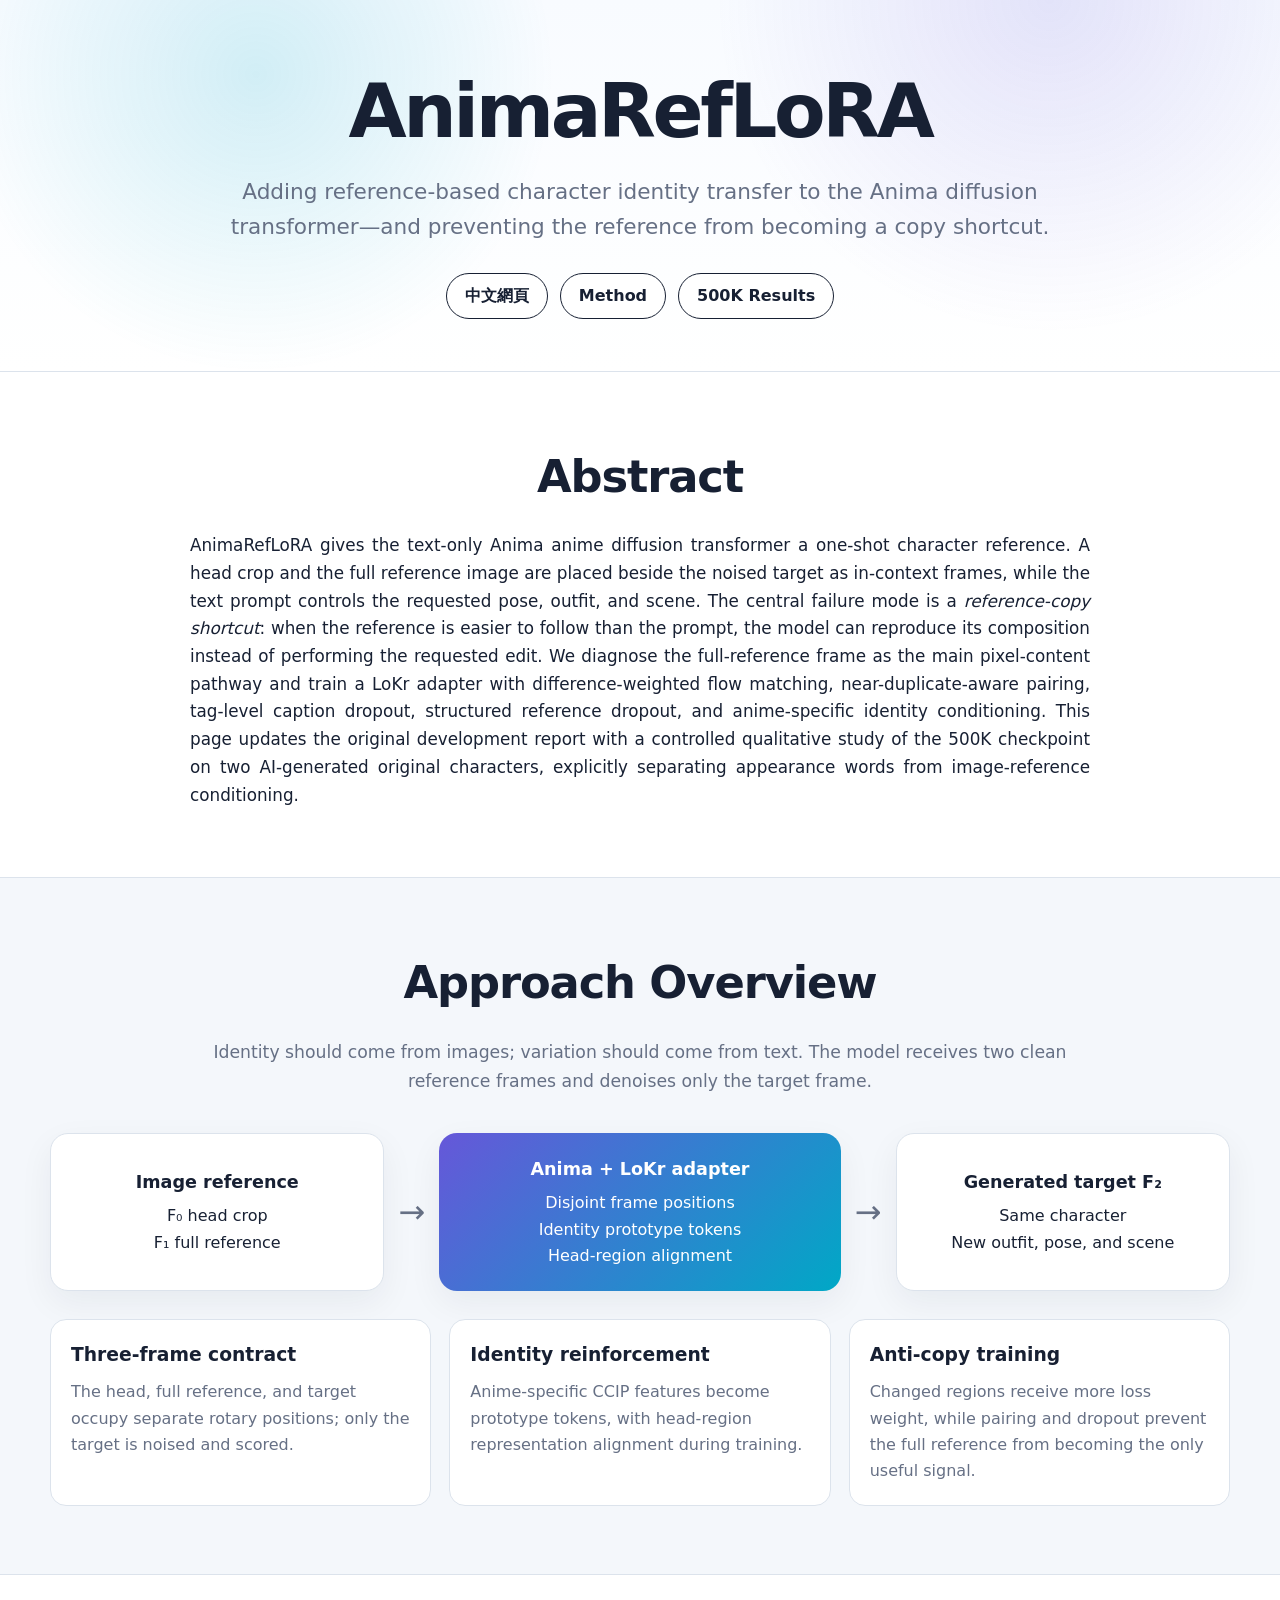
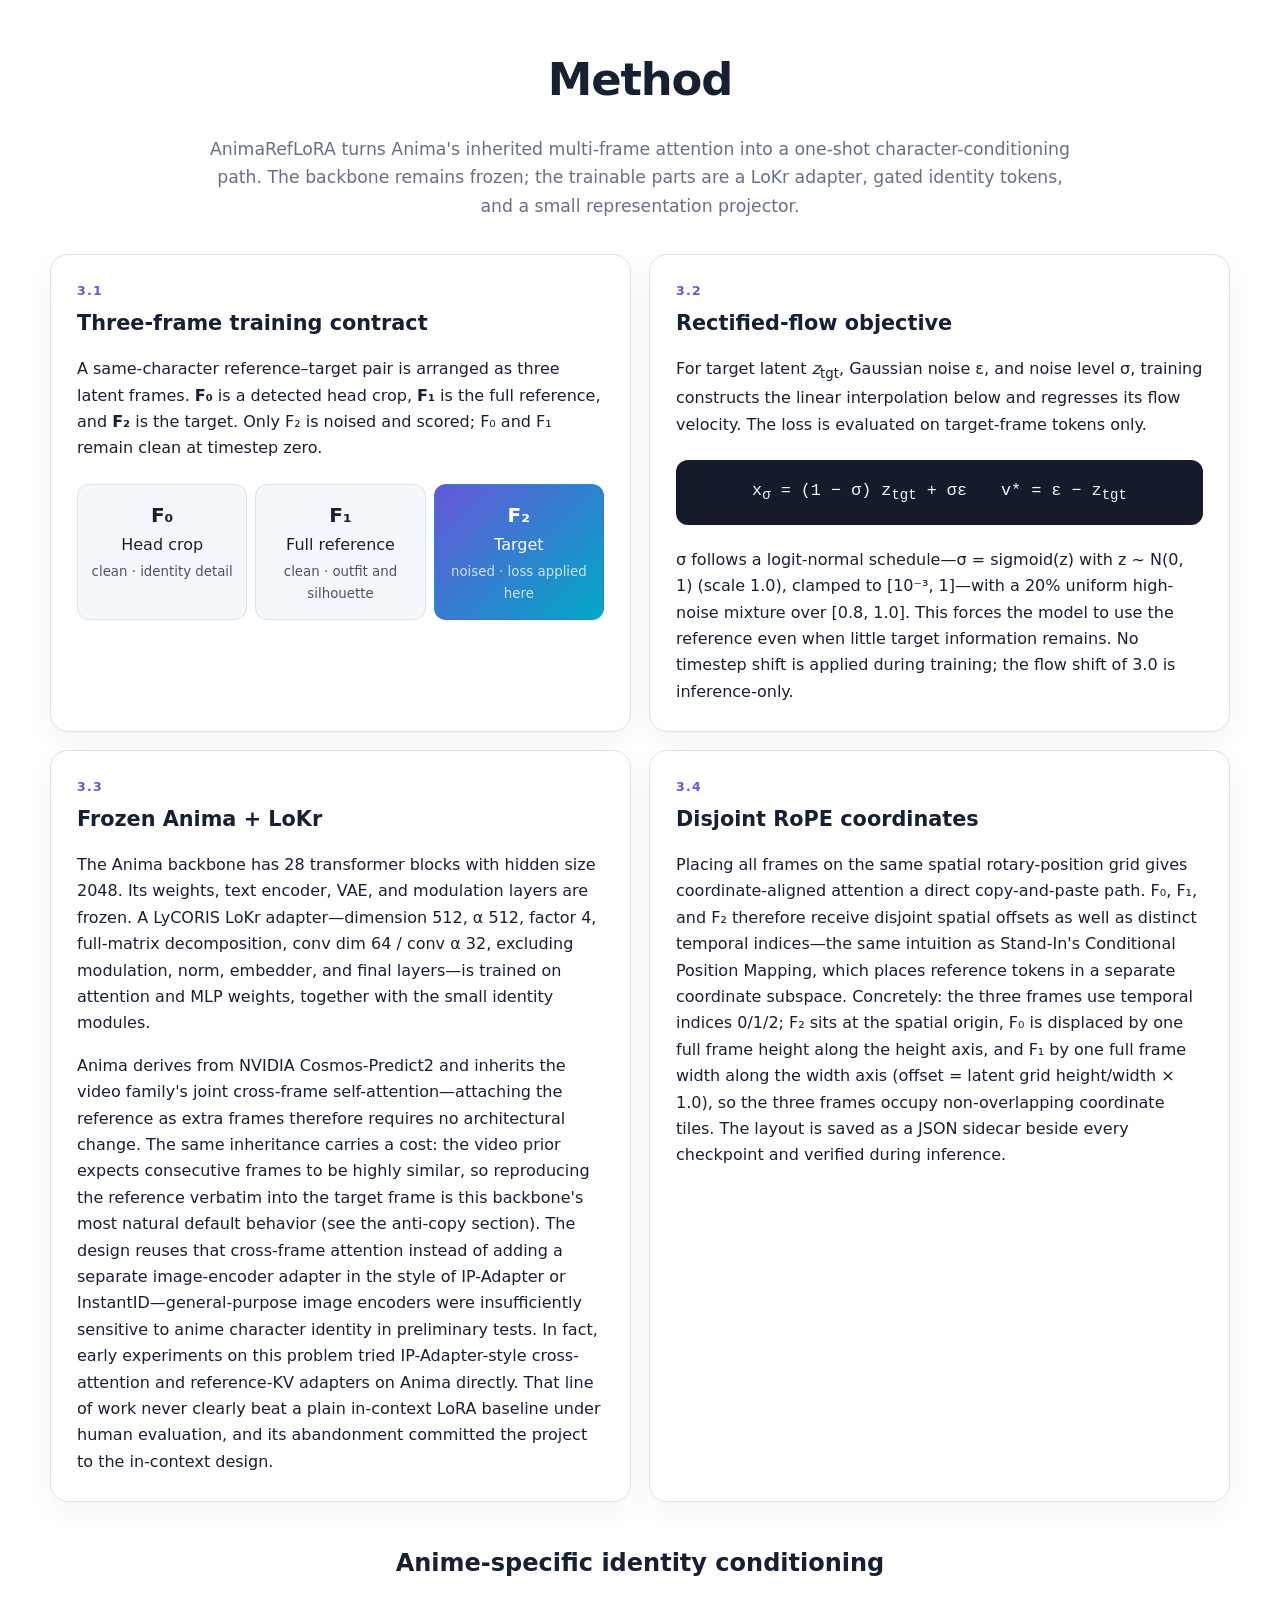
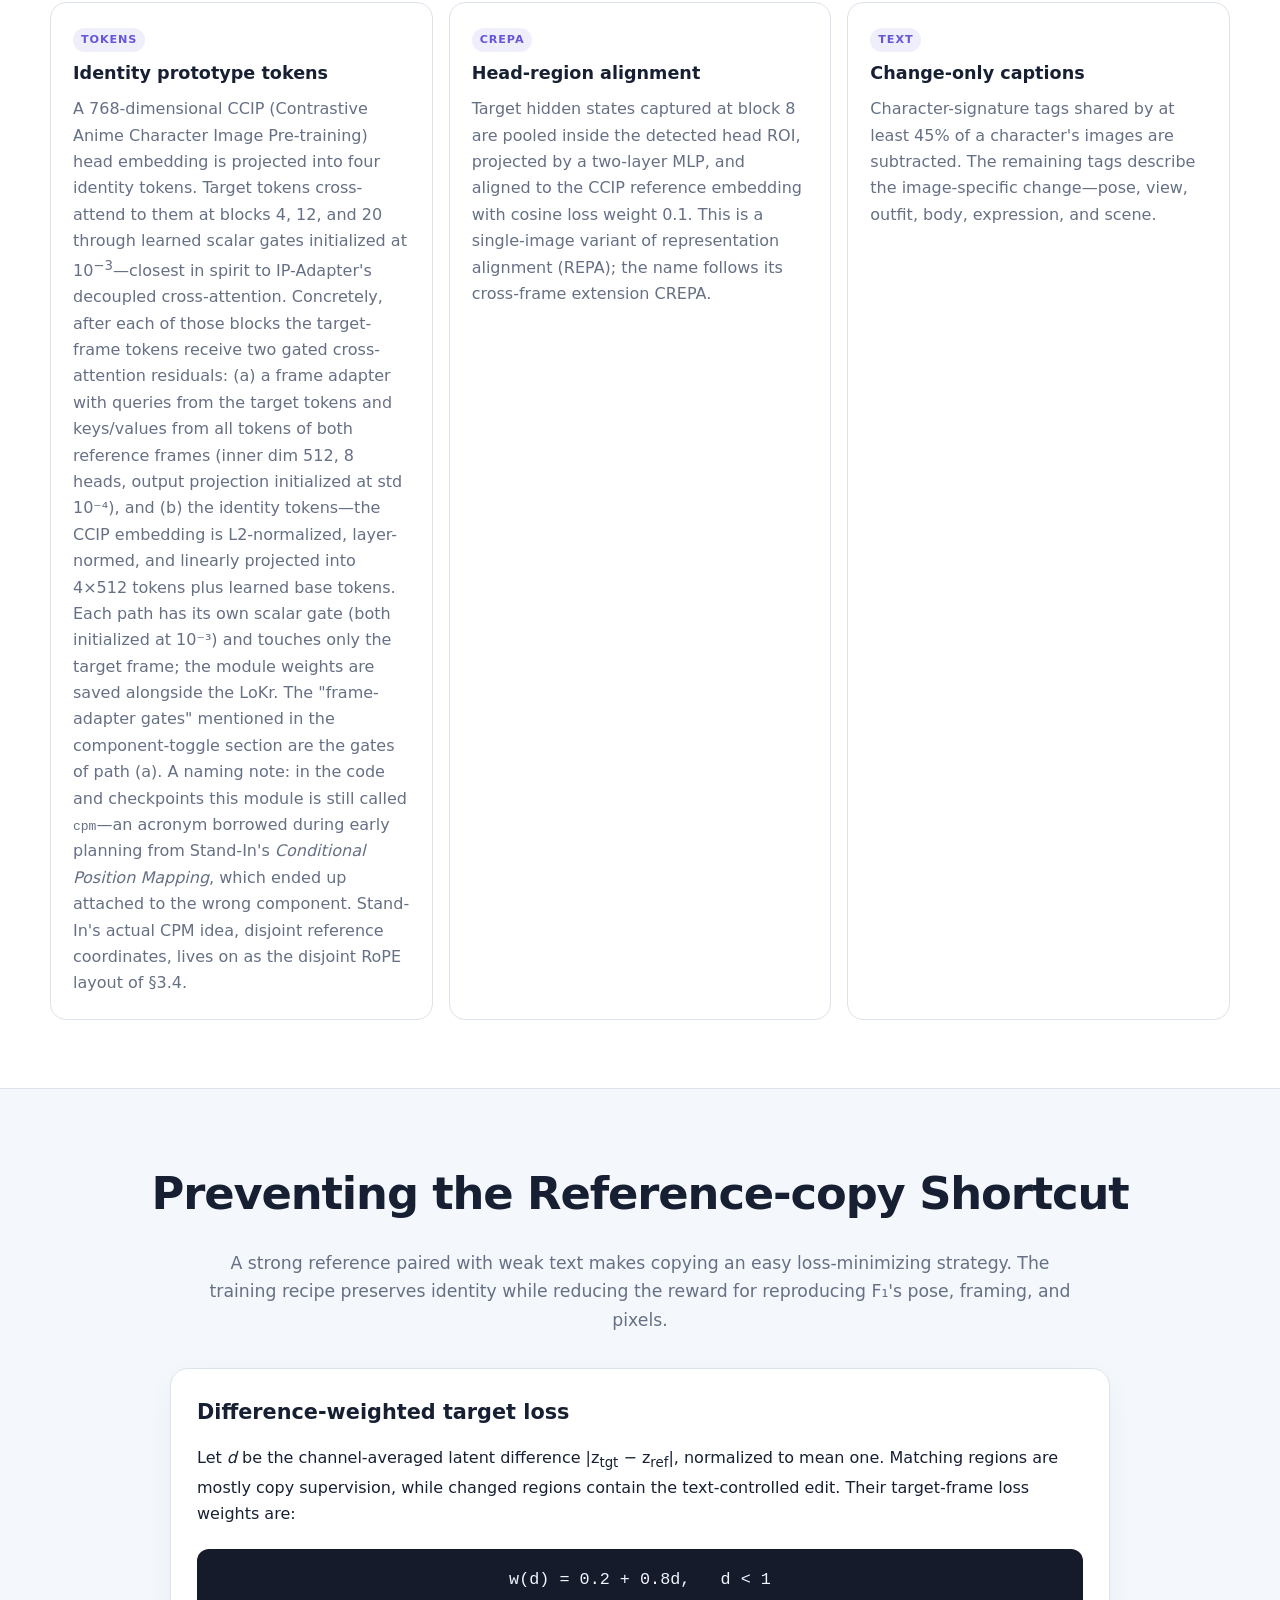
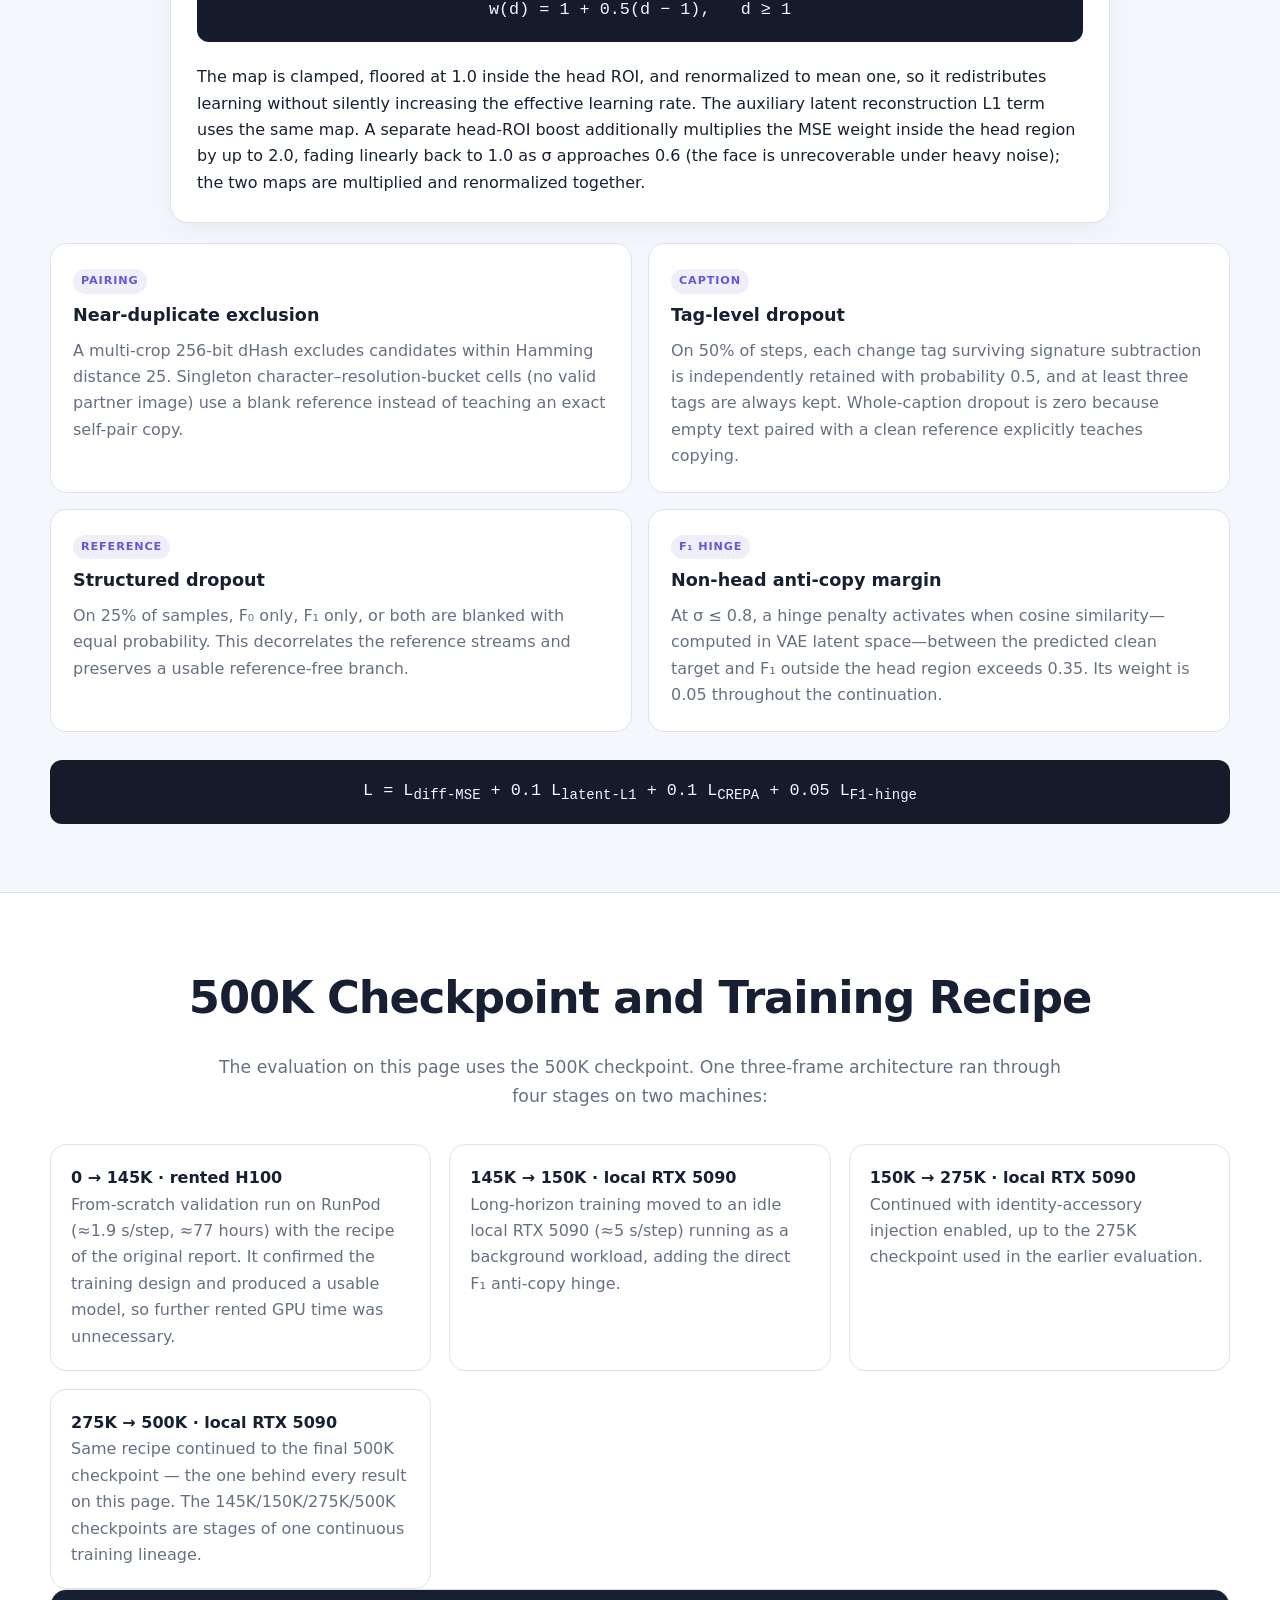
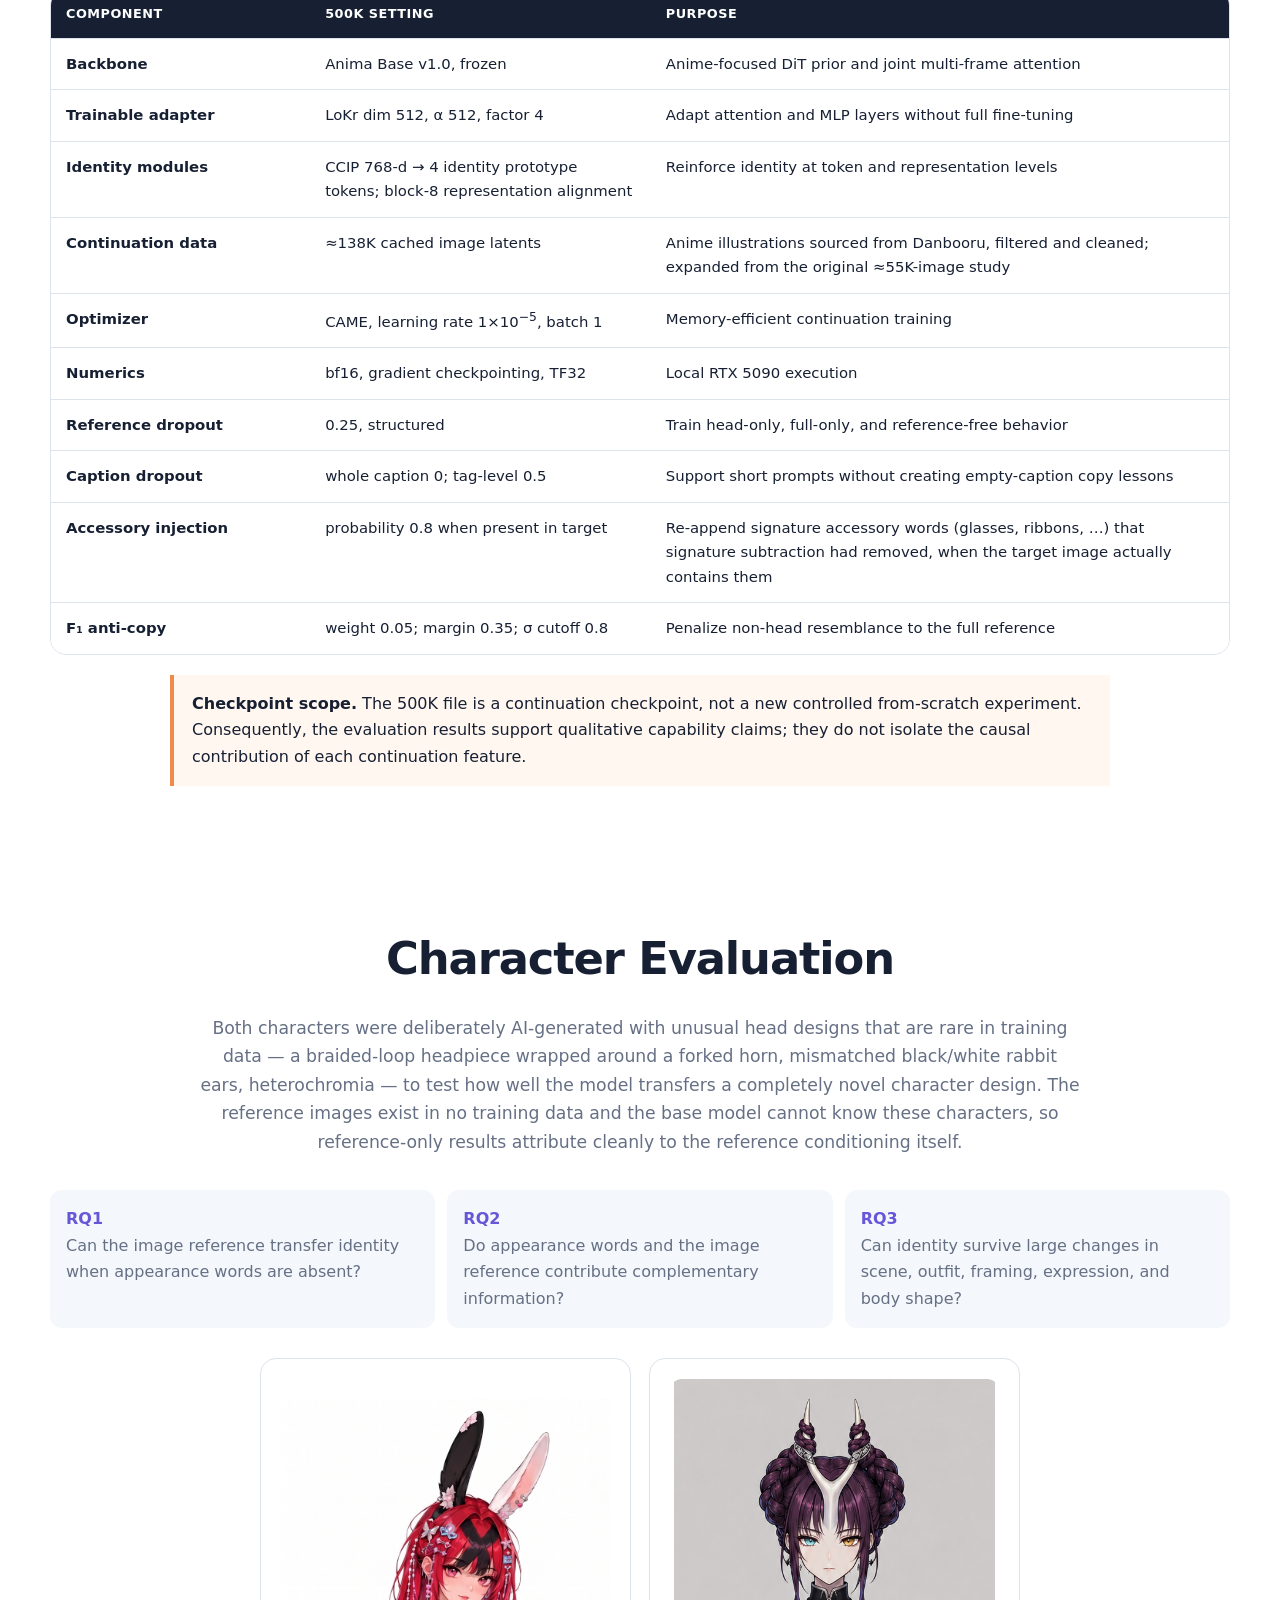
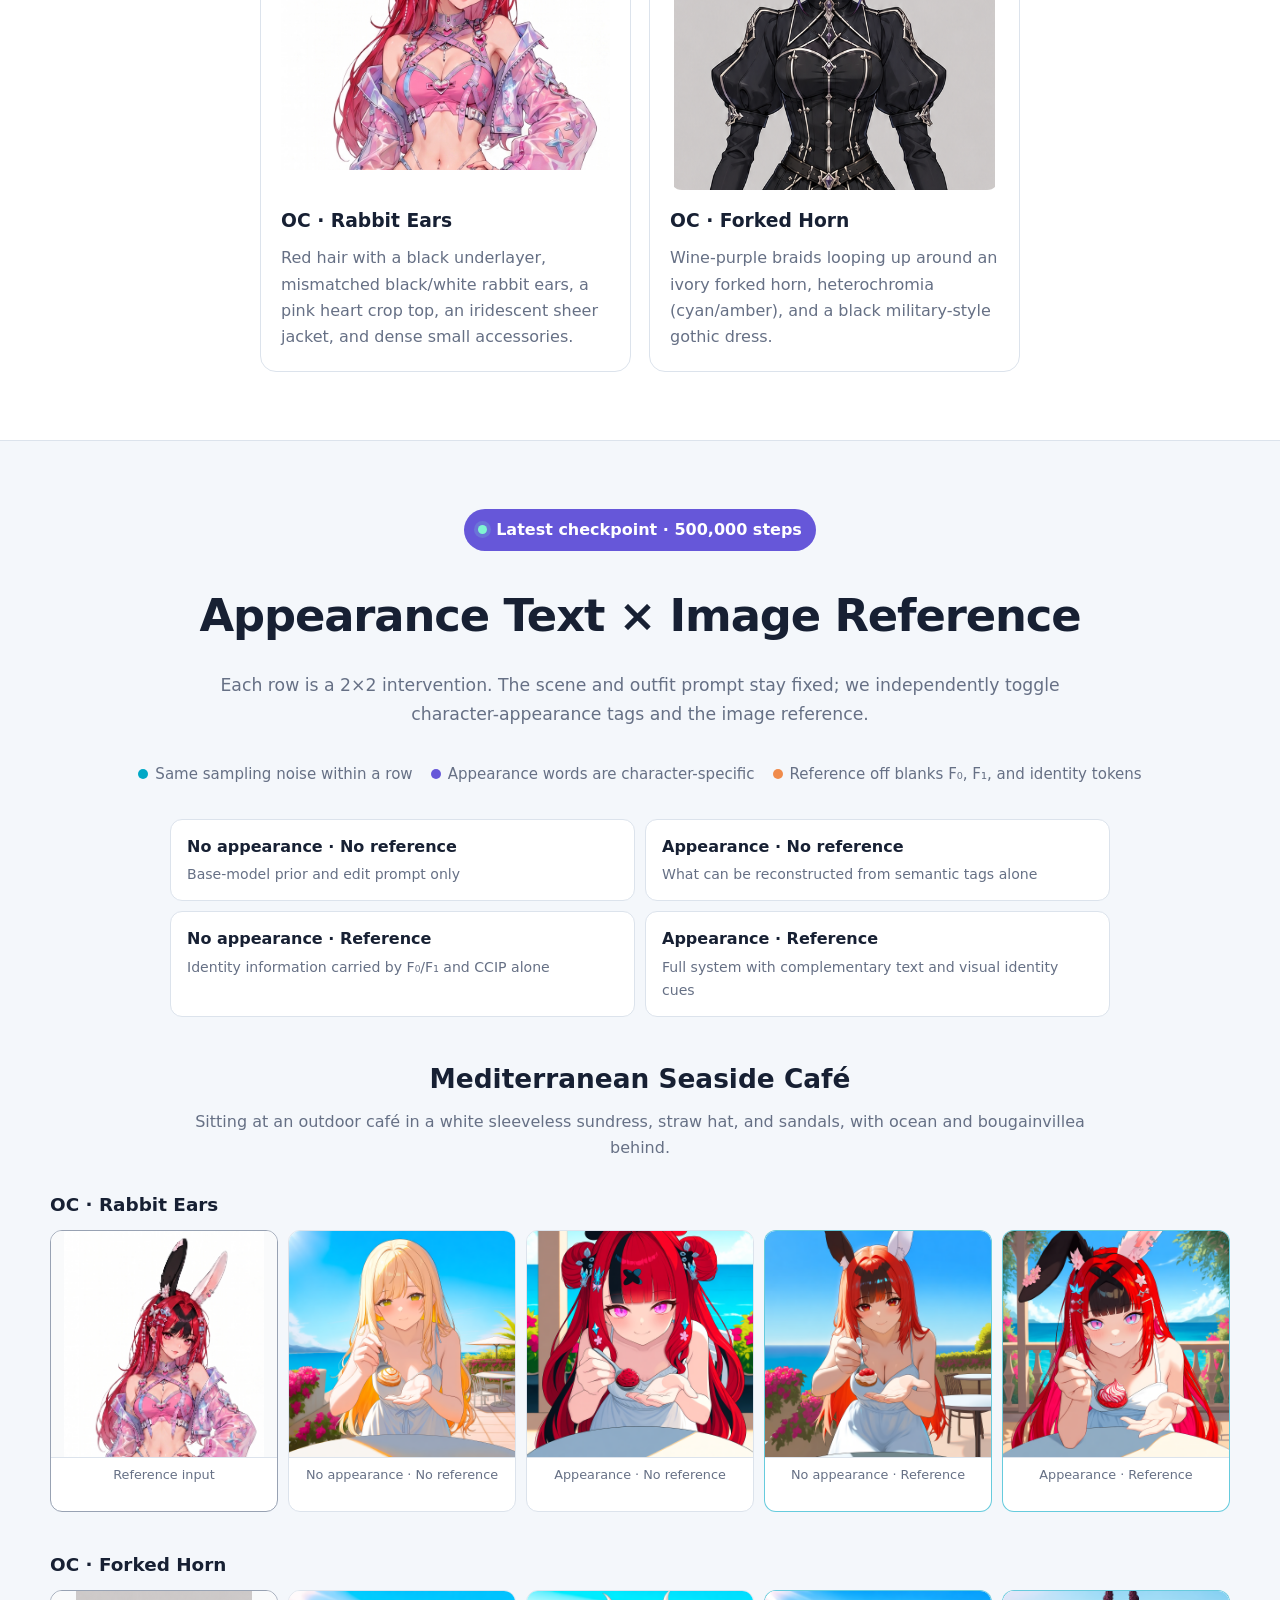
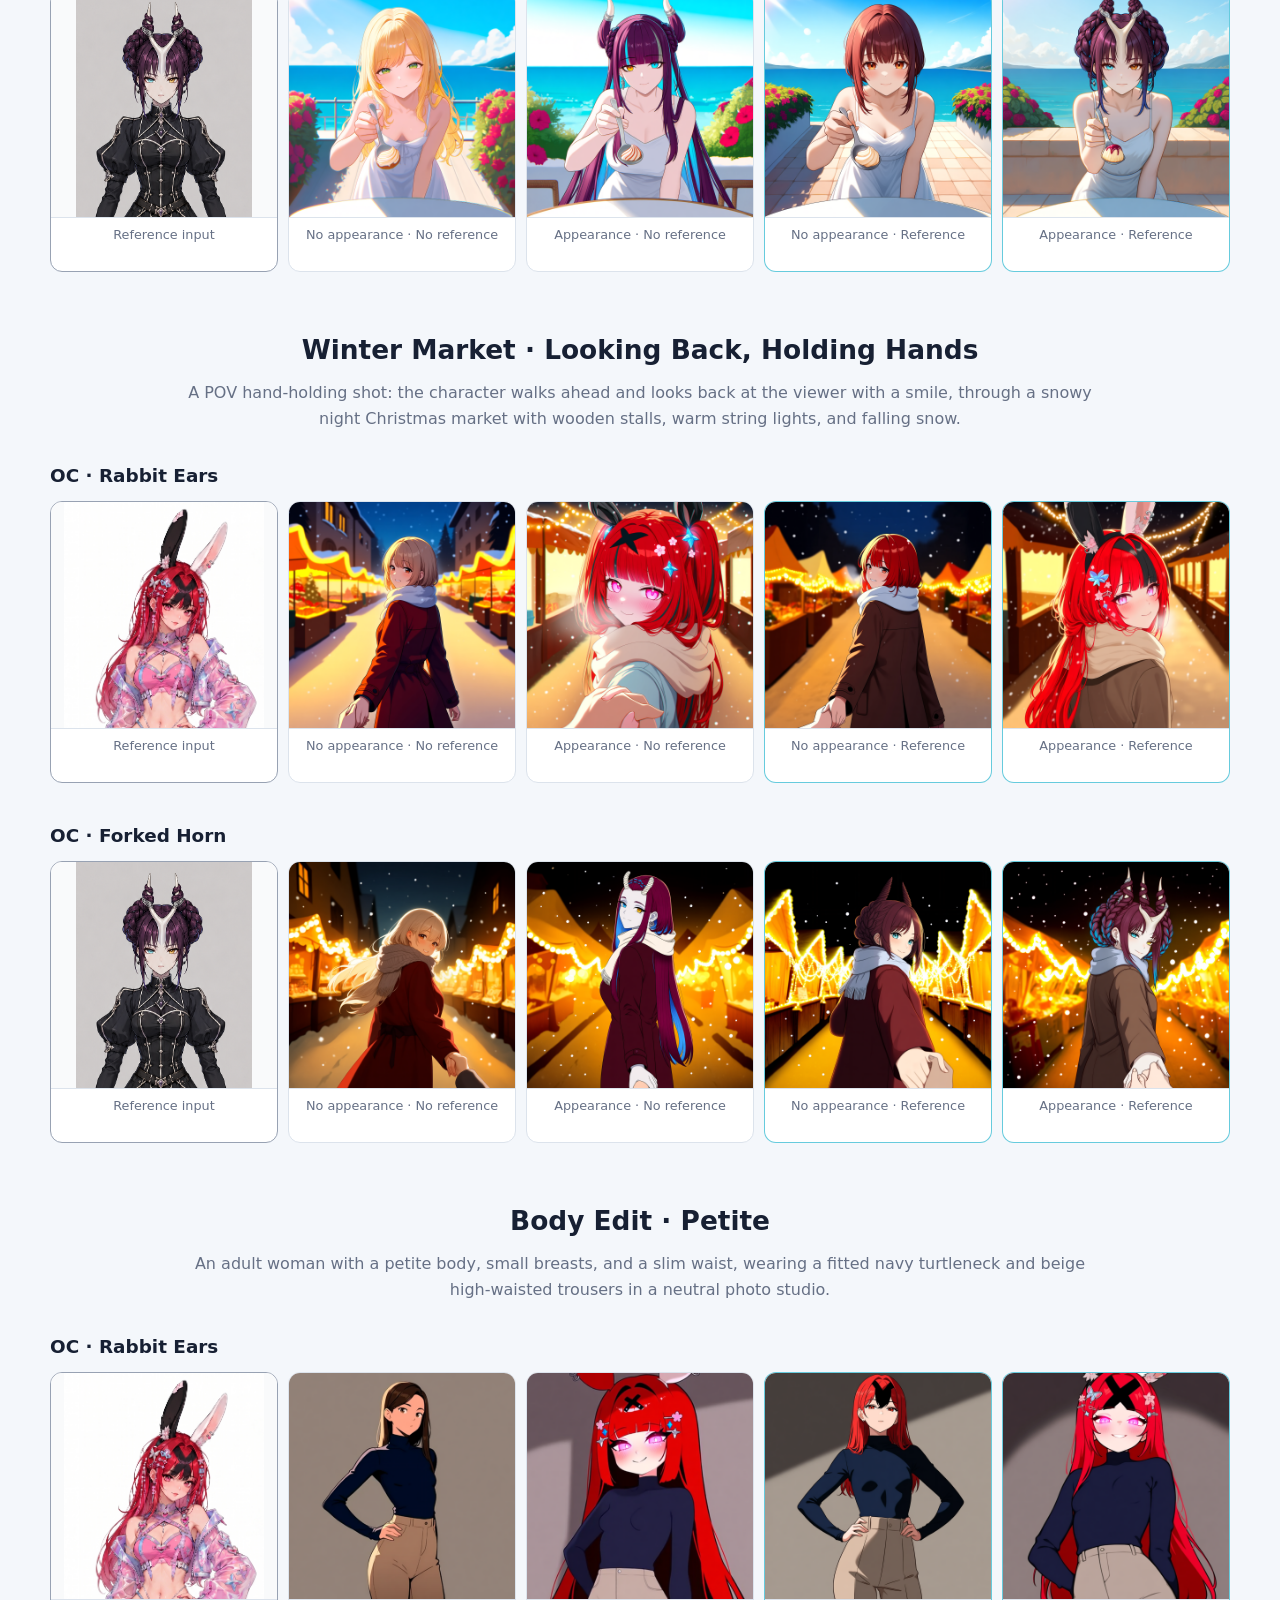
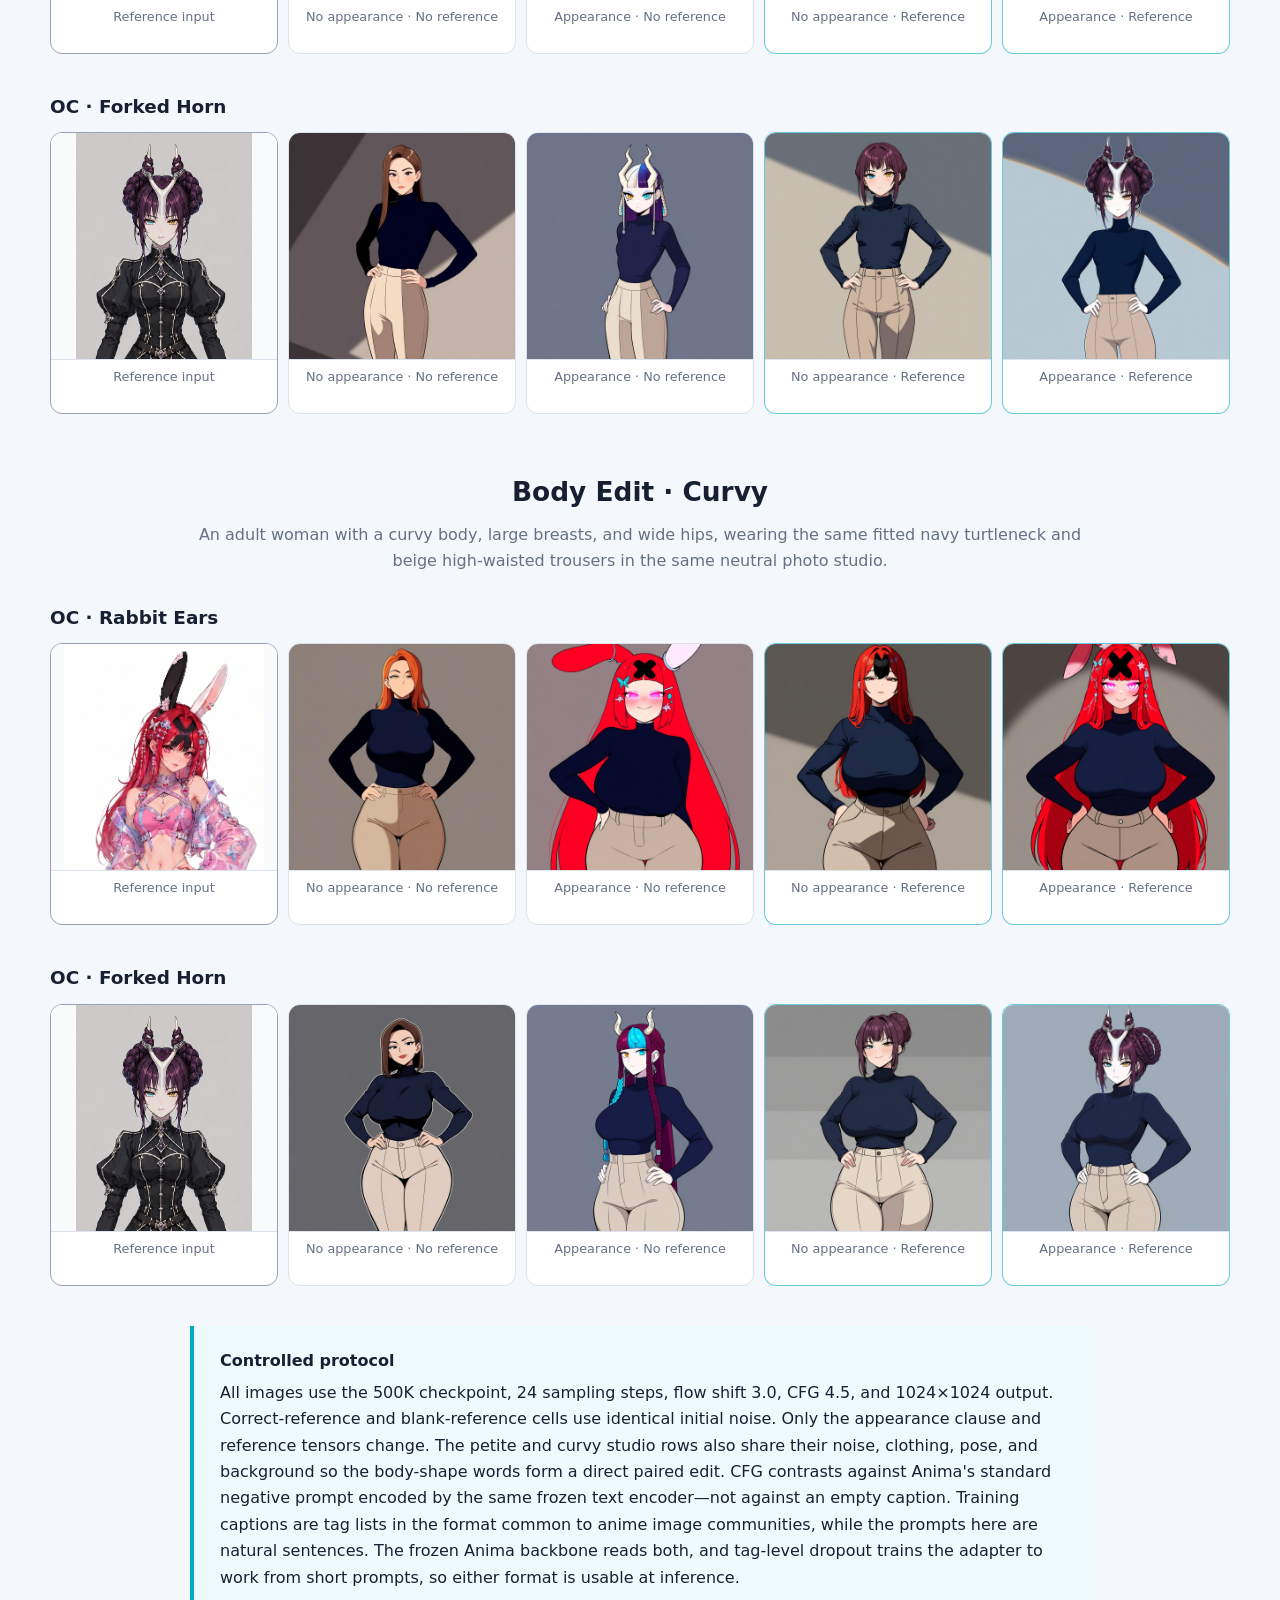
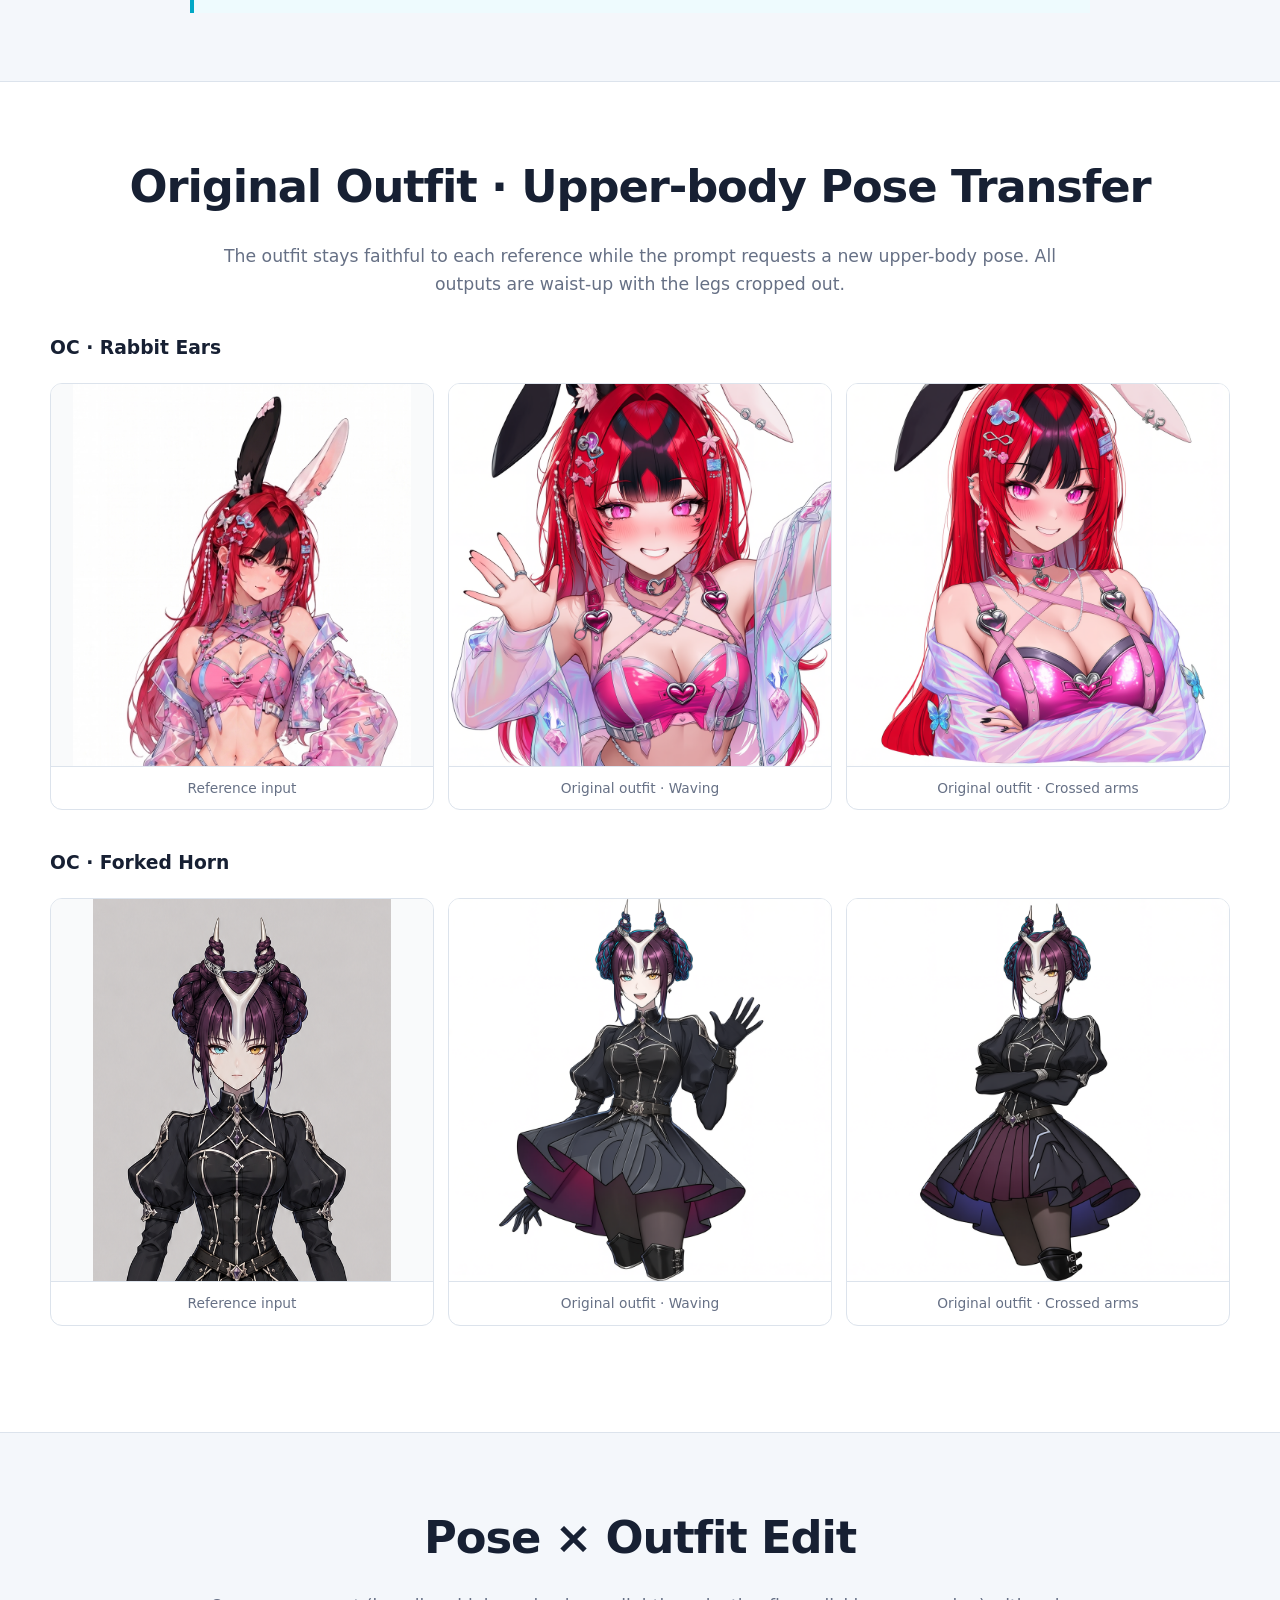
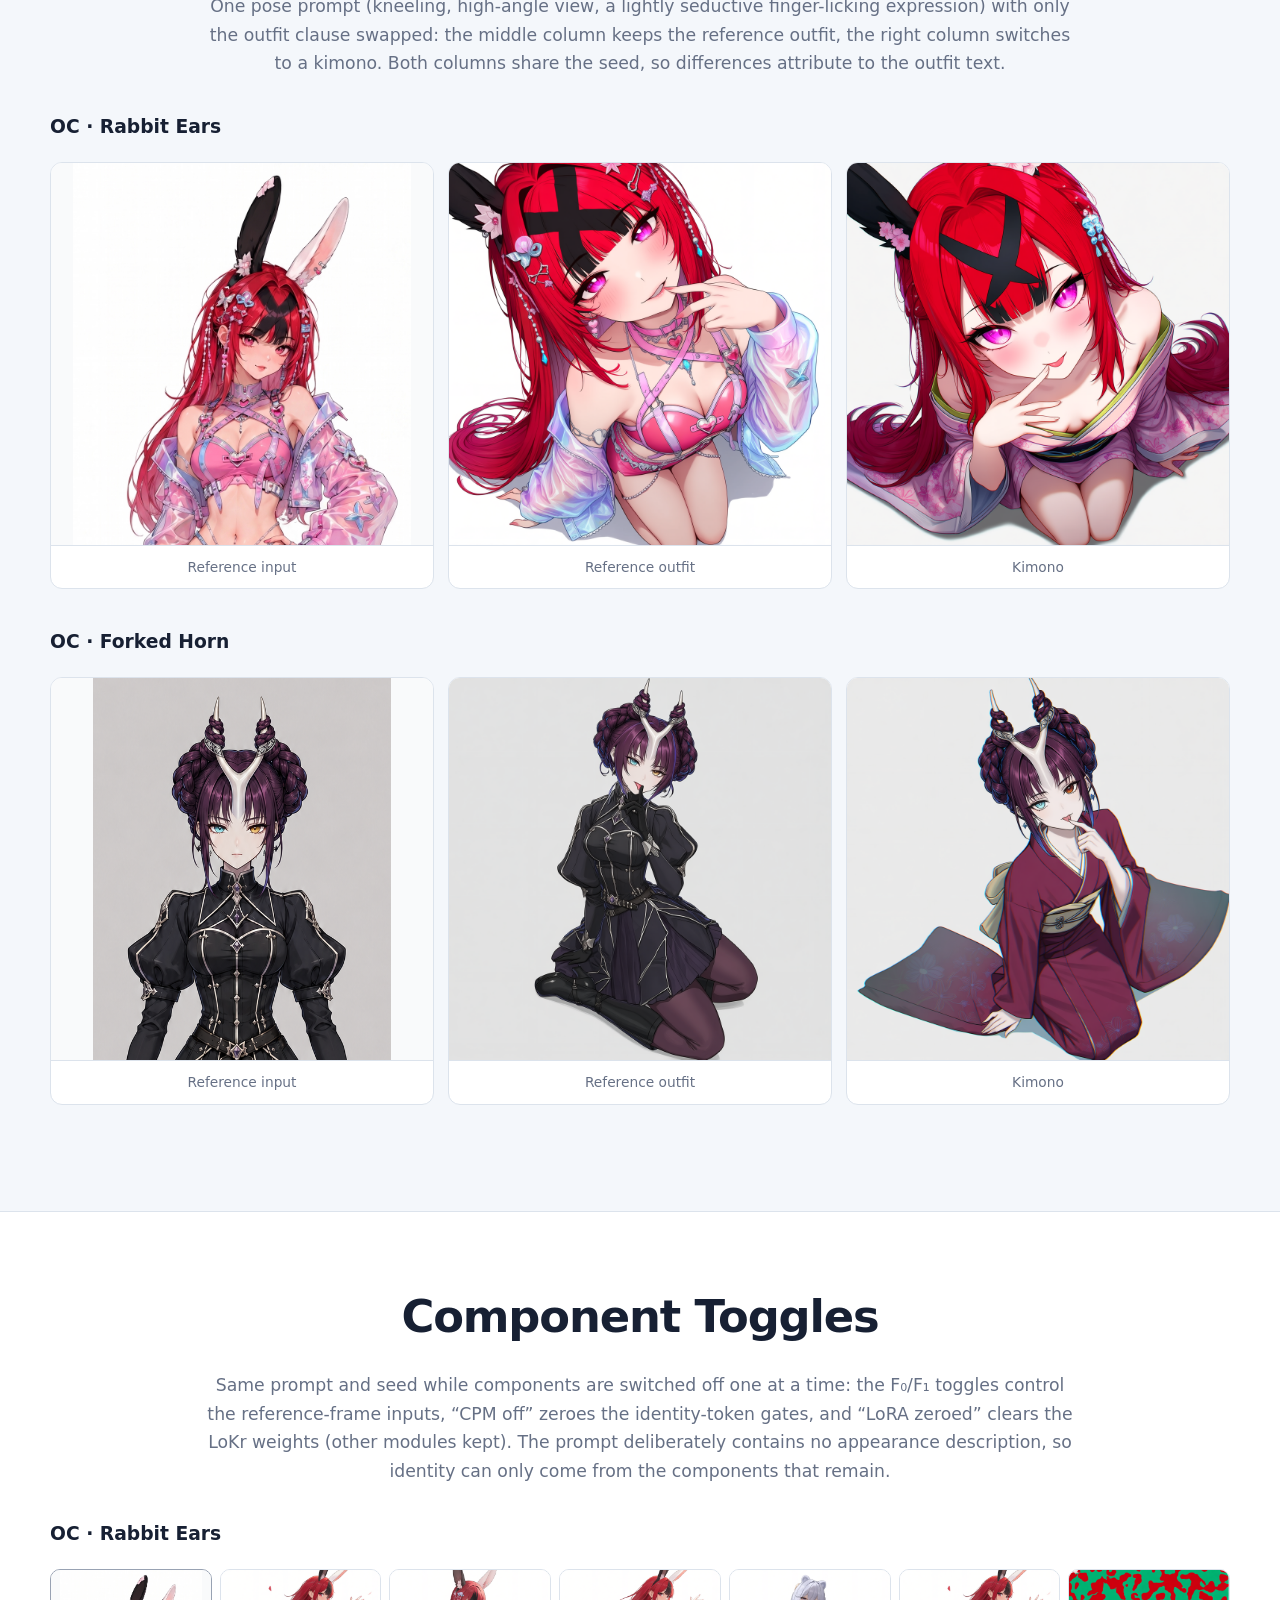
<file: blog/index.html>
<!doctype html>
<html lang="en">
<head>
  <meta charset="utf-8">
  <meta name="viewport" content="width=device-width, initial-scale=1">
  <meta name="description" content="AnimaRefLoRA adds reference-based anime character identity transfer to Anima and studies the reference-copy shortcut.">
  <title>AnimaRefLoRA — Reference-Based Character Identity Transfer</title>
  <link rel="stylesheet" href="assets/style.css">
</head>
<body>
  <header class="hero">
    <div class="wrap">
      <h1>AnimaRefLoRA</h1>
      <p class="subtitle">Adding reference-based character identity transfer to the Anima diffusion transformer—and preventing the reference from becoming a copy shortcut.</p>
      <nav class="buttons" aria-label="Project links">
        <a class="button" href="index_zh.html" lang="zh-Hant">中文網頁</a>
        <a class="button" href="#method">Method</a>
        <a class="button" href="#comparison">500K Results</a>
      </nav>
    </div>
  </header>

  <main>
    <section>
      <div class="wrap">
        <h2>Abstract</h2>
        <p class="abstract">AnimaRefLoRA gives the text-only Anima anime diffusion transformer a one-shot character reference. A head crop and the full reference image are placed beside the noised target as in-context frames, while the text prompt controls the requested pose, outfit, and scene. The central failure mode is a <em>reference-copy shortcut</em>: when the reference is easier to follow than the prompt, the model can reproduce its composition instead of performing the requested edit. We diagnose the full-reference frame as the main pixel-content pathway and train a LoKr adapter with difference-weighted flow matching, near-duplicate-aware pairing, tag-level caption dropout, structured reference dropout, and anime-specific identity conditioning. This page updates the original development report with a controlled qualitative study of the 500K checkpoint on two AI-generated original characters, explicitly separating appearance words from image-reference conditioning.</p>
      </div>
    </section>

    <section class="alt" id="approach">
      <div class="wrap">
        <h2>Approach Overview</h2>
        <p class="lead">Identity should come from images; variation should come from text. The model receives two clean reference frames and denoises only the target frame.</p>
        <div class="pipeline" role="img" aria-label="Head and full reference frames plus a text edit prompt feed the Anima DiT, which generates a new target image.">
          <div class="node"><div><strong>Image reference</strong>F₀ head crop<br>F₁ full reference</div></div>
          <div class="arrow" aria-hidden="true">→</div>
          <div class="node core"><div><strong>Anima + LoKr adapter</strong>Disjoint frame positions<br>Identity prototype tokens<br>Head-region alignment</div></div>
          <div class="arrow" aria-hidden="true">→</div>
          <div class="node"><div><strong>Generated target F₂</strong>Same character<br>New outfit, pose, and scene</div></div>
        </div>
        <div class="method-notes">
          <article class="note"><h3>Three-frame contract</h3><p>The head, full reference, and target occupy separate rotary positions; only the target is noised and scored.</p></article>
          <article class="note"><h3>Identity reinforcement</h3><p>Anime-specific CCIP features become prototype tokens, with head-region representation alignment during training.</p></article>
          <article class="note"><h3>Anti-copy training</h3><p>Changed regions receive more loss weight, while pairing and dropout prevent the full reference from becoming the only useful signal.</p></article>
        </div>
      </div>
    </section>

    <section id="method">
      <div class="wrap">
        <h2>Method</h2>
        <p class="lead">AnimaRefLoRA turns Anima's inherited multi-frame attention into a one-shot character-conditioning path. The backbone remains frozen; the trainable parts are a LoKr adapter, gated identity tokens, and a small representation projector.</p>

        <div class="paper-grid">
          <article class="paper-block">
            <p class="section-number">3.1</p>
            <h3>Three-frame training contract</h3>
            <p>A same-character reference–target pair is arranged as three latent frames. <strong>F₀</strong> is a detected head crop, <strong>F₁</strong> is the full reference, and <strong>F₂</strong> is the target. Only F₂ is noised and scored; F₀ and F₁ remain clean at timestep zero.</p>
            <div class="frame-contract" aria-label="Three-frame reference training contract">
              <div><strong>F₀</strong><span>Head crop</span><small>clean · identity detail</small></div>
              <div><strong>F₁</strong><span>Full reference</span><small>clean · outfit and silhouette</small></div>
              <div class="target"><strong>F₂</strong><span>Target</span><small>noised · loss applied here</small></div>
            </div>
          </article>

          <article class="paper-block">
            <p class="section-number">3.2</p>
            <h3>Rectified-flow objective</h3>
            <p>For target latent <em>z</em><sub>tgt</sub>, Gaussian noise ε, and noise level σ, training constructs the linear interpolation below and regresses its flow velocity. The loss is evaluated on target-frame tokens only.</p>
            <div class="equation"><span>x<sub>σ</sub> = (1 − σ) z<sub>tgt</sub> + σε</span><span>v* = ε − z<sub>tgt</sub></span></div>
            <p>σ follows a logit-normal schedule—σ = sigmoid(z) with z ~ N(0, 1) (scale 1.0), clamped to [10⁻³, 1]—with a 20% uniform high-noise mixture over [0.8, 1.0]. This forces the model to use the reference even when little target information remains. No timestep shift is applied during training; the flow shift of 3.0 is inference-only.</p>
          </article>

          <article class="paper-block">
            <p class="section-number">3.3</p>
            <h3>Frozen Anima + LoKr</h3>
            <p>The Anima backbone has 28 transformer blocks with hidden size 2048. Its weights, text encoder, VAE, and modulation layers are frozen. A LyCORIS LoKr adapter—dimension 512, α 512, factor 4, full-matrix decomposition, conv dim 64 / conv α 32, excluding modulation, norm, embedder, and final layers—is trained on attention and MLP weights, together with the small identity modules.</p>
            <p>Anima derives from NVIDIA Cosmos-Predict2 and inherits the video family's joint cross-frame self-attention—attaching the reference as extra frames therefore requires no architectural change. The same inheritance carries a cost: the video prior expects consecutive frames to be highly similar, so reproducing the reference verbatim into the target frame is this backbone's most natural default behavior (see the anti-copy section). The design reuses that cross-frame attention instead of adding a separate image-encoder adapter in the style of IP-Adapter or InstantID—general-purpose image encoders were insufficiently sensitive to anime character identity in preliminary tests. In fact, early experiments on this problem tried IP-Adapter-style cross-attention and reference-KV adapters on Anima directly. That line of work never clearly beat a plain in-context LoRA baseline under human evaluation, and its abandonment committed the project to the in-context design.</p>
          </article>

          <article class="paper-block">
            <p class="section-number">3.4</p>
            <h3>Disjoint RoPE coordinates</h3>
            <p>Placing all frames on the same spatial rotary-position grid gives coordinate-aligned attention a direct copy-and-paste path. F₀, F₁, and F₂ therefore receive disjoint spatial offsets as well as distinct temporal indices—the same intuition as Stand-In's Conditional Position Mapping, which places reference tokens in a separate coordinate subspace. Concretely: the three frames use temporal indices 0/1/2; F₂ sits at the spatial origin, F₀ is displaced by one full frame height along the height axis, and F₁ by one full frame width along the width axis (offset = latent grid height/width × 1.0), so the three frames occupy non-overlapping coordinate tiles. The layout is saved as a JSON sidecar beside every checkpoint and verified during inference.</p>
          </article>
        </div>

        <h3 class="subheading">Anime-specific identity conditioning</h3>
        <div class="technical-grid">
          <article class="tech-card"><span class="tech-label">TOKENS</span><h3>Identity prototype tokens</h3><p>A 768-dimensional CCIP (Contrastive Anime Character Image Pre-training) head embedding is projected into four identity tokens. Target tokens cross-attend to them at blocks 4, 12, and 20 through learned scalar gates initialized at 10<sup>−3</sup>—closest in spirit to IP-Adapter's decoupled cross-attention. Concretely, after each of those blocks the target-frame tokens receive two gated cross-attention residuals: (a) a frame adapter with queries from the target tokens and keys/values from all tokens of both reference frames (inner dim 512, 8 heads, output projection initialized at std 10⁻⁴), and (b) the identity tokens—the CCIP embedding is L2-normalized, layer-normed, and linearly projected into 4×512 tokens plus learned base tokens. Each path has its own scalar gate (both initialized at 10⁻³) and touches only the target frame; the module weights are saved alongside the LoKr. The "frame-adapter gates" mentioned in the component-toggle section are the gates of path (a). A naming note: in the code and checkpoints this module is still called <code>cpm</code>—an acronym borrowed during early planning from Stand-In's <em>Conditional Position Mapping</em>, which ended up attached to the wrong component. Stand-In's actual CPM idea, disjoint reference coordinates, lives on as the disjoint RoPE layout of §3.4.</p></article>
          <article class="tech-card"><span class="tech-label">CREPA</span><h3>Head-region alignment</h3><p>Target hidden states captured at block 8 are pooled inside the detected head ROI, projected by a two-layer MLP, and aligned to the CCIP reference embedding with cosine loss weight 0.1. This is a single-image variant of representation alignment (REPA); the name follows its cross-frame extension CREPA.</p></article>
          <article class="tech-card"><span class="tech-label">TEXT</span><h3>Change-only captions</h3><p>Character-signature tags shared by at least 45% of a character's images are subtracted. The remaining tags describe the image-specific change—pose, view, outfit, body, expression, and scene.</p></article>
        </div>
      </div>
    </section>

    <section class="alt" id="anti-copy">
      <div class="wrap">
        <h2>Preventing the Reference-copy Shortcut</h2>
        <p class="lead">A strong reference paired with weak text makes copying an easy loss-minimizing strategy. The training recipe preserves identity while reducing the reward for reproducing F₁'s pose, framing, and pixels.</p>

        <div class="loss-box">
          <h3>Difference-weighted target loss</h3>
          <p>Let <em>d</em> be the channel-averaged latent difference |z<sub>tgt</sub> − z<sub>ref</sub>|, normalized to mean one. Matching regions are mostly copy supervision, while changed regions contain the text-controlled edit. Their target-frame loss weights are:</p>
          <div class="equation piecewise"><span>w(d) = 0.2 + 0.8d, &nbsp; d &lt; 1</span><span>w(d) = 1 + 0.5(d − 1), &nbsp; d ≥ 1</span></div>
          <p>The map is clamped, floored at 1.0 inside the head ROI, and renormalized to mean one, so it redistributes learning without silently increasing the effective learning rate. The auxiliary latent reconstruction L1 term uses the same map. A separate head-ROI boost additionally multiplies the MSE weight inside the head region by up to 2.0, fading linearly back to 1.0 as σ approaches 0.6 (the face is unrecoverable under heavy noise); the two maps are multiplied and renormalized together.</p>
        </div>

        <div class="technical-grid anti-grid">
          <article class="tech-card"><span class="tech-label">PAIRING</span><h3>Near-duplicate exclusion</h3><p>A multi-crop 256-bit dHash excludes candidates within Hamming distance 25. Singleton character–resolution-bucket cells (no valid partner image) use a blank reference instead of teaching an exact self-pair copy.</p></article>
          <article class="tech-card"><span class="tech-label">CAPTION</span><h3>Tag-level dropout</h3><p>On 50% of steps, each change tag surviving signature subtraction is independently retained with probability 0.5, and at least three tags are always kept. Whole-caption dropout is zero because empty text paired with a clean reference explicitly teaches copying.</p></article>
          <article class="tech-card"><span class="tech-label">REFERENCE</span><h3>Structured dropout</h3><p>On 25% of samples, F₀ only, F₁ only, or both are blanked with equal probability. This decorrelates the reference streams and preserves a usable reference-free branch.</p></article>
          <article class="tech-card"><span class="tech-label">F₁ HINGE</span><h3>Non-head anti-copy margin</h3><p>At σ ≤ 0.8, a hinge penalty activates when cosine similarity—computed in VAE latent space—between the predicted clean target and F₁ outside the head region exceeds 0.35. Its weight is 0.05 throughout the continuation.</p></article>
        </div>

        <div class="equation total-loss"><span>L = L<sub>diff-MSE</sub> + 0.1 L<sub>latent-L1</sub> + 0.1 L<sub>CREPA</sub> + 0.05 L<sub>F1-hinge</sub></span></div>
      </div>
    </section>

    <section id="training-recipe">
      <div class="wrap">
        <h2>500K Checkpoint and Training Recipe</h2>
        <p class="lead">The evaluation on this page uses the 500K checkpoint. One three-frame architecture ran through four stages on two machines:</p>
        <div class="facts">
          <div class="fact"><strong>0 → 145K · rented H100</strong><p>From-scratch validation run on RunPod (≈1.9&nbsp;s/step, ≈77&nbsp;hours) with the recipe of the original report. It confirmed the training design and produced a usable model, so further rented GPU time was unnecessary.</p></div>
          <div class="fact"><strong>145K → 150K · local RTX 5090</strong><p>Long-horizon training moved to an idle local RTX&nbsp;5090 (≈5&nbsp;s/step) running as a background workload, adding the direct F₁ anti-copy hinge.</p></div>
          <div class="fact"><strong>150K → 275K · local RTX 5090</strong><p>Continued with identity-accessory injection enabled, up to the 275K checkpoint used in the earlier evaluation.</p></div>
          <div class="fact"><strong>275K → 500K · local RTX 5090</strong><p>Same recipe continued to the final 500K checkpoint — the one behind every result on this page. The 145K/150K/275K/500K checkpoints are stages of one continuous training lineage.</p></div>
        </div>
        <div class="table-wrap">
          <table class="spec-table">
            <thead><tr><th>Component</th><th>500K setting</th><th>Purpose</th></tr></thead>
            <tbody>
              <tr><td>Backbone</td><td>Anima Base v1.0, frozen</td><td>Anime-focused DiT prior and joint multi-frame attention</td></tr>
              <tr><td>Trainable adapter</td><td>LoKr dim 512, α 512, factor 4</td><td>Adapt attention and MLP layers without full fine-tuning</td></tr>
              <tr><td>Identity modules</td><td>CCIP 768-d → 4 identity prototype tokens; block-8 representation alignment</td><td>Reinforce identity at token and representation levels</td></tr>
              <tr><td>Continuation data</td><td>≈138K cached image latents</td><td>Anime illustrations sourced from Danbooru, filtered and cleaned; expanded from the original ≈55K-image study</td></tr>
              <tr><td>Optimizer</td><td>CAME, learning rate 1×10<sup>−5</sup>, batch 1</td><td>Memory-efficient continuation training</td></tr>
              <tr><td>Numerics</td><td>bf16, gradient checkpointing, TF32</td><td>Local RTX 5090 execution</td></tr>
              <tr><td>Reference dropout</td><td>0.25, structured</td><td>Train head-only, full-only, and reference-free behavior</td></tr>
              <tr><td>Caption dropout</td><td>whole caption 0; tag-level 0.5</td><td>Support short prompts without creating empty-caption copy lessons</td></tr>
              <tr><td>Accessory injection</td><td>probability 0.8 when present in target</td><td>Re-append signature accessory words (glasses, ribbons, …) that signature subtraction had removed, when the target image actually contains them</td></tr>
              <tr><td>F₁ anti-copy</td><td>weight 0.05; margin 0.35; σ cutoff 0.8</td><td>Penalize non-head resemblance to the full reference</td></tr>
            </tbody>
          </table>
        </div>
        <p class="disclosure"><strong>Checkpoint scope.</strong> The 500K file is a continuation checkpoint, not a new controlled from-scratch experiment. Consequently, the evaluation results support qualitative capability claims; they do not isolate the causal contribution of each continuation feature.</p>
      </div>
    </section>

    <section id="evaluation">
      <div class="wrap">
        <h2>Character Evaluation</h2>
        <p class="lead">Both characters were deliberately AI-generated with unusual head designs that are rare in training data — a braided-loop headpiece wrapped around a forked horn, mismatched black/white rabbit ears, heterochromia — to test how well the model transfers a completely novel character design. The reference images exist in no training data and the base model cannot know these characters, so reference-only results attribute cleanly to the reference conditioning itself.</p>
        <div class="research-questions">
          <span><strong>RQ1</strong> Can the image reference transfer identity when appearance words are absent?</span>
          <span><strong>RQ2</strong> Do appearance words and the image reference contribute complementary information?</span>
          <span><strong>RQ3</strong> Can identity survive large changes in scene, outfit, framing, expression, and body shape?</span>
        </div>
        <div class="character-grid">
          <article class="character"><img src="assets/references/oc_bunny.png" alt="Reference artwork of the rabbit-ear original character"><h3>OC · Rabbit Ears</h3><p>Red hair with a black underlayer, mismatched black/white rabbit ears, a pink heart crop top, an iridescent sheer jacket, and dense small accessories.</p></article>
          <article class="character"><img src="assets/references/oc_horns.png" alt="Reference artwork of the forked-horn original character"><h3>OC · Forked Horn</h3><p>Wine-purple braids looping up around an ivory forked horn, heterochromia (cyan/amber), and a black military-style gothic dress.</p></article>
        </div>
      </div>
    </section>

    <section class="alt" id="comparison">
      <div class="wrap">
        <div class="center"><span class="checkpoint">Latest checkpoint · 500,000 steps</span></div>
        <h2>Appearance Text × Image Reference</h2>
        <p class="lead">Each row is a 2×2 intervention. The scene and outfit prompt stay fixed; we independently toggle character-appearance tags and the image reference.</p>
        <div class="legend" aria-label="Comparison legend"><span>Same sampling noise within a row</span><span>Appearance words are character-specific</span><span>Reference off blanks F₀, F₁, and identity tokens</span></div>
        <div class="matrix-definition">
          <div><strong>No appearance · No reference</strong><span>Base-model prior and edit prompt only</span></div>
          <div><strong>Appearance · No reference</strong><span>What can be reconstructed from semantic tags alone</span></div>
          <div><strong>No appearance · Reference</strong><span>Identity information carried by F₀/F₁ and CCIP alone</span></div>
          <div><strong>Appearance · Reference</strong><span>Full system with complementary text and visual identity cues</span></div>
        </div>


        <article class="scene" data-scene="seaside_cafe">
          <h3>Mediterranean Seaside Café</h3>
          <p class="prompt">Sitting at an outdoor café in a white sleeveless sundress, straw hat, and sandals, with ocean and bougainvillea behind.</p>
          <div class="comparison-host"></div>
        </article>


        <article class="scene" data-scene="winter_closeup">
          <h3>Winter Market · Looking Back, Holding Hands</h3>
          <p class="prompt">A POV hand-holding shot: the character walks ahead and looks back at the viewer with a smile, through a snowy night Christmas market with wooden stalls, warm string lights, and falling snow.</p>
          <div class="comparison-host"></div>
        </article>

        <article class="scene" data-scene="petite_studio">
          <h3>Body Edit · Petite</h3>
          <p class="prompt">An adult woman with a petite body, small breasts, and a slim waist, wearing a fitted navy turtleneck and beige high-waisted trousers in a neutral photo studio.</p>
          <div class="comparison-host"></div>
        </article>

        <article class="scene" data-scene="curvy_studio">
          <h3>Body Edit · Curvy</h3>
          <p class="prompt">An adult woman with a curvy body, large breasts, and wide hips, wearing the same fitted navy turtleneck and beige high-waisted trousers in the same neutral photo studio.</p>
          <div class="comparison-host"></div>
        </article>

        <aside class="protocol"><strong>Controlled protocol</strong>All images use the 500K checkpoint, 24 sampling steps, flow shift 3.0, CFG 4.5, and 1024×1024 output. Correct-reference and blank-reference cells use identical initial noise. Only the appearance clause and reference tensors change. The petite and curvy studio rows also share their noise, clothing, pose, and background so the body-shape words form a direct paired edit. CFG contrasts against Anima's standard negative prompt encoded by the same frozen text encoder—not against an empty caption. Training captions are tag lists in the format common to anime image communities, while the prompts here are natural sentences. The frozen Anima backbone reads both, and tag-level dropout trains the adapter to work from short prompts, so either format is usable at inference.</aside>
      </div>
    </section>

    <section id="original-outfit">
      <div class="wrap">
        <h2>Original Outfit · Upper-body Pose Transfer</h2>
        <p class="lead">The outfit stays faithful to each reference while the prompt requests a new upper-body pose. All outputs are waist-up with the legs cropped out.</p>
        <div id="pose-gallery"></div>
      </div>
    </section>

    <section class="alt" id="outfit-edit">
      <div class="wrap">
        <h2>Pose × Outfit Edit</h2>
        <p class="lead">One pose prompt (kneeling, high-angle view, a lightly seductive finger-licking expression) with only the outfit clause swapped: the middle column keeps the reference outfit, the right column switches to a kimono. Both columns share the seed, so differences attribute to the outfit text.</p>
        <div id="outfit-gallery"></div>
      </div>
    </section>

    <section id="ablation">
      <div class="wrap">
        <h2>Component Toggles</h2>
        <p class="lead">Same prompt and seed while components are switched off one at a time: the F₀/F₁ toggles control the reference-frame inputs, “CPM off” zeroes the identity-token gates, and “LoRA zeroed” clears the LoKr weights (other modules kept). The prompt deliberately contains no appearance description, so identity can only come from the components that remain.</p>
        <div id="ablation-gallery"></div>
        <p class="disclosure"><strong>Quantitative reading.</strong> The output change from disabling each component spans orders of magnitude: zeroing the LoRA collapses the image entirely (~100% of pixels change), blanking the reference frames changes about half the image, and switching CPM off changes under 9% of pixels without altering the identity readout; the frame-adapter gates stayed near zero throughout training. In the single-frame cells, F₁-only stays far closer to the full system than F₀-only (11–27% vs 25–48% changed pixels) — the full reference frame carries most of the identity, consistent with the earlier factorial finding that F₁ is the content pathway. Checkpoint-trend probing further shows CPM's inference contribution peaking mid-training and then receding to negligible; we read it as a transitional scaffold during training (an identity carrier while the anti-copy losses suppress the F₁ pathway) rather than a necessary inference component. These identity modules were each added in response to failures observed during development and retained (see Limitations); whether a minimal LoKr-plus-anti-copy-recipe configuration suffices remains to be verified by a from-scratch subtractive ablation — including a two-frame F₁-only variant that drops F₀ (cutting attention cost to roughly 4/9 and removing the head-detector dependency) — listed as future work.</p>
      </div>
    </section>

    <section id="base-swap">
      <div class="wrap">
        <h2>Base-Model Portability</h2>
        <p class="lead">The adapter was trained only on the official Anima Base v1.0. Here the frozen backbone is swapped wholesale for a community finetune (WAI ANIMA v10) while the LoKr, identity modules, and RoPE layout load unchanged — same 500K checkpoint, prompt, and seed — on a new half-body scene: a bust shot from slightly below, playful wink, finger heart, and a neon night-street bokeh background. Larger community-expanded Anima variants (2.9B/3B-class layer expansions of the official 2B base) have since appeared; whether the adapter carries over to those expanded architectures has not yet been verified.</p>
        <div id="baseswap-gallery"></div>
        <p class="disclosure"><strong>Reading.</strong> Reference identity transfer holds on both bases — slightly weaker on the WAI base than on the official one, but still clearly effective — while style, shading, and lighting follow the base. The LoKr and identity modules encode the reference-conditioning behavior as weight deltas, and swapping the base applies the same deltas to a different image prior; since the deltas were learned against the official weights, the further a base drifts from that origin the larger the application error, so a slight identity weakening is exactly what one would expect. Any community base that keeps Anima's architecture and tensor shapes works directly; both the official and ComfyUI weight-naming formats load as-is. This is a single-scene, single-seed qualitative demonstration; each base's actual suitability still needs individual verification.</p>
      </div>
    </section>

    <section class="alt" id="findings">
      <div class="wrap">
        <h2>Qualitative Findings at 500K</h2>
        <p class="lead">The controlled grid is intended for input attribution, not cherry-picked ranking. Because paired cells share initial noise, visible changes can be associated with the appearance clause, the image reference, or their interaction.</p>
        <div class="findings-grid">
          <article><strong>Appearance text supplies semantic structure.</strong><p>Text alone reliably introduces describable traits such as the rabbit ears and the forked horn. It cannot recover reference-specific fine ornamentation that was never named.</p></article>
          <article><strong>The image supplies instance-level identity.</strong><p>Reference-only cells often inherit color layout, facial structure, or silhouette, but identity can weaken when the face occupies only a small part of the frame.</p></article>
          <article><strong>The two signals are complementary.</strong><p>The appearance-plus-reference condition is generally the most stable: text disambiguates salient attributes while F₀/F₁ and CCIP conditioning provide visual details not captured by tags.</p></article>
          <article><strong>Editing does not require copying composition.</strong><p>The same identities are rendered seated at a café, posing in close-up, and re-styled in the paired body edits, without reproducing the reference pose or the transparent-background layout of the source art.</p></article>
          <article><strong>Interactive compositions follow from text.</strong><p>The POV hand-holding look-back at the winter market and the seaside feeding shot both work — from a front-facing reference, the model produces viewer-directed interaction poses and expressions.</p></article>
          <article><strong>Body shape remains text-controllable.</strong><p>The petite and curvy rows share noise, clothing, pose, and background. Both characters show a clear chest and waist/hip change without requiring a different reference image.</p></article>
        </div>
        <p class="disclosure"><strong>Interpretation boundary.</strong> These are qualitative observations from one seed per row. They demonstrate supported behaviors and visible failure modes, but do not estimate success rates.</p>
      </div>
    </section>

    <section id="diagnosis">
      <div class="wrap">
        <h2>Evidence from the Earlier Study</h2>
        <p class="lead">Key measured conclusions from the earlier study that set the direction of the continuation training.</p>
        <div class="facts">
          <div class="fact"><strong>Whole-caption dropout</strong><p>A paired diagnostic recipe with whole-caption dropout began visibly copying around 10K steps, versus roughly 25K without it. Reference dropout also differed between the runs, so this is mechanism-consistent evidence rather than a single-variable ablation.</p></div>
          <div class="fact"><strong>F₁ is the content path</strong><p>A 16-way factorial generator toggled LoKr, the reference conditioner, F₀, and F₁. Regional normalized cross-correlation localized near-verbatim lower-body pixels primarily to the full-reference frame F₁.</p></div>
          <div class="fact"><strong>Near-duplicates are minor</strong><p>Loose-threshold near-duplicate pairs represented only about 0.4% of sampled same-character pairs. They are removed as a hygiene measure, but they cannot explain the earlier 41% human-labeled copy rate.</p></div>
        </div>
        <div class="table-wrap compact-table">
          <table class="spec-table">
            <thead><tr><th>Historical evaluation</th><th>Observation</th><th>What may be concluded</th></tr></thead>
            <tbody>
              <tr><td>22-reference benchmark at 80K</td><td>9/22 verbatim copies (41%)</td><td>The earlier recipe had a substantial shortcut problem.</td></tr>
              <tr><td>Resume with diff weighting and a lower head-region loss weight at 105K</td><td>1/22 copies (4.5%)</td><td>Consistent with faster exit from the copy phase; not a single-variable causal result.</td></tr>
              <tr><td>From-scratch validation run (planned 150K, stopped at 145K)</td><td>Copy phase peaked near 95K and collapsed after 100K</td><td>Training dynamics can also reduce copying without an intervention control.</td></tr>
            </tbody>
          </table>
        </div>
      </div>
    </section>

    <section class="alt" id="comfyui">
      <div class="wrap">
        <h2>ComfyUI Deployment</h2>
        <p class="lead">The model ships as a standalone ComfyUI plugin, <code>ComfyUI-AnimaRefLora</code>. You load a reference image, type a prompt, and get the same results as this report's evaluation pipeline.</p>

        <div class="loss-box">
          <h3>Why it does not use ComfyUI's own sampler</h3>
          <p>ComfyUI's built-in Anima sampler only supports RoPE positions up to <code>max_h = 120</code>. Our model places the two reference frames and the target at deliberately separated positions (§3.4), which require a much larger coordinate range. Squeezing them back into 120 would force the frames onto overlapping coordinates and re-open the copy-and-paste path the training removed. So the plugin skips KSampler entirely and samples with the project's own inference loop, using the exact RoPE layout saved next to each checkpoint.</p>
        </div>

        <div class="technical-grid">
          <article class="tech-card"><span class="tech-label">LOADER</span><h3>Anima RefLora Loader</h3><p>Loads everything as one bundle: the Anima base model, the trained LoKr weights, the identity modules, the RoPE layout, and the VAE. An optional node adds a regular Anima style LoRA on top.</p></article>
          <article class="tech-card"><span class="tech-label">ENCODE</span><h3>Anima Ref Encode</h3><p>Takes the reference image, detects the head, and turns both the head crop and the full image into the two reference frames plus the CCIP identity embedding. Output size is chosen here in 64-pixel steps (1024×1024, 1024×576, 1152×768, …); the reference is letterboxed rather than cropped.</p></article>
          <article class="tech-card"><span class="tech-label">SAMPLER</span><h3>Anima RefLora Sampler</h3><p>Generates the image with the project's own sampling loop—identical three-frame layout and guidance as in training. Without an extra style LoRA, outputs are bit-identical to the evaluation pipeline used on this page.</p></article>
        </div>

        <p>The node graph is simply <em>Load Image → Ref Encode → Sampler</em>, with the Loader supplying the model. A build script packs the plugin into a portable ~15&nbsp;MB folder containing the minimal inference code; models go into ComfyUI's usual <code>models/</code> folders. Inference is tested on a 32&nbsp;GB RTX&nbsp;5090 at 1024×1024; VRAM demand grows with output resolution. The plugin, code, and trained weights are publicly released; the weights are distributed via HuggingFace.</p>
      </div>
    </section>

    <section>
      <div class="wrap limitations">
        <h2>Limitations</h2>
        <p>The evaluation study is deliberately qualitative and small: two characters, four controlled edits, two original-outfit poses, and one seed per row. It separates inference inputs cleanly, but it is not an identity benchmark or a user study. The 500K model is a continuation run with several simultaneous changes, so this page does not attribute improvement to any one component. The reference images are AI-generated original designs rather than natural scene artwork, and the style of the generated references may itself influence output style. A full evaluation should add multiple seeds, blinded identity judgments, generated-to-reference CCIP scores, prompt-adherence metrics, copy detectors, and comparisons against encoder-based adapters.</p>
        <p>A further caveat: the training recipe accumulated over the course of the project rather than being designed as a minimal set. Development prioritized reaching a usable model as quickly as possible, so improvements were stacked — new mechanisms were added onto the existing recipe and training continued — rather than tested in isolation through controlled experiments. Each mechanism was introduced in response to a specific failure mode observed at the time and retained once the problem subsided; the full stack has not been re-ablated top-down. Some components may therefore be redundant or overlap in effect; a leaner recipe might achieve the same result while needing fewer specialized mechanisms—and fewer terms to describe them. This page documents the system as trained, not the smallest recipe that works. The training data is sourced from Danbooru; the code, the ComfyUI plugin, and the trained weights are publicly released.</p>
      </div>
    </section>

    <section id="references">
      <div class="wrap references">
        <h2>Selected References</h2>
        <ol>
          <li>CircleStone Labs and Comfy Org. <a href="https://huggingface.co/circlestone-labs/Anima" target="_blank" rel="noopener">Anima Base v1.0</a>, 2026.</li>
          <li>Lipman et al. <a href="https://arxiv.org/abs/2210.02747" target="_blank" rel="noopener">Flow Matching for Generative Modeling</a>, 2023.</li>
          <li>Liu, Gong, and Liu. <a href="https://arxiv.org/abs/2209.03003" target="_blank" rel="noopener">Flow Straight and Fast: Learning to Generate and Transfer Data with Rectified Flow</a>, 2022.</li>
          <li>Yeh et al. <a href="https://arxiv.org/abs/2309.14859" target="_blank" rel="noopener">Navigating Text-to-Image Customization: From LyCORIS Fine-Tuning to Model Evaluation</a>, 2024.</li>
          <li>Yu et al. <a href="https://arxiv.org/abs/2410.06940" target="_blank" rel="noopener">Representation Alignment for Generation</a>, 2025.</li>
          <li>Hwang et al. <a href="https://arxiv.org/abs/2506.09229" target="_blank" rel="noopener">Cross-Frame Representation Alignment for Fine-Tuning Video Diffusion Models</a>, 2025.</li>
          <li>Dong and narugo1992. <a href="https://huggingface.co/deepghs/ccip" target="_blank" rel="noopener">Contrastive Anime Character Image Pre-Training (CCIP)</a>, 2024. Model card; no formal paper.</li>
          <li>Su et al. <a href="https://arxiv.org/abs/2104.09864" target="_blank" rel="noopener">RoFormer: Enhanced Transformer with Rotary Position Embedding</a>, 2021 — the base RoPE; the disjoint per-frame layout is ours.</li>
          <li>Esser et al. <a href="https://arxiv.org/abs/2403.03206" target="_blank" rel="noopener">Scaling Rectified Flow Transformers for High-Resolution Image Synthesis</a>, 2024 — source of the logit-normal σ sampler.</li>
          <li>Luo et al. <a href="https://arxiv.org/abs/2307.02047" target="_blank" rel="noopener">CAME: Confidence-guided Adaptive Memory Efficient Optimization</a>, 2023 — the optimizer used throughout.</li>
          <li>Ye et al. <a href="https://arxiv.org/abs/2308.06721" target="_blank" rel="noopener">IP-Adapter: Text Compatible Image Prompt Adapter for Text-to-Image Diffusion Models</a>, 2023 — closest prior work to our gated identity-token cross-attention.</li>
          <li>Wang et al. <a href="https://arxiv.org/abs/2401.07519" target="_blank" rel="noopener">InstantID: Zero-shot Identity-Preserving Generation in Seconds</a>, 2024 — encoder-based identity adapter discussed in §3.3.</li>
          <li>Xue et al. <a href="https://arxiv.org/abs/2508.07901" target="_blank" rel="noopener">Stand-In: A Lightweight and Plug-and-Play Identity Control for Video Generation</a>, 2025 — source of the Conditional Position Mapping (CPM) idea echoed by our disjoint RoPE layout; also where our module code name "CPM" originally came from.</li>
          <li>Krawetz. <a href="https://www.hackerfactor.com/blog/index.php?/archives/529-Kind-of-Like-That.html" target="_blank" rel="noopener">Kind of Like That</a> (Hacker Factor Blog), 2013 — the difference hash (dHash), originally suggested by D. Oftedal.</li>
          <li>kohya-ss. <a href="https://github.com/kohya-ss/sd-scripts" target="_blank" rel="noopener">sd-scripts</a> — training framework; the trainer builds on its Anima model loading and LoKr/LoRA network modules.</li>
          <li>deepghs / narugo1992. <a href="https://github.com/deepghs/imgutils" target="_blank" rel="noopener">dghs-imgutils</a> — anime head detection and CCIP feature extraction used for the head crops and identity embeddings.</li>
          <li>comfyanonymous and Comfy Org. <a href="https://github.com/comfyanonymous/ComfyUI" target="_blank" rel="noopener">ComfyUI</a> — the deployment platform for the plugin described above.</li>
        </ol>
      </div>
    </section>

    <section>
      <div class="wrap">
        <h2>BibTeX</h2>
        <pre>@misc{animareflora2026,
  title  = {AnimaRefLoRA: Adding Reference-Based Character Identity
            Transfer to the Anima Diffusion Transformer},
  author = {{AnimaRefLoRA Project}},
  year   = {2026},
  note   = {Technical report}
}</pre>
      </div>
    </section>
  </main>

  <footer><div class="wrap">Project-page structure inspired by <a href="https://ericguo5513.github.io/momask/" target="_blank" rel="noopener">MoMask</a> and <a href="https://nerfies.github.io/" target="_blank" rel="noopener">Nerfies</a>. All characters shown are AI-generated original designs. AI tools assisted in the development and theoretical analysis of this model.</div></footer>

  <script>
    const characters = [
      { id: "oc_bunny", name: "OC · Rabbit Ears", ref: "oc_bunny.png", index: "00" },
      { id: "oc_horns", name: "OC · Forked Horn", ref: "oc_horns.png", index: "01" }
    ];
    const cells = [
      { label: "No appearance · No reference", path: (s,c) => `${s}/no_appearance/blank_${c.index}_${c.id}.png` },
      { label: "Appearance · No reference", path: (s,c) => `${s}/with_appearance/${c.id}/blank_00_${c.id}.png` },
      { label: "No appearance · Reference", path: (s,c) => `${s}/no_appearance/correct_${c.index}_${c.id}.png` },
      { label: "Appearance · Reference", path: (s,c) => `${s}/with_appearance/${c.id}/correct_00_${c.id}.png` }
    ];
    for (const section of document.querySelectorAll("[data-scene]")) {
      const scene = section.dataset.scene;
      const host = section.querySelector(".comparison-host");
      for (const character of characters) {
        const article = document.createElement("article");
        article.className = "comparison";
        const figures = [`<figure><img loading="lazy" src="assets/references/${character.ref}" alt="${character.name} reference"><figcaption>Reference input</figcaption></figure>`]
          .concat(cells.map(cell => `<figure><img loading="lazy" src="assets/results/${cell.path(scene, character)}" alt="${character.name}: ${cell.label}"><figcaption>${cell.label}</figcaption></figure>`));
        article.innerHTML = `<h4>${character.name}</h4><div class="compare-grid">${figures.join("")}</div>`;
        host.append(article);
      }
    }
    const poseGallery = document.querySelector("#pose-gallery");
    const poses = [
      { id: "wave", label: "Original outfit · Waving" },
      { id: "crossed_arms", label: "Original outfit · Crossed arms" }
    ];
    for (const character of characters) {
      const article = document.createElement("article");
      article.className = "comparison";
      const figures = [`<figure><img loading="lazy" src="assets/references/${character.ref}" alt="${character.name} reference"><figcaption>Reference input</figcaption></figure>`]
        .concat(poses.map(pose => `<figure><img loading="lazy" src="assets/results/original_outfit/${pose.id}/${character.id}/correct_00_${character.id}.png" alt="${character.name}: ${pose.label}"><figcaption>${pose.label}</figcaption></figure>`));
      article.innerHTML = `<h3>${character.name}</h3><div class="pose-grid">${figures.join("")}</div>`;
      poseGallery.append(article);
    }
    const outfitGallery = document.querySelector("#outfit-gallery");
    const outfits = [
      { id: "original", label: "Reference outfit" },
      { id: "kimono", label: "Kimono" }
    ];
    for (const character of characters) {
      const article = document.createElement("article");
      article.className = "comparison";
      const figures = [`<figure><img loading="lazy" src="assets/references/${character.ref}" alt="${character.name} reference"><figcaption>Reference input</figcaption></figure>`]
        .concat(outfits.map(o => `<figure><img loading="lazy" src="assets/results/finger_licking/${o.id}/${character.id}/correct_00_${character.id}.png" alt="${character.name}: ${o.label}"><figcaption>${o.label}</figcaption></figure>`));
      article.innerHTML = `<h3>${character.name}</h3><div class="pose-grid">${figures.join("")}</div>`;
      outfitGallery.append(article);
    }
    const baseswapGallery = document.querySelector("#baseswap-gallery");
    const baseswapBases = [
      { id: "anima_base", label: "Official Anima Base v1.0" },
      { id: "wai_base", label: "WAI ANIMA v10 base" }
    ];
    for (const character of characters) {
      const article = document.createElement("article");
      article.className = "comparison";
      const figures = [`<figure><img loading="lazy" src="assets/references/${character.ref}" alt="${character.name} reference"><figcaption>Reference input</figcaption></figure>`]
        .concat(baseswapBases.map(b => `<figure><img loading="lazy" src="assets/results/base_swap/${b.id}/${character.id}/correct_00_${character.id}.png" alt="${character.name}: ${b.label}"><figcaption>${b.label}</figcaption></figure>`));
      article.innerHTML = `<h3>${character.name}</h3><div class="pose-grid">${figures.join("")}</div>`;
      baseswapGallery.append(article);
    }
    const ablationGallery = document.querySelector("#ablation-gallery");
    const ablations = [
      { dir: "baseline", tag: "", label: "Full system" },
      { dir: "f0_only", tag: "head_only_", label: "F₀ only (head frame)" },
      { dir: "f1_only", tag: "full_only_", label: "F₁ only (full frame)" },
      { dir: "no_ref", tag: "blank_", label: "No reference frames" },
      { dir: "cpm_off", tag: "", label: "CPM off" },
      { dir: "lora_off", tag: "", label: "LoRA zeroed" }
    ];
    for (const character of characters) {
      const article = document.createElement("article");
      article.className = "comparison";
      const figures = [`<figure><img loading="lazy" src="assets/references/${character.ref}" alt="${character.name} reference"><figcaption>Reference input</figcaption></figure>`]
        .concat(ablations.map(a => `<figure><img loading="lazy" src="assets/results/ablation/${a.dir}/${character.id}/correct_${a.tag}00_${character.id}.png" alt="${character.name}: ${a.label}"><figcaption>${a.label}</figcaption></figure>`));
      article.innerHTML = `<h3>${character.name}</h3><div class="ablation-grid">${figures.join("")}</div>`;
      ablationGallery.append(article);
    }
  </script>
</body>
</html>
</file>
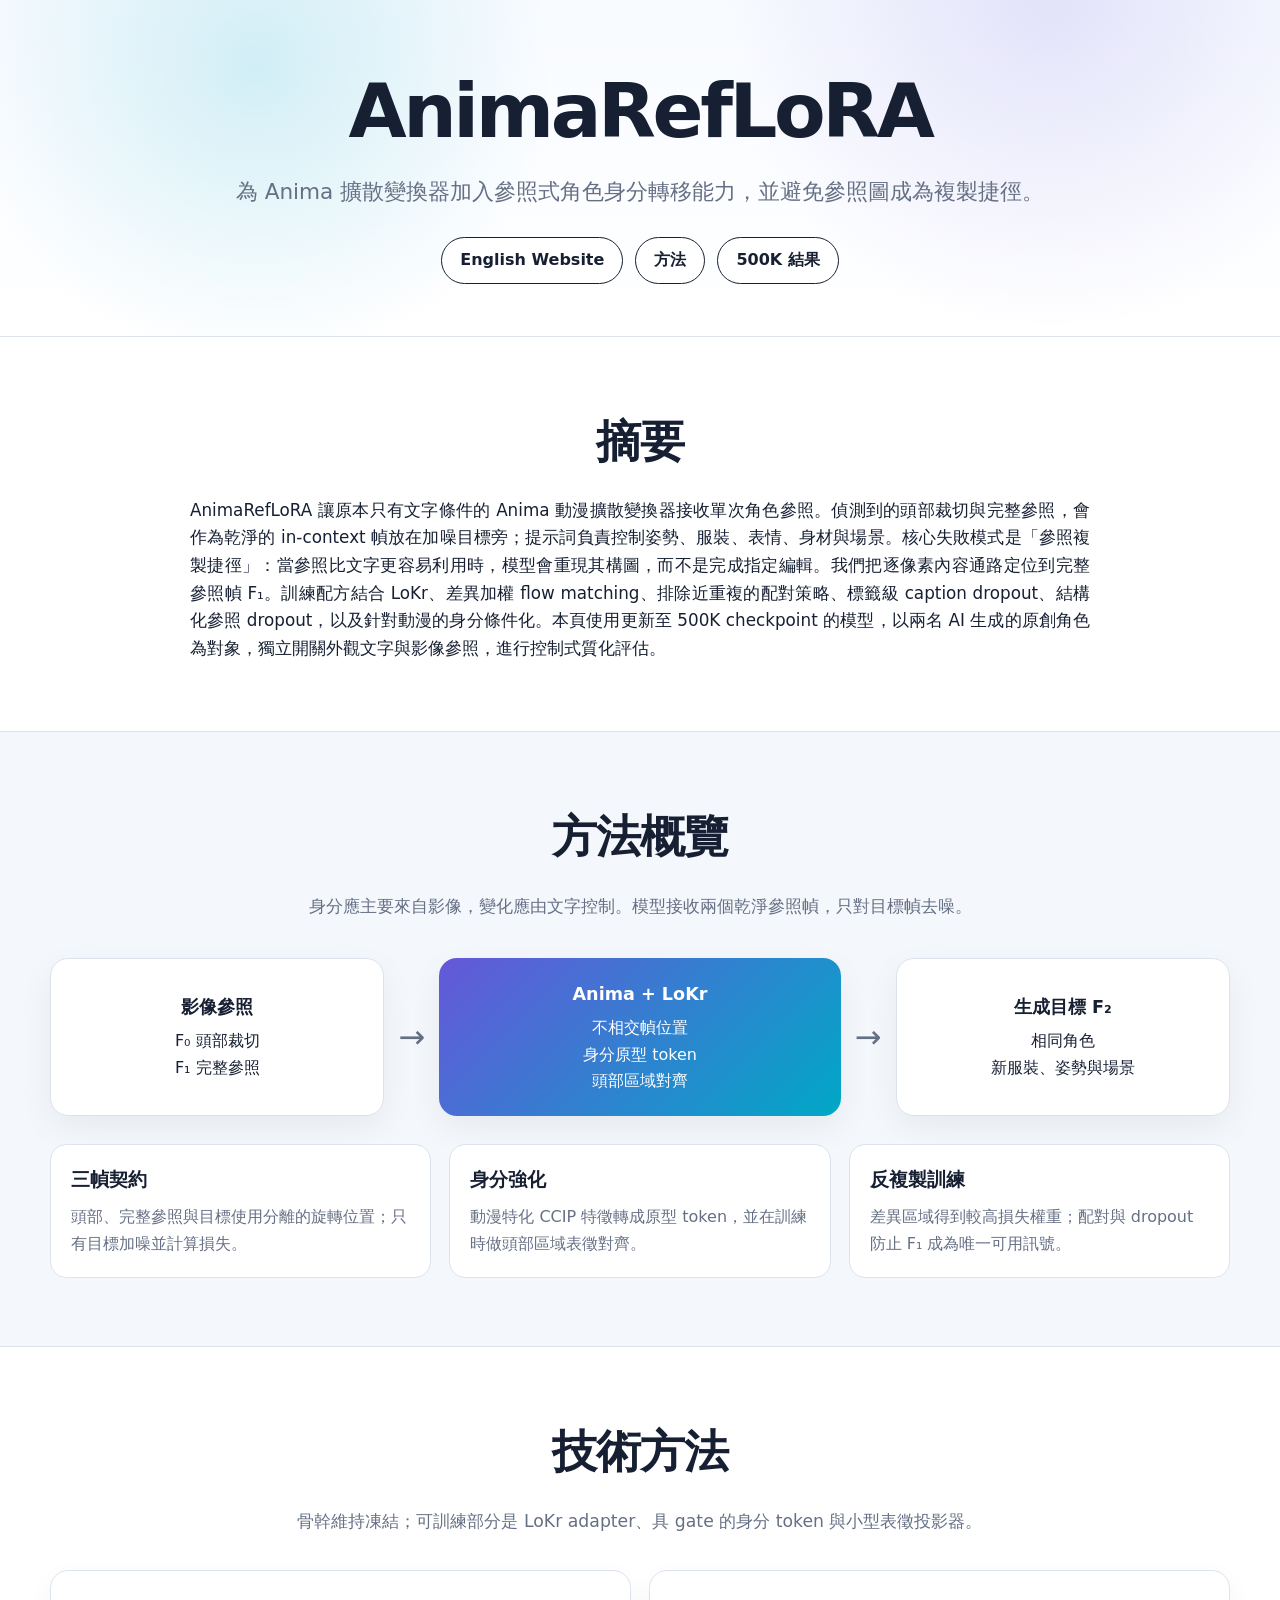
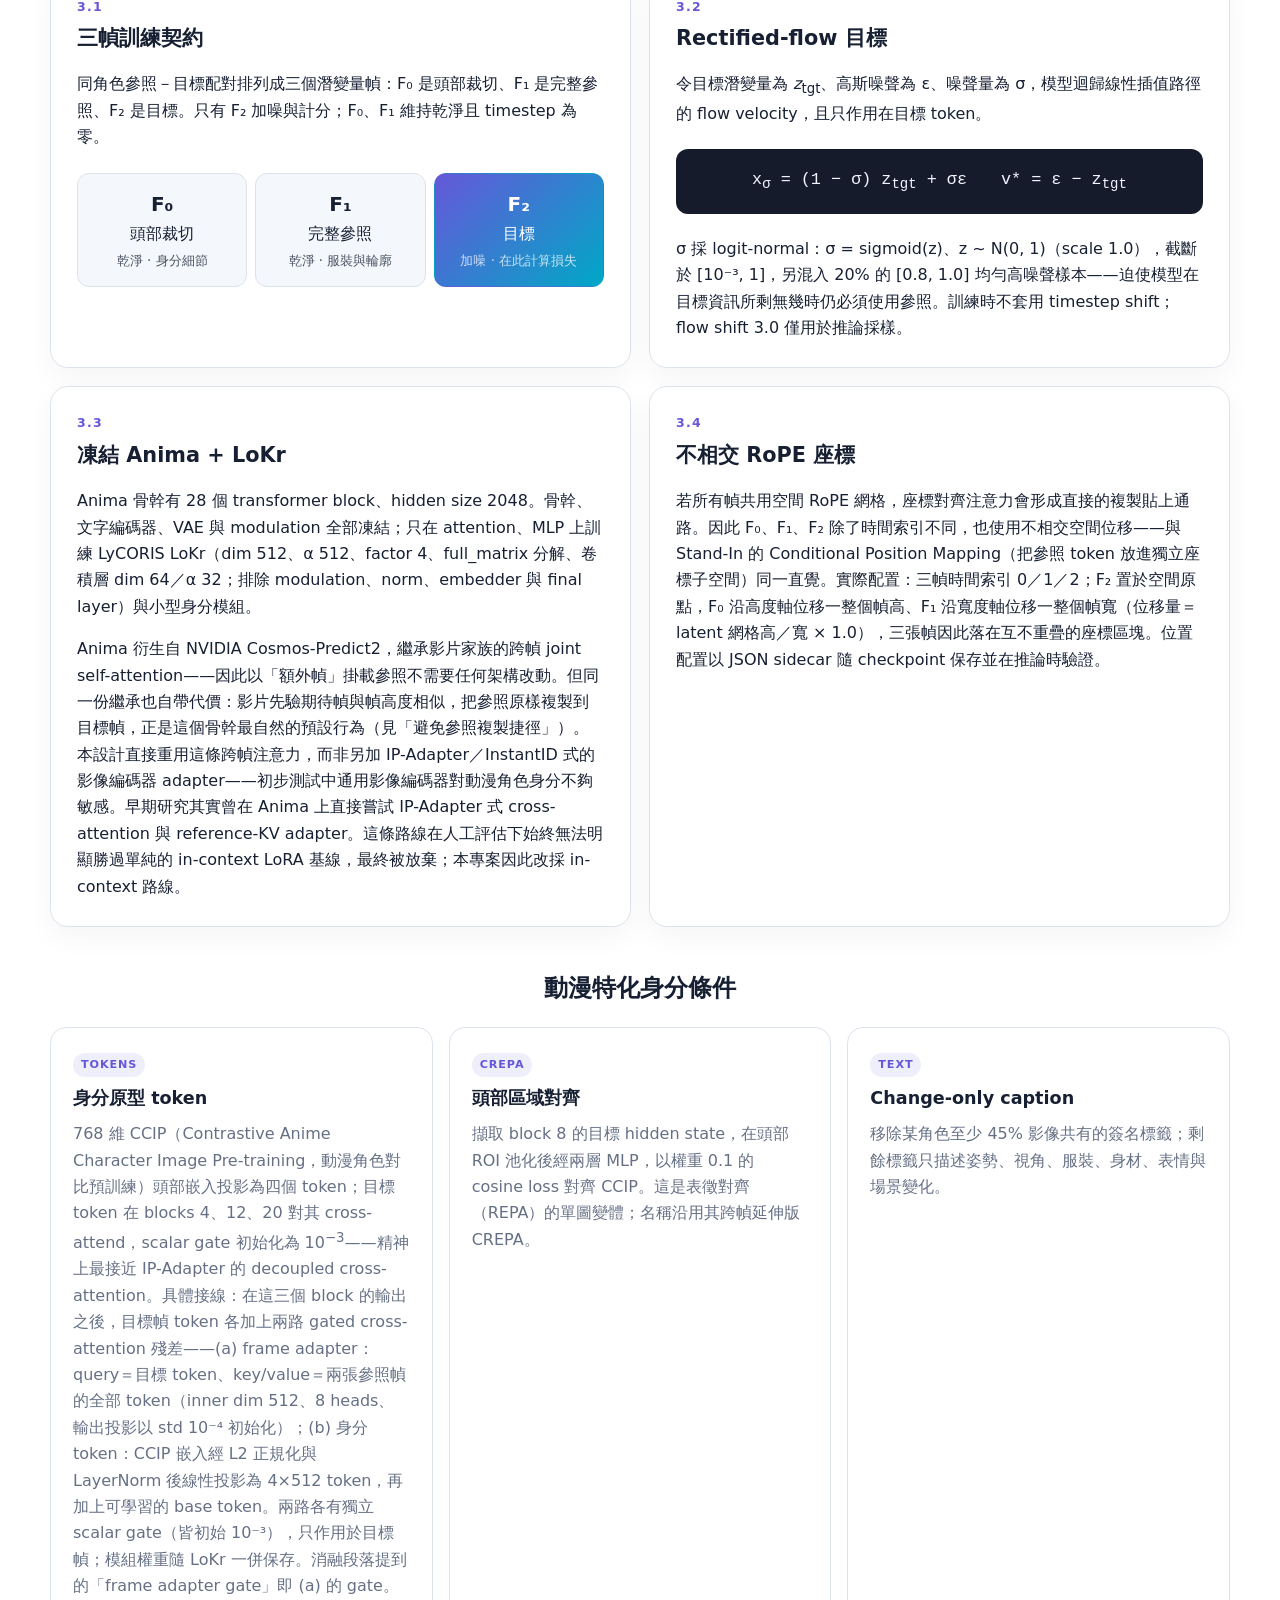
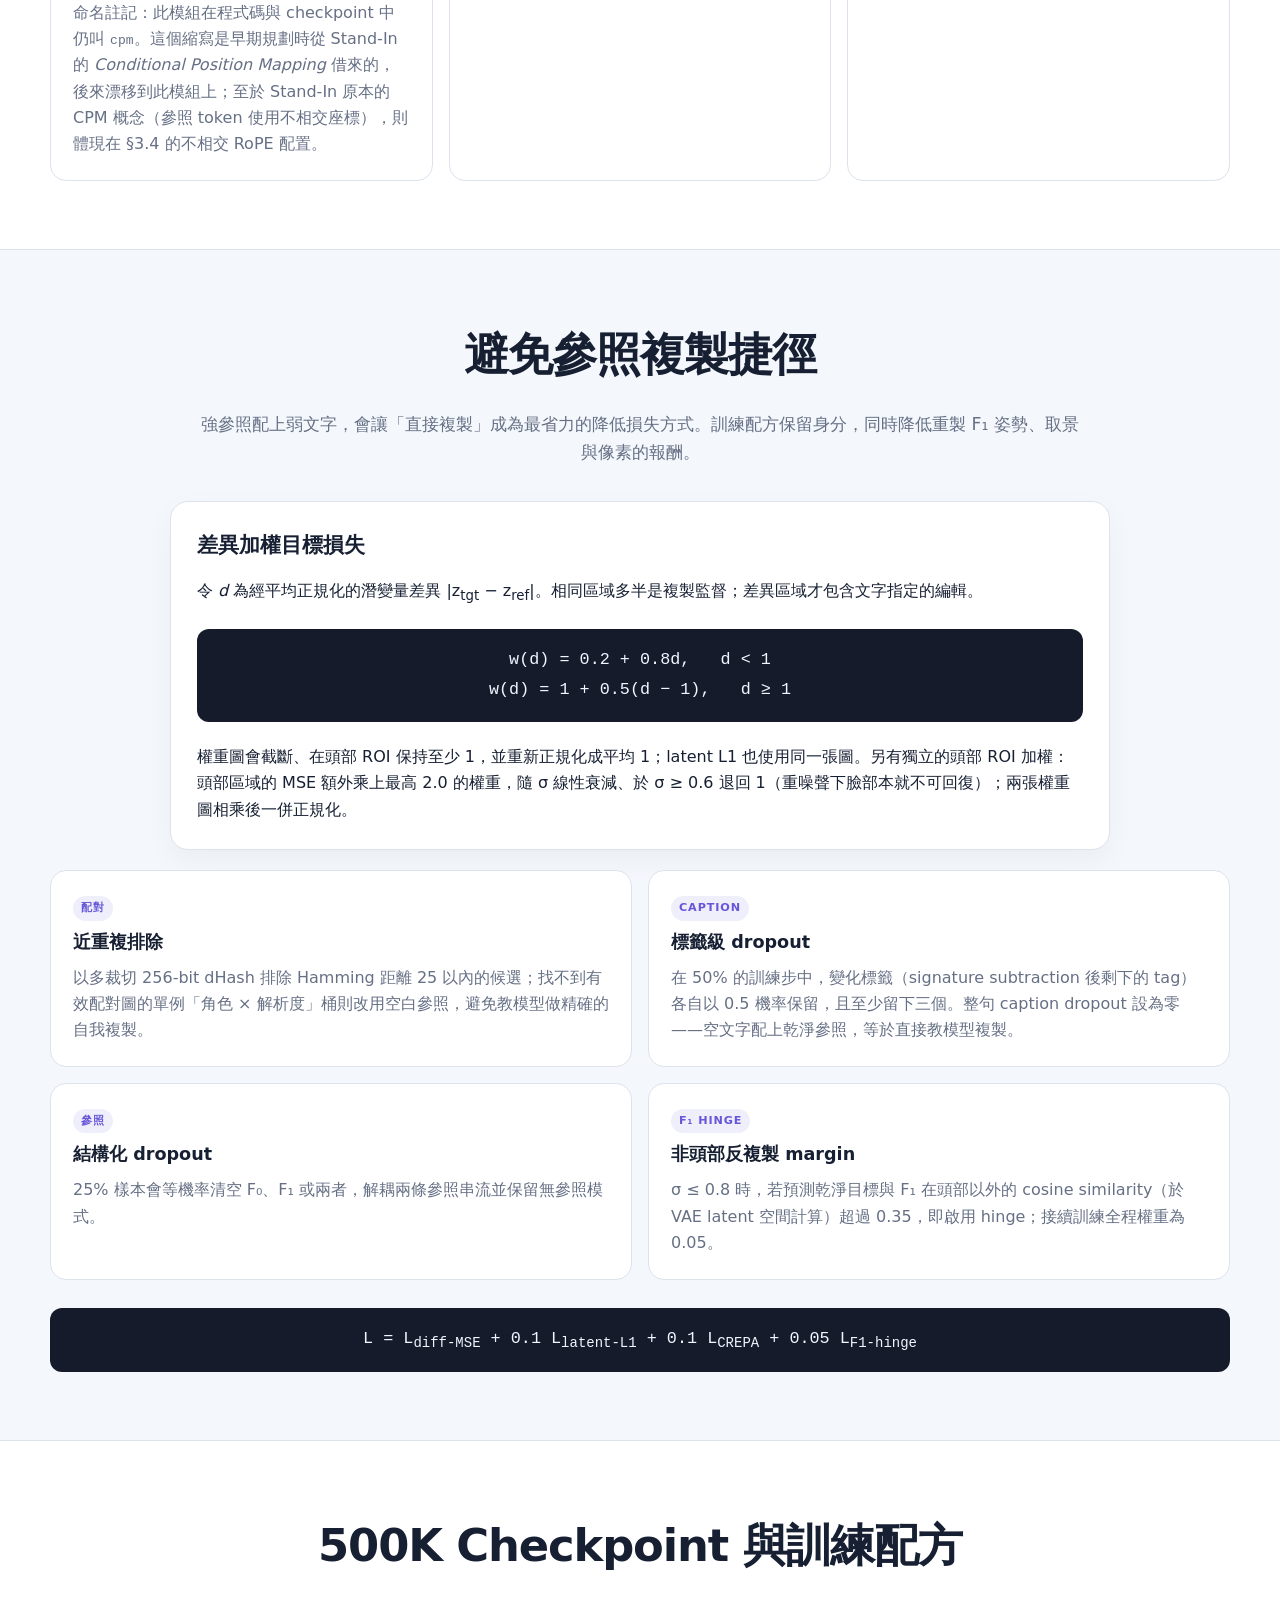
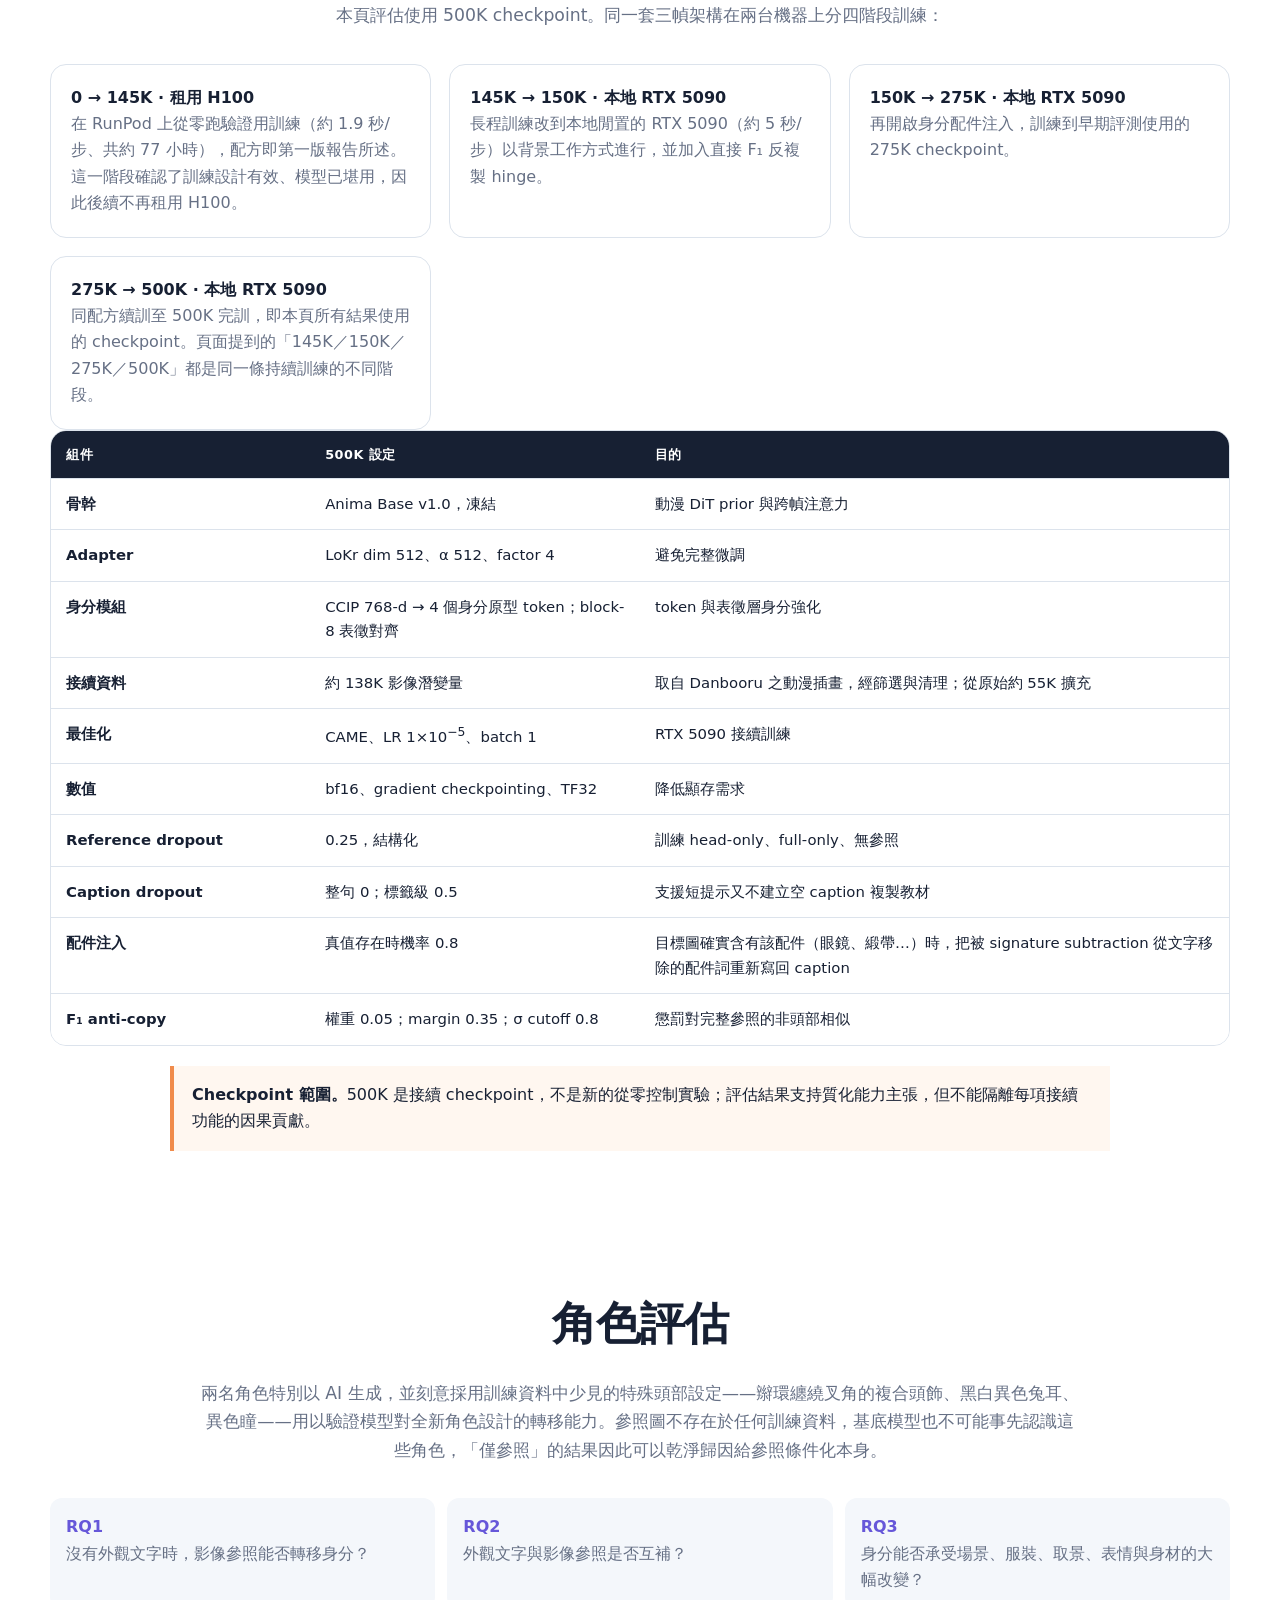
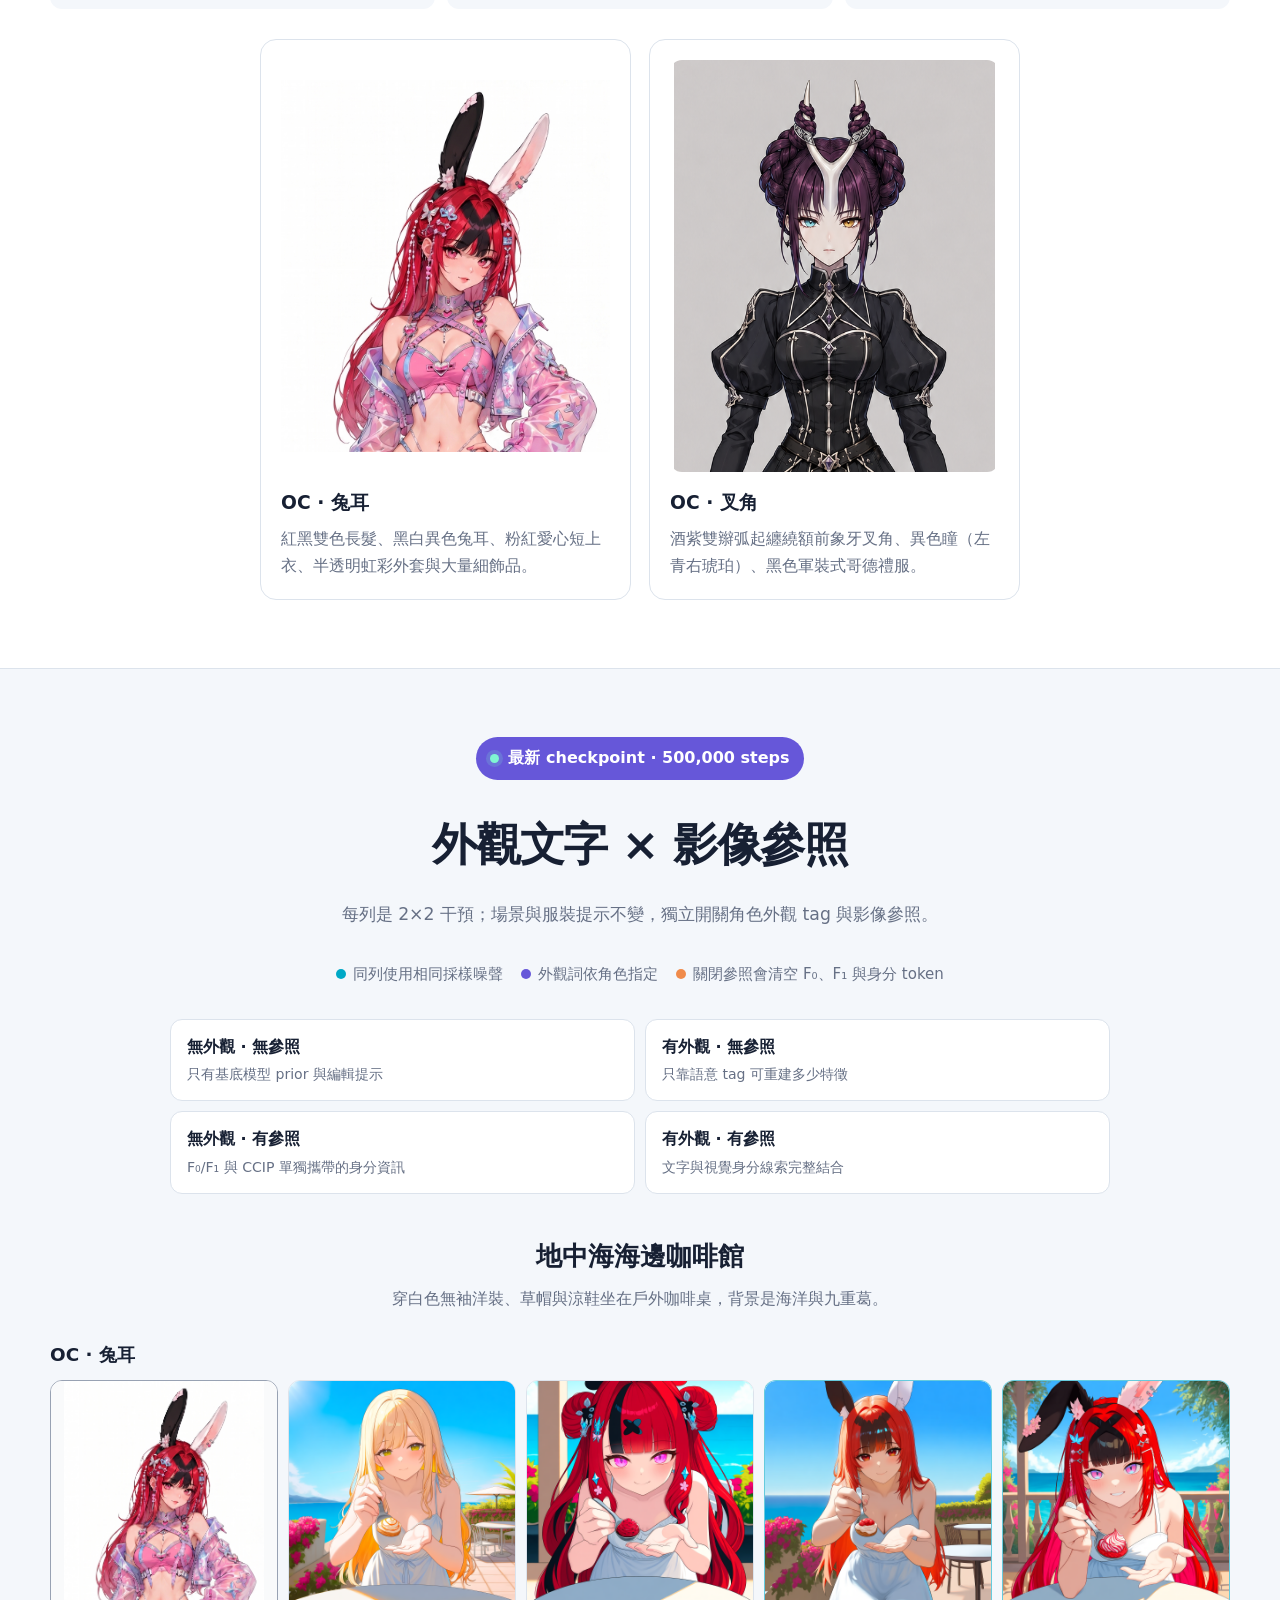
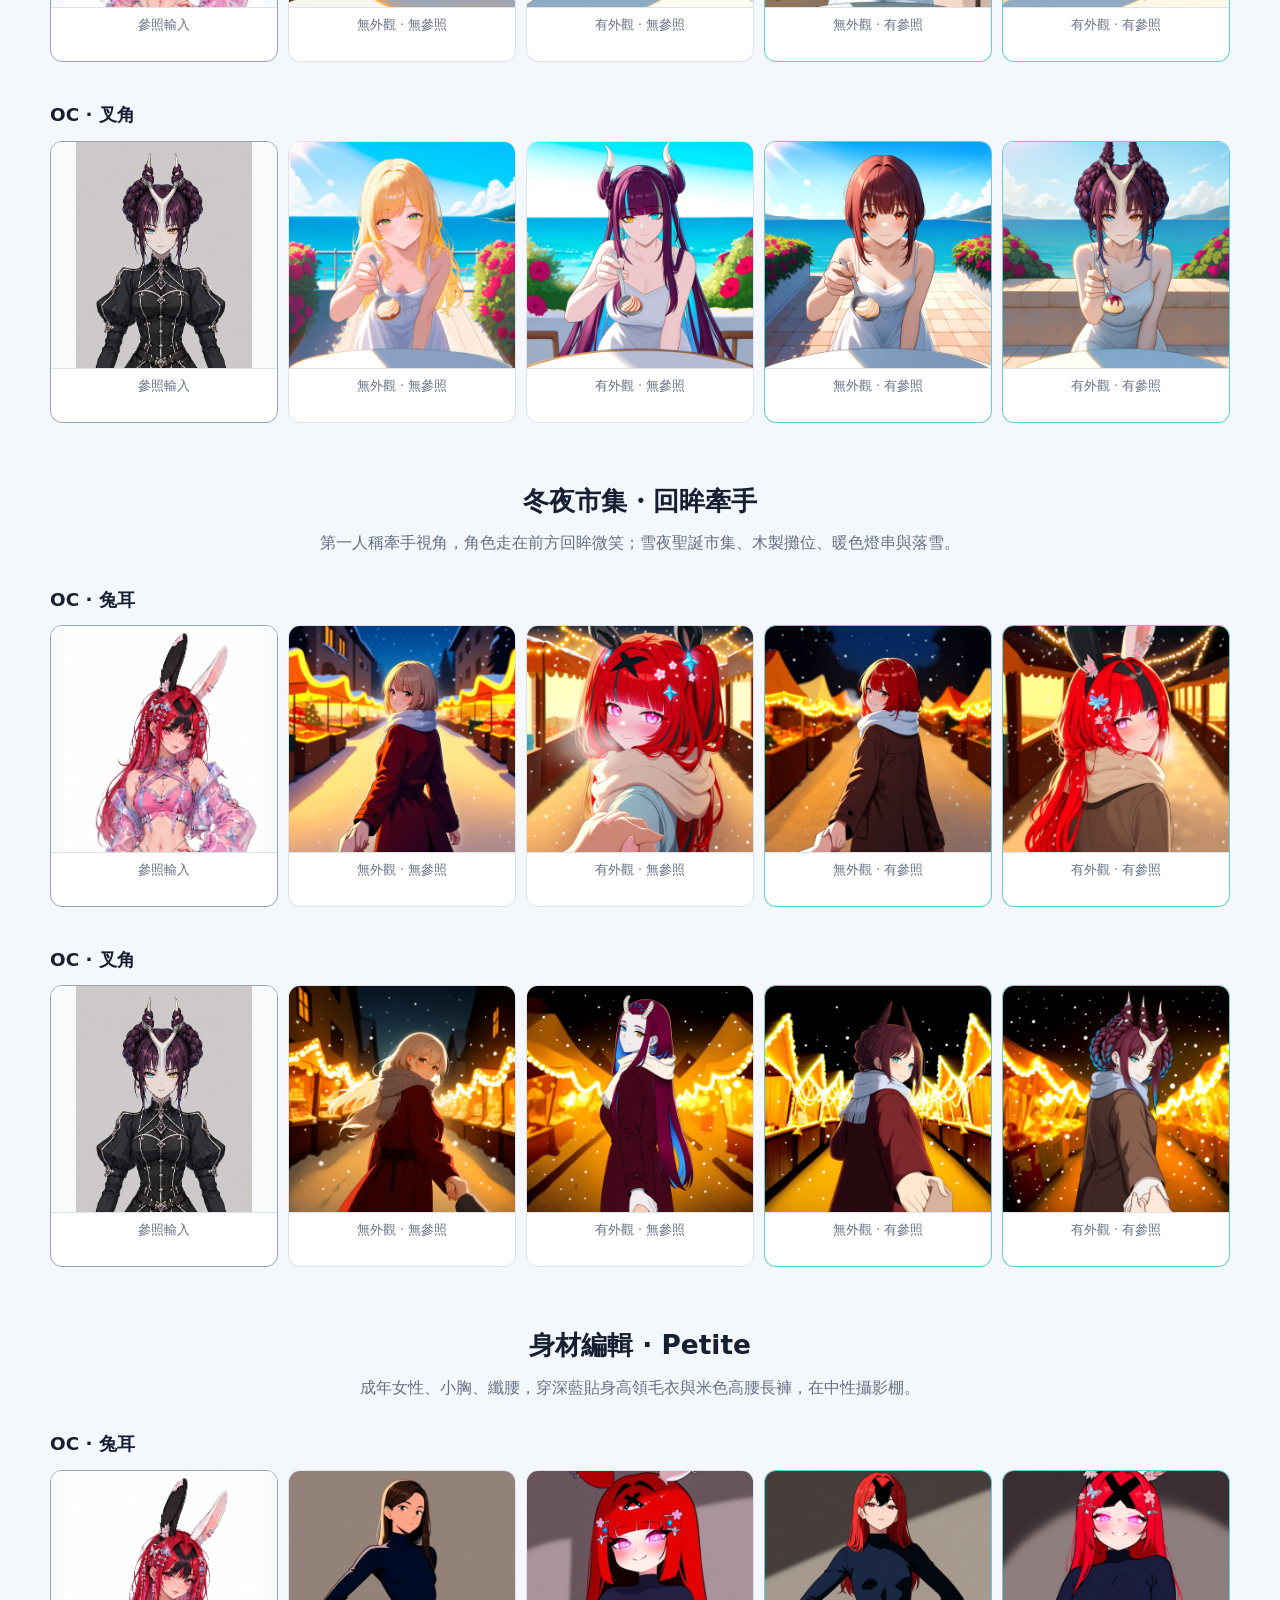
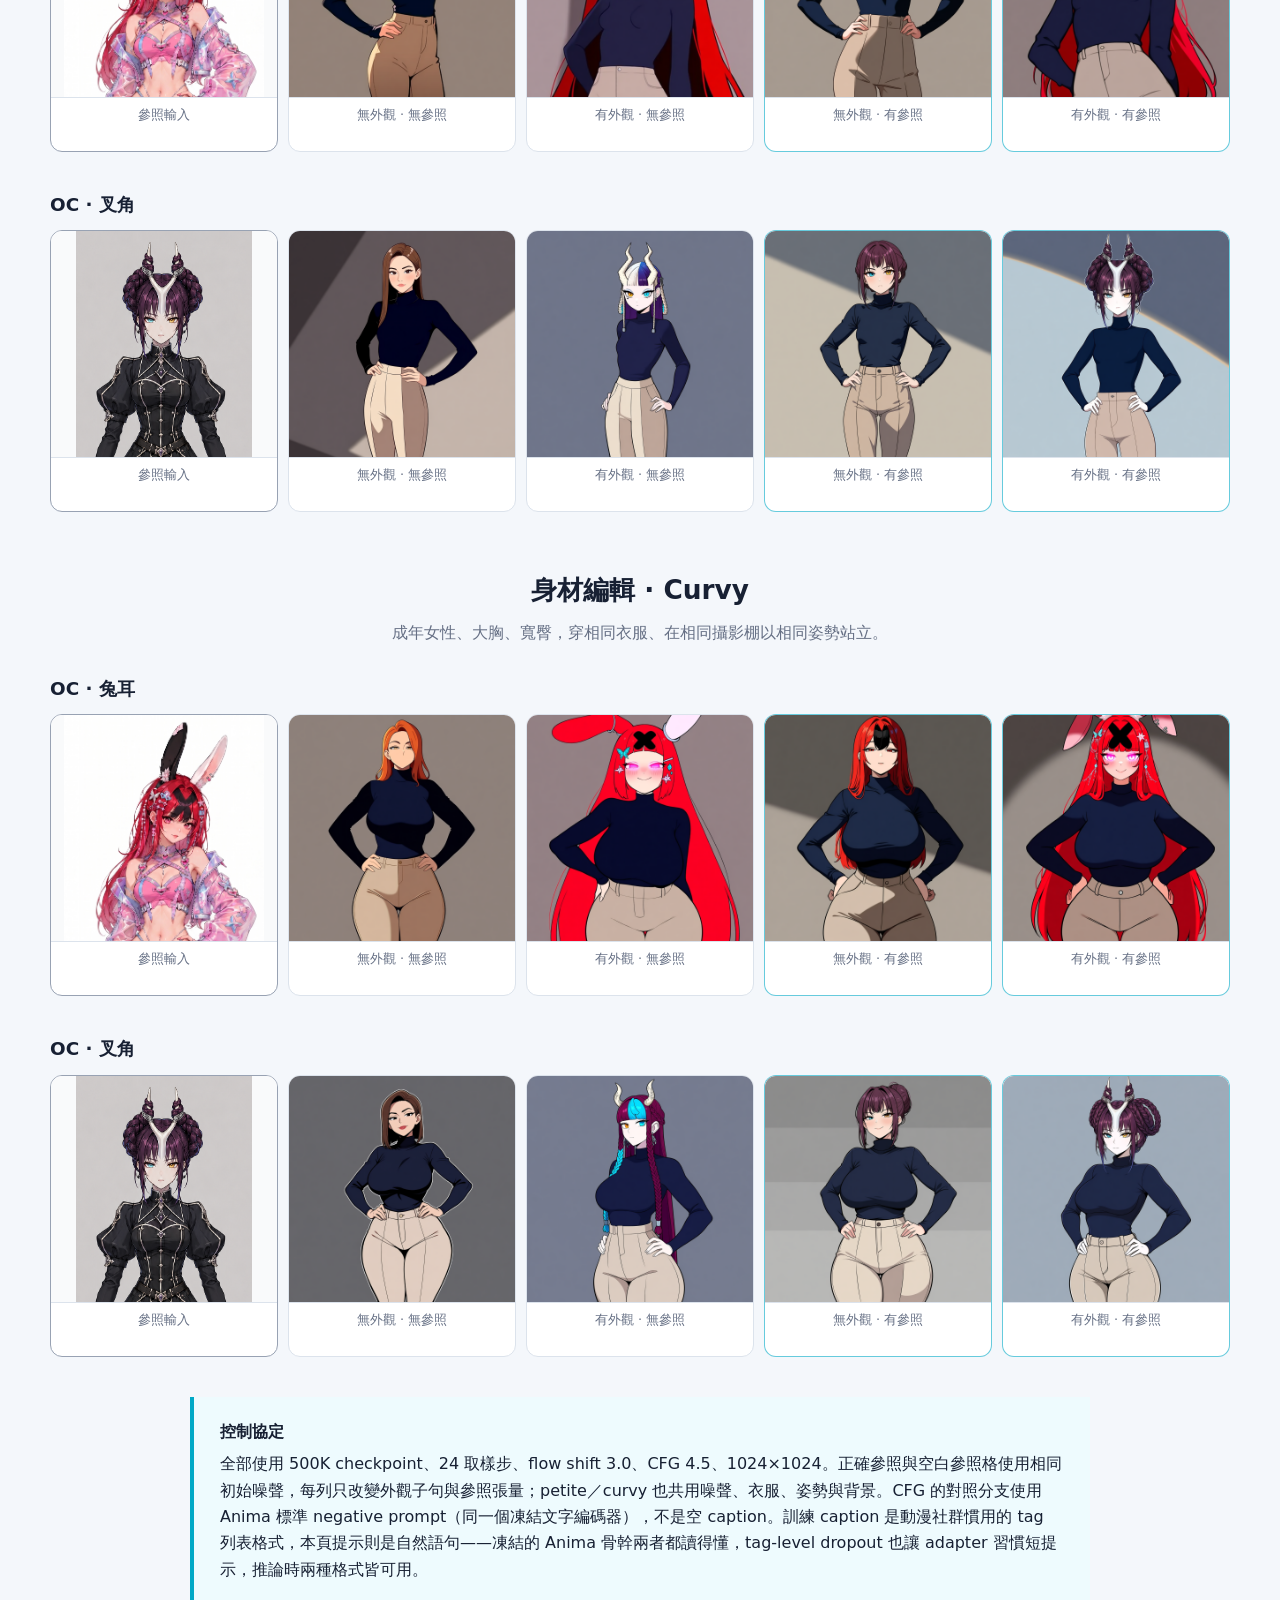
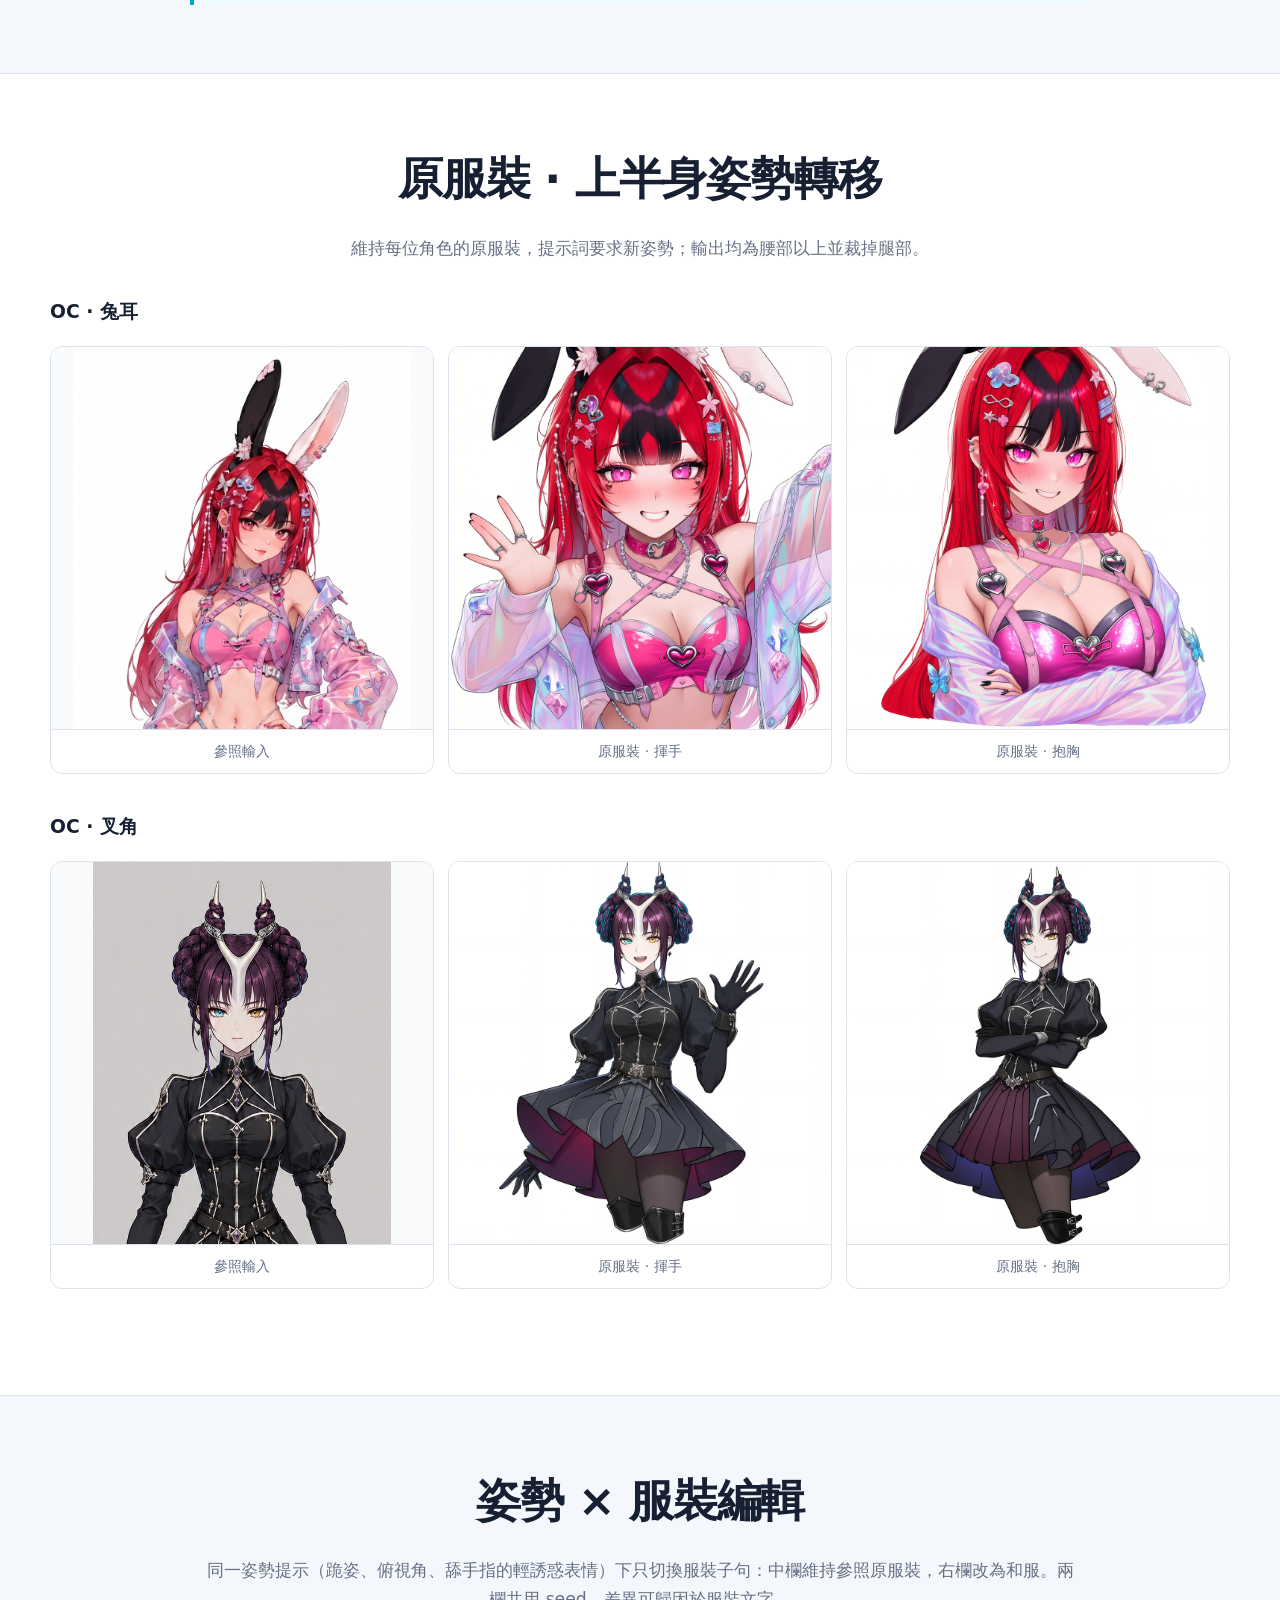
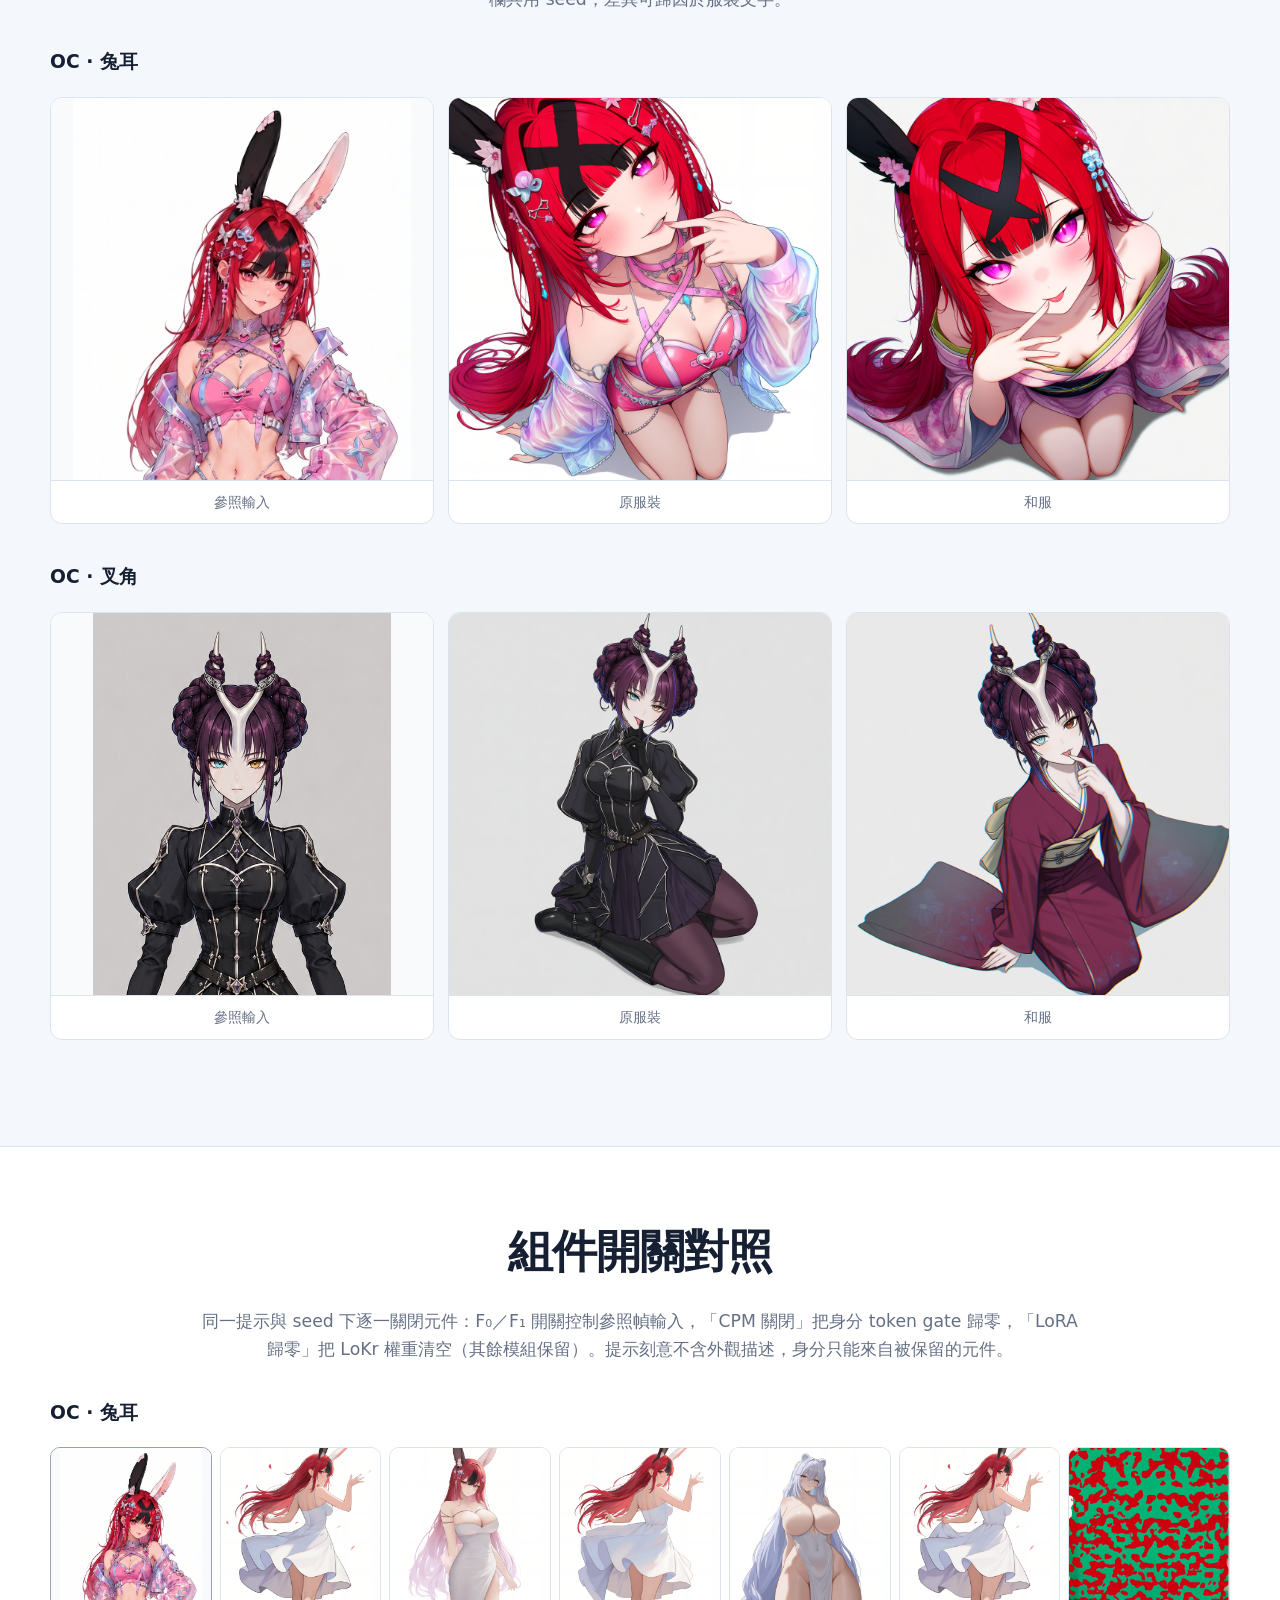
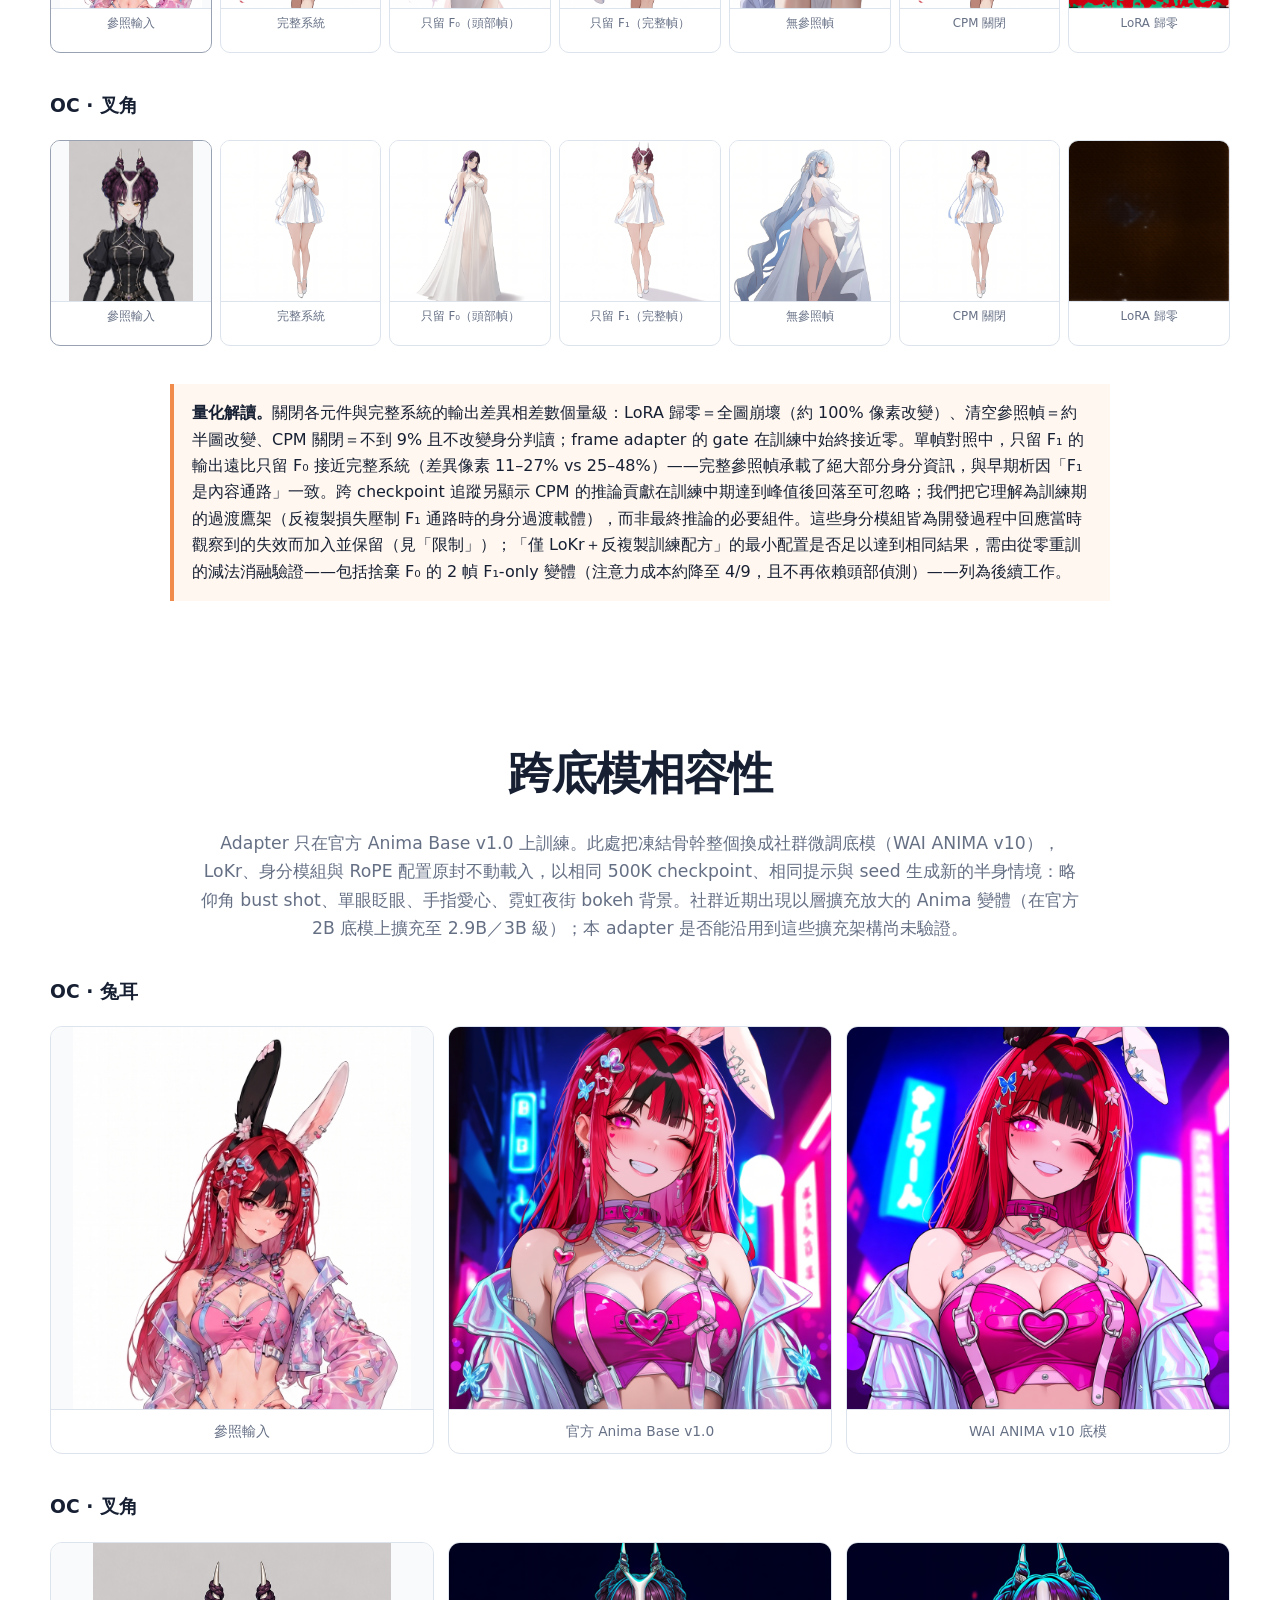
<file: blog/index_zh.html>
<!doctype html>
<html lang="zh-Hant">
<head>
  <meta charset="utf-8">
  <meta name="viewport" content="width=device-width, initial-scale=1">
  <meta name="description" content="AnimaRefLoRA 為 Anima 加入參照式動漫角色身分轉移，並研究與緩解參照複製捷徑。">
  <title>AnimaRefLoRA－參照式角色身分轉移</title>
  <link rel="stylesheet" href="assets/style.css">
</head>
<body>
  <header class="hero">
    <div class="wrap">
      <h1>AnimaRefLoRA</h1>
      <p class="subtitle">為 Anima 擴散變換器加入參照式角色身分轉移能力，並避免參照圖成為複製捷徑。</p>
      <nav class="buttons" aria-label="專案連結">
        <a class="button" href="index.html" lang="en">English Website</a>
        <a class="button" href="#method">方法</a>
        <a class="button" href="#comparison">500K 結果</a>
      </nav>
    </div>
  </header>

  <main>
    <section>
      <div class="wrap">
        <h2>摘要</h2>
        <p class="abstract">AnimaRefLoRA 讓原本只有文字條件的 Anima 動漫擴散變換器接收單次角色參照。偵測到的頭部裁切與完整參照，會作為乾淨的 in-context 幀放在加噪目標旁；提示詞負責控制姿勢、服裝、表情、身材與場景。核心失敗模式是「參照複製捷徑」：當參照比文字更容易利用時，模型會重現其構圖，而不是完成指定編輯。我們把逐像素內容通路定位到完整參照幀 F₁。訓練配方結合 LoKr、差異加權 flow matching、排除近重複的配對策略、標籤級 caption dropout、結構化參照 dropout，以及針對動漫的身分條件化。本頁使用更新至 500K checkpoint 的模型，以兩名 AI 生成的原創角色為對象，獨立開關外觀文字與影像參照，進行控制式質化評估。</p>
      </div>
    </section>

    <section class="alt" id="approach">
      <div class="wrap">
        <h2>方法概覽</h2>
        <p class="lead">身分應主要來自影像，變化應由文字控制。模型接收兩個乾淨參照幀，只對目標幀去噪。</p>
        <div class="pipeline" role="img" aria-label="頭部與完整參照幀及文字編輯提示輸入 Anima DiT，輸出新目標影像。">
          <div class="node"><div><strong>影像參照</strong>F₀ 頭部裁切<br>F₁ 完整參照</div></div>
          <div class="arrow" aria-hidden="true">→</div>
          <div class="node core"><div><strong>Anima + LoKr</strong>不相交幀位置<br>身分原型 token<br>頭部區域對齊</div></div>
          <div class="arrow" aria-hidden="true">→</div>
          <div class="node"><div><strong>生成目標 F₂</strong>相同角色<br>新服裝、姿勢與場景</div></div>
        </div>
        <div class="method-notes">
          <article class="note"><h3>三幀契約</h3><p>頭部、完整參照與目標使用分離的旋轉位置；只有目標加噪並計算損失。</p></article>
          <article class="note"><h3>身分強化</h3><p>動漫特化 CCIP 特徵轉成原型 token，並在訓練時做頭部區域表徵對齊。</p></article>
          <article class="note"><h3>反複製訓練</h3><p>差異區域得到較高損失權重；配對與 dropout 防止 F₁ 成為唯一可用訊號。</p></article>
        </div>
      </div>
    </section>

    <section id="method">
      <div class="wrap">
        <h2>技術方法</h2>
        <p class="lead">骨幹維持凍結；可訓練部分是 LoKr adapter、具 gate 的身分 token 與小型表徵投影器。</p>
        <div class="paper-grid">
          <article class="paper-block"><p class="section-number">3.1</p><h3>三幀訓練契約</h3><p>同角色參照－目標配對排列成三個潛變量幀：F₀ 是頭部裁切、F₁ 是完整參照、F₂ 是目標。只有 F₂ 加噪與計分；F₀、F₁ 維持乾淨且 timestep 為零。</p><div class="frame-contract"><div><strong>F₀</strong><span>頭部裁切</span><small>乾淨 · 身分細節</small></div><div><strong>F₁</strong><span>完整參照</span><small>乾淨 · 服裝與輪廓</small></div><div class="target"><strong>F₂</strong><span>目標</span><small>加噪 · 在此計算損失</small></div></div></article>
          <article class="paper-block"><p class="section-number">3.2</p><h3>Rectified-flow 目標</h3><p>令目標潛變量為 <em>z</em><sub>tgt</sub>、高斯噪聲為 ε、噪聲量為 σ，模型迴歸線性插值路徑的 flow velocity，且只作用在目標 token。</p><div class="equation"><span>x<sub>σ</sub> = (1 − σ) z<sub>tgt</sub> + σε</span><span>v* = ε − z<sub>tgt</sub></span></div><p>σ 採 logit-normal：σ = sigmoid(z)、z ~ N(0, 1)（scale 1.0），截斷於 [10⁻³, 1]，另混入 20% 的 [0.8, 1.0] 均勻高噪聲樣本——迫使模型在目標資訊所剩無幾時仍必須使用參照。訓練時不套用 timestep shift；flow shift 3.0 僅用於推論採樣。</p></article>
          <article class="paper-block"><p class="section-number">3.3</p><h3>凍結 Anima + LoKr</h3><p>Anima 骨幹有 28 個 transformer block、hidden size 2048。骨幹、文字編碼器、VAE 與 modulation 全部凍結；只在 attention、MLP 上訓練 LyCORIS LoKr（dim 512、α 512、factor 4、full_matrix 分解、卷積層 dim 64／α 32；排除 modulation、norm、embedder 與 final layer）與小型身分模組。</p><p>Anima 衍生自 NVIDIA Cosmos-Predict2，繼承影片家族的跨幀 joint self-attention——因此以「額外幀」掛載參照不需要任何架構改動。但同一份繼承也自帶代價：影片先驗期待幀與幀高度相似，把參照原樣複製到目標幀，正是這個骨幹最自然的預設行為（見「避免參照複製捷徑」）。本設計直接重用這條跨幀注意力，而非另加 IP-Adapter／InstantID 式的影像編碼器 adapter——初步測試中通用影像編碼器對動漫角色身分不夠敏感。早期研究其實曾在 Anima 上直接嘗試 IP-Adapter 式 cross-attention 與 reference-KV adapter。這條路線在人工評估下始終無法明顯勝過單純的 in-context LoRA 基線，最終被放棄；本專案因此改採 in-context 路線。</p></article>
          <article class="paper-block"><p class="section-number">3.4</p><h3>不相交 RoPE 座標</h3><p>若所有幀共用空間 RoPE 網格，座標對齊注意力會形成直接的複製貼上通路。因此 F₀、F₁、F₂ 除了時間索引不同，也使用不相交空間位移——與 Stand-In 的 Conditional Position Mapping（把參照 token 放進獨立座標子空間）同一直覺。實際配置：三幀時間索引 0／1／2；F₂ 置於空間原點，F₀ 沿高度軸位移一整個幀高、F₁ 沿寬度軸位移一整個幀寬（位移量＝latent 網格高／寬 × 1.0），三張幀因此落在互不重疊的座標區塊。位置配置以 JSON sidecar 隨 checkpoint 保存並在推論時驗證。</p></article>
        </div>
        <h3 class="subheading">動漫特化身分條件</h3>
        <div class="technical-grid">
          <article class="tech-card"><span class="tech-label">TOKENS</span><h3>身分原型 token</h3><p>768 維 CCIP（Contrastive Anime Character Image Pre-training，動漫角色對比預訓練）頭部嵌入投影為四個 token；目標 token 在 blocks 4、12、20 對其 cross-attend，scalar gate 初始化為 10<sup>−3</sup>——精神上最接近 IP-Adapter 的 decoupled cross-attention。具體接線：在這三個 block 的輸出之後，目標幀 token 各加上兩路 gated cross-attention 殘差——(a) frame adapter：query＝目標 token、key/value＝兩張參照幀的全部 token（inner dim 512、8 heads、輸出投影以 std 10⁻⁴ 初始化）；(b) 身分 token：CCIP 嵌入經 L2 正規化與 LayerNorm 後線性投影為 4×512 token，再加上可學習的 base token。兩路各有獨立 scalar gate（皆初始 10⁻³），只作用於目標幀；模組權重隨 LoKr 一併保存。消融段落提到的「frame adapter gate」即 (a) 的 gate。命名註記：此模組在程式碼與 checkpoint 中仍叫 <code>cpm</code>。這個縮寫是早期規劃時從 Stand-In 的 <em>Conditional Position Mapping</em> 借來的，後來漂移到此模組上；至於 Stand-In 原本的 CPM 概念（參照 token 使用不相交座標），則體現在 §3.4 的不相交 RoPE 配置。</p></article>
          <article class="tech-card"><span class="tech-label">CREPA</span><h3>頭部區域對齊</h3><p>擷取 block 8 的目標 hidden state，在頭部 ROI 池化後經兩層 MLP，以權重 0.1 的 cosine loss 對齊 CCIP。這是表徵對齊（REPA）的單圖變體；名稱沿用其跨幀延伸版 CREPA。</p></article>
          <article class="tech-card"><span class="tech-label">TEXT</span><h3>Change-only caption</h3><p>移除某角色至少 45% 影像共有的簽名標籤；剩餘標籤只描述姿勢、視角、服裝、身材、表情與場景變化。</p></article>
        </div>
      </div>
    </section>

    <section class="alt" id="anti-copy">
      <div class="wrap">
        <h2>避免參照複製捷徑</h2>
        <p class="lead">強參照配上弱文字，會讓「直接複製」成為最省力的降低損失方式。訓練配方保留身分，同時降低重製 F₁ 姿勢、取景與像素的報酬。</p>
        <div class="loss-box"><h3>差異加權目標損失</h3><p>令 <em>d</em> 為經平均正規化的潛變量差異 |z<sub>tgt</sub> − z<sub>ref</sub>|。相同區域多半是複製監督；差異區域才包含文字指定的編輯。</p><div class="equation piecewise"><span>w(d) = 0.2 + 0.8d, &nbsp; d &lt; 1</span><span>w(d) = 1 + 0.5(d − 1), &nbsp; d ≥ 1</span></div><p>權重圖會截斷、在頭部 ROI 保持至少 1，並重新正規化成平均 1；latent L1 也使用同一張圖。另有獨立的頭部 ROI 加權：頭部區域的 MSE 額外乘上最高 2.0 的權重，隨 σ 線性衰減、於 σ ≥ 0.6 退回 1（重噪聲下臉部本就不可回復）；兩張權重圖相乘後一併正規化。</p></div>
        <div class="technical-grid anti-grid">
          <article class="tech-card"><span class="tech-label">配對</span><h3>近重複排除</h3><p>以多裁切 256-bit dHash 排除 Hamming 距離 25 以內的候選；找不到有效配對圖的單例「角色 × 解析度」桶則改用空白參照，避免教模型做精確的自我複製。</p></article>
          <article class="tech-card"><span class="tech-label">CAPTION</span><h3>標籤級 dropout</h3><p>在 50% 的訓練步中，變化標籤（signature subtraction 後剩下的 tag）各自以 0.5 機率保留，且至少留下三個。整句 caption dropout 設為零——空文字配上乾淨參照，等於直接教模型複製。</p></article>
          <article class="tech-card"><span class="tech-label">參照</span><h3>結構化 dropout</h3><p>25% 樣本會等機率清空 F₀、F₁ 或兩者，解耦兩條參照串流並保留無參照模式。</p></article>
          <article class="tech-card"><span class="tech-label">F₁ HINGE</span><h3>非頭部反複製 margin</h3><p>σ ≤ 0.8 時，若預測乾淨目標與 F₁ 在頭部以外的 cosine similarity（於 VAE latent 空間計算）超過 0.35，即啟用 hinge；接續訓練全程權重為 0.05。</p></article>
        </div>
        <div class="equation total-loss"><span>L = L<sub>diff-MSE</sub> + 0.1 L<sub>latent-L1</sub> + 0.1 L<sub>CREPA</sub> + 0.05 L<sub>F1-hinge</sub></span></div>
      </div>
    </section>

    <section id="training-recipe">
      <div class="wrap">
        <h2>500K Checkpoint 與訓練配方</h2>
        <p class="lead">本頁評估使用 500K checkpoint。同一套三幀架構在兩台機器上分四階段訓練：</p>
        <div class="facts">
          <div class="fact"><strong>0 → 145K · 租用 H100</strong><p>在 RunPod 上從零跑驗證用訓練（約 1.9&nbsp;秒/步、共約 77&nbsp;小時），配方即第一版報告所述。這一階段確認了訓練設計有效、模型已堪用，因此後續不再租用 H100。</p></div>
          <div class="fact"><strong>145K → 150K · 本地 RTX 5090</strong><p>長程訓練改到本地閒置的 RTX&nbsp;5090（約 5&nbsp;秒/步）以背景工作方式進行，並加入直接 F₁ 反複製 hinge。</p></div>
          <div class="fact"><strong>150K → 275K · 本地 RTX 5090</strong><p>再開啟身分配件注入，訓練到早期評測使用的 275K checkpoint。</p></div>
          <div class="fact"><strong>275K → 500K · 本地 RTX 5090</strong><p>同配方續訓至 500K 完訓，即本頁所有結果使用的 checkpoint。頁面提到的「145K／150K／275K／500K」都是同一條持續訓練的不同階段。</p></div>
        </div>
        <div class="table-wrap"><table class="spec-table"><thead><tr><th>組件</th><th>500K 設定</th><th>目的</th></tr></thead><tbody>
          <tr><td>骨幹</td><td>Anima Base v1.0，凍結</td><td>動漫 DiT prior 與跨幀注意力</td></tr><tr><td>Adapter</td><td>LoKr dim 512、α 512、factor 4</td><td>避免完整微調</td></tr><tr><td>身分模組</td><td>CCIP 768-d → 4 個身分原型 token；block-8 表徵對齊</td><td>token 與表徵層身分強化</td></tr><tr><td>接續資料</td><td>約 138K 影像潛變量</td><td>取自 Danbooru 之動漫插畫，經篩選與清理；從原始約 55K 擴充</td></tr><tr><td>最佳化</td><td>CAME、LR 1×10<sup>−5</sup>、batch 1</td><td>RTX 5090 接續訓練</td></tr><tr><td>數值</td><td>bf16、gradient checkpointing、TF32</td><td>降低顯存需求</td></tr><tr><td>Reference dropout</td><td>0.25，結構化</td><td>訓練 head-only、full-only、無參照</td></tr><tr><td>Caption dropout</td><td>整句 0；標籤級 0.5</td><td>支援短提示又不建立空 caption 複製教材</td></tr><tr><td>配件注入</td><td>真值存在時機率 0.8</td><td>目標圖確實含有該配件（眼鏡、緞帶…）時，把被 signature subtraction 從文字移除的配件詞重新寫回 caption</td></tr><tr><td>F₁ anti-copy</td><td>權重 0.05；margin 0.35；σ cutoff 0.8</td><td>懲罰對完整參照的非頭部相似</td></tr>
        </tbody></table></div>
        <p class="disclosure"><strong>Checkpoint 範圍。</strong>500K 是接續 checkpoint，不是新的從零控制實驗；評估結果支持質化能力主張，但不能隔離每項接續功能的因果貢獻。</p>
      </div>
    </section>

    <section id="evaluation">
      <div class="wrap"><h2>角色評估</h2><p class="lead">兩名角色特別以 AI 生成，並刻意採用訓練資料中少見的特殊頭部設定——辮環纏繞叉角的複合頭飾、黑白異色兔耳、異色瞳——用以驗證模型對全新角色設計的轉移能力。參照圖不存在於任何訓練資料，基底模型也不可能事先認識這些角色，「僅參照」的結果因此可以乾淨歸因給參照條件化本身。</p><div class="research-questions"><span><strong>RQ1</strong>沒有外觀文字時，影像參照能否轉移身分？</span><span><strong>RQ2</strong>外觀文字與影像參照是否互補？</span><span><strong>RQ3</strong>身分能否承受場景、服裝、取景、表情與身材的大幅改變？</span></div><div class="character-grid"><article class="character"><img src="assets/references/oc_bunny.png" alt="原創角色・兔耳 參照圖"><h3>OC · 兔耳</h3><p>紅黑雙色長髮、黑白異色兔耳、粉紅愛心短上衣、半透明虹彩外套與大量細飾品。</p></article><article class="character"><img src="assets/references/oc_horns.png" alt="原創角色・叉角 參照圖"><h3>OC · 叉角</h3><p>酒紫雙辮弧起纏繞額前象牙叉角、異色瞳（左青右琥珀）、黑色軍裝式哥德禮服。</p></article></div></div>
    </section>

    <section class="alt" id="comparison">
      <div class="wrap">
        <div class="center"><span class="checkpoint">最新 checkpoint · 500,000 steps</span></div><h2>外觀文字 × 影像參照</h2><p class="lead">每列是 2×2 干預；場景與服裝提示不變，獨立開關角色外觀 tag 與影像參照。</p><div class="legend"><span>同列使用相同採樣噪聲</span><span>外觀詞依角色指定</span><span>關閉參照會清空 F₀、F₁ 與身分 token</span></div>
        <div class="matrix-definition"><div><strong>無外觀 · 無參照</strong><span>只有基底模型 prior 與編輯提示</span></div><div><strong>有外觀 · 無參照</strong><span>只靠語意 tag 可重建多少特徵</span></div><div><strong>無外觀 · 有參照</strong><span>F₀/F₁ 與 CCIP 單獨攜帶的身分資訊</span></div><div><strong>有外觀 · 有參照</strong><span>文字與視覺身分線索完整結合</span></div></div>
        <article class="scene" data-scene="seaside_cafe"><h3>地中海海邊咖啡館</h3><p class="prompt">穿白色無袖洋裝、草帽與涼鞋坐在戶外咖啡桌，背景是海洋與九重葛。</p><div class="comparison-host"></div></article>
        <article class="scene" data-scene="winter_closeup"><h3>冬夜市集・回眸牽手</h3><p class="prompt">第一人稱牽手視角，角色走在前方回眸微笑；雪夜聖誕市集、木製攤位、暖色燈串與落雪。</p><div class="comparison-host"></div></article>
        <article class="scene" data-scene="petite_studio"><h3>身材編輯 · Petite</h3><p class="prompt">成年女性、小胸、纖腰，穿深藍貼身高領毛衣與米色高腰長褲，在中性攝影棚。</p><div class="comparison-host"></div></article>
        <article class="scene" data-scene="curvy_studio"><h3>身材編輯 · Curvy</h3><p class="prompt">成年女性、大胸、寬臀，穿相同衣服、在相同攝影棚以相同姿勢站立。</p><div class="comparison-host"></div></article>
        <aside class="protocol"><strong>控制協定</strong>全部使用 500K checkpoint、24 取樣步、flow shift 3.0、CFG 4.5、1024×1024。正確參照與空白參照格使用相同初始噪聲，每列只改變外觀子句與參照張量；petite／curvy 也共用噪聲、衣服、姿勢與背景。CFG 的對照分支使用 Anima 標準 negative prompt（同一個凍結文字編碼器），不是空 caption。訓練 caption 是動漫社群慣用的 tag 列表格式，本頁提示則是自然語句——凍結的 Anima 骨幹兩者都讀得懂，tag-level dropout 也讓 adapter 習慣短提示，推論時兩種格式皆可用。</aside>
      </div>
    </section>

    <section id="original-outfit"><div class="wrap"><h2>原服裝 · 上半身姿勢轉移</h2><p class="lead">維持每位角色的原服裝，提示詞要求新姿勢；輸出均為腰部以上並裁掉腿部。</p><div id="pose-gallery"></div></div></section>

    <section class="alt" id="outfit-edit">
      <div class="wrap">
        <h2>姿勢 × 服裝編輯</h2>
        <p class="lead">同一姿勢提示（跪姿、俯視角、舔手指的輕誘惑表情）下只切換服裝子句：中欄維持參照原服裝，右欄改為和服。兩欄共用 seed，差異可歸因於服裝文字。</p>
        <div id="outfit-gallery"></div>
      </div>
    </section>

    <section id="ablation">
      <div class="wrap">
        <h2>組件開關對照</h2>
        <p class="lead">同一提示與 seed 下逐一關閉元件：F₀／F₁ 開關控制參照幀輸入，「CPM 關閉」把身分 token gate 歸零，「LoRA 歸零」把 LoKr 權重清空（其餘模組保留）。提示刻意不含外觀描述，身分只能來自被保留的元件。</p>
        <div id="ablation-gallery"></div>
        <p class="disclosure"><strong>量化解讀。</strong>關閉各元件與完整系統的輸出差異相差數個量級：LoRA 歸零＝全圖崩壞（約 100% 像素改變）、清空參照幀＝約半圖改變、CPM 關閉＝不到 9% 且不改變身分判讀；frame adapter 的 gate 在訓練中始終接近零。單幀對照中，只留 F₁ 的輸出遠比只留 F₀ 接近完整系統（差異像素 11–27% vs 25–48%）——完整參照幀承載了絕大部分身分資訊，與早期析因「F₁ 是內容通路」一致。跨 checkpoint 追蹤另顯示 CPM 的推論貢獻在訓練中期達到峰值後回落至可忽略；我們把它理解為訓練期的過渡鷹架（反複製損失壓制 F₁ 通路時的身分過渡載體），而非最終推論的必要組件。這些身分模組皆為開發過程中回應當時觀察到的失效而加入並保留（見「限制」）；「僅 LoKr＋反複製訓練配方」的最小配置是否足以達到相同結果，需由從零重訓的減法消融驗證——包括捨棄 F₀ 的 2 幀 F₁-only 變體（注意力成本約降至 4/9，且不再依賴頭部偵測）——列為後續工作。</p>
      </div>
    </section>

    <section id="base-swap">
      <div class="wrap">
        <h2>跨底模相容性</h2>
        <p class="lead">Adapter 只在官方 Anima Base v1.0 上訓練。此處把凍結骨幹整個換成社群微調底模（WAI ANIMA v10），LoKr、身分模組與 RoPE 配置原封不動載入，以相同 500K checkpoint、相同提示與 seed 生成新的半身情境：略仰角 bust shot、單眼眨眼、手指愛心、霓虹夜街 bokeh 背景。社群近期出現以層擴充放大的 Anima 變體（在官方 2B 底模上擴充至 2.9B／3B 級）；本 adapter 是否能沿用到這些擴充架構尚未驗證。</p>
        <div id="baseswap-gallery"></div>
        <p class="disclosure"><strong>解讀。</strong>參照身分轉移在兩個底模上皆成立——WAI 底模上略弱於官方底模，但仍明顯有效；畫風、上色與光影則跟著底模走。LoKr 與身分模組學到的是「參照條件化行為」的權重增量，換底模等於把同一份增量套在不同的影像先驗上；增量是對著官方權重學的，底模偏離原點越遠、套用誤差越大，輕微的身分弱化正符合預期。只要社群底模維持 Anima 的架構與張量形狀即可直接套用；官方與 ComfyUI 兩種權重命名格式都能直接載入。此為單場景、單 seed 的質化展示；各底模的實際適用程度仍需逐一驗證。</p>
      </div>
    </section>

    <section class="alt" id="findings"><div class="wrap"><h2>500K 質化發現</h2><p class="lead">控制格圖用於輸入歸因而非挑選最好看的結果；成對格共用噪聲，因此變化可對應到外觀詞、影像參照或兩者交互作用。</p><div class="findings-grid"><article><strong>外觀文字提供語意結構。</strong><p>文字能加入兔耳、叉角等寫得出來的特徵，但無法還原未寫出的細部裝飾。</p></article><article><strong>影像提供個體身分。</strong><p>參照會帶入色彩配置、臉型與輪廓；臉部在畫面中佔比極小時，身分仍會弱化。</p></article><article><strong>兩者互補。</strong><p>有外觀＋有參照通常最穩定：文字釐清顯著外觀特徵、避免歧義，影像則補上 tag 沒寫到的細節。</p></article><article><strong>不需複製構圖。</strong><p>無論是咖啡館坐姿、近景表情還是成對身材編輯，角色都能正常生成，而不是照搬去背立繪來源圖的構圖。</p></article><article><strong>互動構圖可由文字指定。</strong><p>冬夜市集的 POV 牽手回眸與海濱餵食都能成立——參照是正面立繪，模型仍能生成朝向鏡頭的互動姿勢與表情。</p></article><article><strong>身材可由文字控制。</strong><p>兩角色的 petite／curvy 配對皆出現清楚胸腰臀變化。</p></article></div><p class="disclosure"><strong>解讀界線。</strong>每列只有一個 seed；這些結果展示支援行為與失敗模式，不估計成功率。</p></div></section>

    <section id="diagnosis"><div class="wrap"><h2>早期研究證據</h2><p class="lead">早期研究中促成後續訓練方向的關鍵量測結論。</p><div class="facts"><div class="fact"><strong>整句 caption dropout</strong><p>含整句 dropout 的配方約 10K 步就開始複製，不含者約 25K 步才出現；兩組另有 reference dropout 設定差異，因此並非單變量消融。</p></div><div class="fact"><strong>F₁ 是內容通路</strong><p>16 路析因與分區 NCC 將近逐字的下半身像素定位到完整參照 F₁。</p></div><div class="fact"><strong>近重複是次要因素</strong><p>寬鬆門檻近重複只佔抽樣同角色配對約 0.4%，不足以解釋早期 41% 人工複製率。</p></div></div>
      <div class="table-wrap compact-table"><table class="spec-table"><thead><tr><th>歷史評測</th><th>觀察</th><th>可下的結論</th></tr></thead><tbody>
        <tr><td>80K 的 22 參照基準</td><td>9/22 逐字複製（41%）</td><td>早期配方確實有嚴重的捷徑問題。</td></tr>
        <tr><td>105K：diff 加權＋較低頭部區域損失權重的 resume</td><td>1/22 複製（4.5%）</td><td>與更快離開複製期一致；非單變量因果結果。</td></tr>
        <tr><td>從零驗證 run（原定 150K，止於 145K）</td><td>複製期約 95K 達峰、100K 後崩落</td><td>訓練動態本身也能降低複製，此處缺乏干預控制。</td></tr>
      </tbody></table></div></div></section>

    <section class="alt" id="comfyui">
      <div class="wrap">
        <h2>ComfyUI 部署</h2>
        <p class="lead">模型以獨立 ComfyUI 插件 <code>ComfyUI-AnimaRefLora</code> 發佈：載入一張參照圖、輸入提示詞，就能得到與本報告評測管線一致的結果。</p>

        <div class="loss-box">
          <h3>為什麼不用 ComfyUI 內建採樣器</h3>
          <p>ComfyUI 內建的 Anima 採樣路徑只支援到 <code>max_h = 120</code> 的 RoPE 位置上限。我們的模型刻意把兩張參照幀與目標幀放在分離的位置座標上（§3.4），需要的座標範圍遠超過 120；硬塞回 120 會讓各幀座標重疊，等於重新打開訓練時特地關掉的「複製貼上」通路。因此插件完全跳過 KSampler，直接用本專案自己的推論迴圈採樣，並使用存放在每個 checkpoint 旁的 RoPE 配置。</p>
        </div>

        <div class="technical-grid">
          <article class="tech-card"><span class="tech-label">LOADER</span><h3>Anima RefLora Loader</h3><p>一次載入全部：Anima 底模、訓練好的 LoKr 權重、身分模組、RoPE 配置與 VAE。可選節點可再疊一個一般的 Anima 風格 LoRA。</p></article>
          <article class="tech-card"><span class="tech-label">ENCODE</span><h3>Anima Ref Encode</h3><p>接收參照圖，偵測頭部，把頭部裁切與整張圖轉成兩張參照幀，並算出 CCIP 身分向量。輸出尺寸在此以 64 像素為步進設定（1024×1024、1024×576、1152×768…）；參照圖採 letterbox 而非裁切，避免裁掉角色邊緣。</p></article>
          <article class="tech-card"><span class="tech-label">SAMPLER</span><h3>Anima RefLora Sampler</h3><p>用與本頁評測管線相同的採樣迴圈生成圖片——三幀排列與引導方式都與訓練一致。不加額外風格 LoRA 時，輸出與本頁評測管線逐位元相同。</p></article>
        </div>

        <p>節點流程就是 <em>Load Image → Ref Encode → Sampler</em>，Loader 負責供應模型。建置腳本會把插件打包成約 15&nbsp;MB 的可攜資料夾，內含推論所需的最小程式碼；模型檔放在 ComfyUI 慣用的 <code>models/</code> 目錄。推論已在 32&nbsp;GB 的 RTX&nbsp;5090 上以 1024×1024 測試通過，VRAM 需求隨輸出解析度成長。插件、程式碼與訓練權重皆已公開發佈；權重透過 HuggingFace 散佈。</p>
      </div>
    </section>

    <section><div class="wrap limitations"><h2>限制</h2><p>本評估只有兩名角色、四種控制編輯、兩種原服裝姿勢與每列一個 seed；不是身分 benchmark 或使用者研究。500K 是同時更動資料與數個旗標的 continuation，不能把改善歸因於單一組件。參照圖為 AI 生成的原創設計而非自然場景圖；生成參照本身的畫風也可能影響輸出風格。後續應加入多 seed、盲測身分判斷、CCIP 距離、prompt adherence、複製偵測與外部 adapter 基線。</p><p>另需說明，本訓練配方是專案迭代過程中逐步累積而成，並非經過系統性設計的最小組合。開發以「最快取得可用模型」為優先，因此採取疊加式改進——在既有配方上加入新機制後繼續訓練——而非為每項機制進行獨立的控制實驗。各項機制皆為回應開發當下觀察到的特定失效模式而引入，於問題緩解後保留至今；完整堆疊尚未進行由上而下的減法消融。因此部分組件之間可能存在功能重疊或冗餘，更精簡的配方或許足以達到相同效果，所需引入的專有機制與術語亦可隨之減少。本頁如實記錄實際訓練所用的完整系統，而非可運作的最小配方。訓練資料取自 Danbooru；程式碼、ComfyUI 插件與訓練權重皆公開發佈。</p></div></section>

    <section id="references"><div class="wrap references"><h2>精選參考文獻</h2><ol><li>CircleStone Labs and Comfy Org. <a href="https://huggingface.co/circlestone-labs/Anima" target="_blank" rel="noopener">Anima Base v1.0</a>, 2026.</li><li>Lipman et al. <a href="https://arxiv.org/abs/2210.02747" target="_blank" rel="noopener">Flow Matching for Generative Modeling</a>, 2023.</li><li>Liu, Gong, and Liu. <a href="https://arxiv.org/abs/2209.03003" target="_blank" rel="noopener">Flow Straight and Fast</a>, 2022.</li><li>Yeh et al. <a href="https://arxiv.org/abs/2309.14859" target="_blank" rel="noopener">LyCORIS Fine-Tuning</a>, 2024.</li><li>Yu et al. <a href="https://arxiv.org/abs/2410.06940" target="_blank" rel="noopener">Representation Alignment for Generation</a>, 2025.</li><li>Hwang et al. <a href="https://arxiv.org/abs/2506.09229" target="_blank" rel="noopener">Cross-Frame Representation Alignment</a>, 2025.</li><li>Dong and narugo1992. <a href="https://huggingface.co/deepghs/ccip" target="_blank" rel="noopener">CCIP</a>, 2024——模型卡，無正式論文。</li><li>Su et al. <a href="https://arxiv.org/abs/2104.09864" target="_blank" rel="noopener">RoFormer: Enhanced Transformer with Rotary Position Embedding</a>, 2021——RoPE 原始出處；不相交逐幀配置為本專案作法。</li><li>Esser et al. <a href="https://arxiv.org/abs/2403.03206" target="_blank" rel="noopener">Scaling Rectified Flow Transformers (SD3)</a>, 2024——logit-normal σ 取樣的出處。</li><li>Luo et al. <a href="https://arxiv.org/abs/2307.02047" target="_blank" rel="noopener">CAME: Confidence-guided Adaptive Memory Efficient Optimization</a>, 2023——全程使用的優化器。</li><li>Ye et al. <a href="https://arxiv.org/abs/2308.06721" target="_blank" rel="noopener">IP-Adapter</a>, 2023——與本專案 gated 身分 token cross-attention 最接近的先行工作。</li><li>Wang et al. <a href="https://arxiv.org/abs/2401.07519" target="_blank" rel="noopener">InstantID</a>, 2024——§3.3 討論的 encoder 式身分 adapter。</li><li>Xue et al. <a href="https://arxiv.org/abs/2508.07901" target="_blank" rel="noopener">Stand-In: A Lightweight and Plug-and-Play Identity Control for Video Generation</a>, 2025——Conditional Position Mapping（CPM）概念的出處，即本專案不相交 RoPE 配置的先行想法；模組代號「CPM」也源自於此。</li><li>Krawetz. <a href="https://www.hackerfactor.com/blog/index.php?/archives/529-Kind-of-Like-That.html" target="_blank" rel="noopener">Kind of Like That</a>（Hacker Factor Blog）, 2013——difference hash（dHash）出處，原始構想來自 D. Oftedal。</li><li>kohya-ss. <a href="https://github.com/kohya-ss/sd-scripts" target="_blank" rel="noopener">sd-scripts</a> — 訓練框架；訓練器建立在其 Anima 模型載入與 LoKr/LoRA 網路模組之上。</li><li>deepghs / narugo1992. <a href="https://github.com/deepghs/imgutils" target="_blank" rel="noopener">dghs-imgutils</a> — 動漫頭部偵測與 CCIP 特徵抽取，用於頭部裁切與身分向量。</li><li>comfyanonymous 與 Comfy Org. <a href="https://github.com/comfyanonymous/ComfyUI" target="_blank" rel="noopener">ComfyUI</a> — 上節插件的部署平台。</li></ol></div></section>

    <section><div class="wrap"><h2>BibTeX</h2><pre>@misc{animareflora2026,
  title  = {AnimaRefLoRA: Adding Reference-Based Character Identity
            Transfer to the Anima Diffusion Transformer},
  author = {{AnimaRefLoRA Project}},
  year   = {2026},
  note   = {Technical report}
}</pre></div></section>
  </main>

  <footer><div class="wrap">頁面結構參考 <a href="https://ericguo5513.github.io/momask/" target="_blank" rel="noopener">MoMask</a> 與 <a href="https://nerfies.github.io/" target="_blank" rel="noopener">Nerfies</a>。頁內角色皆為 AI 生成之原創設計。本模型的開發與理論分析有使用 AI 工具輔助。</div></footer>

  <script>
    const characters = [
      { id: "oc_bunny", name: "OC · 兔耳", ref: "oc_bunny.png", index: "00" },
      { id: "oc_horns", name: "OC · 叉角", ref: "oc_horns.png", index: "01" }
    ];
    const cells = [
      { label: "無外觀 · 無參照", path: (s,c) => `${s}/no_appearance/blank_${c.index}_${c.id}.png` },
      { label: "有外觀 · 無參照", path: (s,c) => `${s}/with_appearance/${c.id}/blank_00_${c.id}.png` },
      { label: "無外觀 · 有參照", path: (s,c) => `${s}/no_appearance/correct_${c.index}_${c.id}.png` },
      { label: "有外觀 · 有參照", path: (s,c) => `${s}/with_appearance/${c.id}/correct_00_${c.id}.png` }
    ];
    for (const section of document.querySelectorAll("[data-scene]")) {
      const scene = section.dataset.scene;
      const host = section.querySelector(".comparison-host");
      for (const character of characters) {
        const article = document.createElement("article");
        article.className = "comparison";
        const figures = [`<figure><img loading="lazy" src="assets/references/${character.ref}" alt="${character.name} 參照"><figcaption>參照輸入</figcaption></figure>`]
          .concat(cells.map(cell => `<figure><img loading="lazy" src="assets/results/${cell.path(scene, character)}" alt="${character.name}：${cell.label}"><figcaption>${cell.label}</figcaption></figure>`));
        article.innerHTML = `<h4>${character.name}</h4><div class="compare-grid">${figures.join("")}</div>`;
        host.append(article);
      }
    }
    const poseGallery = document.querySelector("#pose-gallery");
    const poses = [{ id: "wave", label: "原服裝 · 揮手" }, { id: "crossed_arms", label: "原服裝 · 抱胸" }];
    for (const character of characters) {
      const article = document.createElement("article");
      article.className = "comparison";
      const figures = [`<figure><img loading="lazy" src="assets/references/${character.ref}" alt="${character.name} 參照"><figcaption>參照輸入</figcaption></figure>`]
        .concat(poses.map(pose => `<figure><img loading="lazy" src="assets/results/original_outfit/${pose.id}/${character.id}/correct_00_${character.id}.png" alt="${character.name}：${pose.label}"><figcaption>${pose.label}</figcaption></figure>`));
      article.innerHTML = `<h3>${character.name}</h3><div class="pose-grid">${figures.join("")}</div>`;
      poseGallery.append(article);
    }
    const outfitGallery = document.querySelector("#outfit-gallery");
    const outfits = [
      { id: "original", label: "原服裝" },
      { id: "kimono", label: "和服" }
    ];
    for (const character of characters) {
      const article = document.createElement("article");
      article.className = "comparison";
      const figures = [`<figure><img loading="lazy" src="assets/references/${character.ref}" alt="${character.name} 參照"><figcaption>參照輸入</figcaption></figure>`]
        .concat(outfits.map(o => `<figure><img loading="lazy" src="assets/results/finger_licking/${o.id}/${character.id}/correct_00_${character.id}.png" alt="${character.name}：${o.label}"><figcaption>${o.label}</figcaption></figure>`));
      article.innerHTML = `<h3>${character.name}</h3><div class="pose-grid">${figures.join("")}</div>`;
      outfitGallery.append(article);
    }
    const baseswapGallery = document.querySelector("#baseswap-gallery");
    const baseswapBases = [
      { id: "anima_base", label: "官方 Anima Base v1.0" },
      { id: "wai_base", label: "WAI ANIMA v10 底模" }
    ];
    for (const character of characters) {
      const article = document.createElement("article");
      article.className = "comparison";
      const figures = [`<figure><img loading="lazy" src="assets/references/${character.ref}" alt="${character.name} 參照"><figcaption>參照輸入</figcaption></figure>`]
        .concat(baseswapBases.map(b => `<figure><img loading="lazy" src="assets/results/base_swap/${b.id}/${character.id}/correct_00_${character.id}.png" alt="${character.name}：${b.label}"><figcaption>${b.label}</figcaption></figure>`));
      article.innerHTML = `<h3>${character.name}</h3><div class="pose-grid">${figures.join("")}</div>`;
      baseswapGallery.append(article);
    }
    const ablationGallery = document.querySelector("#ablation-gallery");
    const ablations = [
      { dir: "baseline", tag: "", label: "完整系統" },
      { dir: "f0_only", tag: "head_only_", label: "只留 F₀（頭部幀）" },
      { dir: "f1_only", tag: "full_only_", label: "只留 F₁（完整幀）" },
      { dir: "no_ref", tag: "blank_", label: "無參照幀" },
      { dir: "cpm_off", tag: "", label: "CPM 關閉" },
      { dir: "lora_off", tag: "", label: "LoRA 歸零" }
    ];
    for (const character of characters) {
      const article = document.createElement("article");
      article.className = "comparison";
      const figures = [`<figure><img loading="lazy" src="assets/references/${character.ref}" alt="${character.name} 參照"><figcaption>參照輸入</figcaption></figure>`]
        .concat(ablations.map(a => `<figure><img loading="lazy" src="assets/results/ablation/${a.dir}/${character.id}/correct_${a.tag}00_${character.id}.png" alt="${character.name}：${a.label}"><figcaption>${a.label}</figcaption></figure>`));
      article.innerHTML = `<h3>${character.name}</h3><div class="ablation-grid">${figures.join("")}</div>`;
      ablationGallery.append(article);
    }
  </script>
</body>
</html>
</file>
<file: blog/assets/style.css>
:root {
  --ink: #172033;
  --muted: #667085;
  --paper: #ffffff;
  --soft: #f4f7fb;
  --line: #dce3ec;
  --cyan: #00a8c6;
  --violet: #6657d9;
  --orange: #f08b4b;
  font-family: Inter, ui-sans-serif, system-ui, -apple-system, BlinkMacSystemFont, "Segoe UI", sans-serif;
  color: var(--ink);
  background: var(--paper);
  scroll-behavior: smooth;
}

* { box-sizing: border-box; }
body { margin: 0; line-height: 1.65; }
img { display: block; max-width: 100%; }
a { color: var(--violet); }
.wrap { width: min(1180px, calc(100% - 32px)); margin-inline: auto; }

.hero {
  padding: 72px 0 52px;
  text-align: center;
  background:
    radial-gradient(circle at 20% 20%, rgba(0,168,198,.16), transparent 28%),
    radial-gradient(circle at 82% 0%, rgba(102,87,217,.15), transparent 30%),
    linear-gradient(180deg, #f8fbff 0%, #fff 100%);
  border-bottom: 1px solid var(--line);
}
.eyebrow { margin: 0 0 12px; color: var(--violet); font-weight: 750; letter-spacing: .08em; text-transform: uppercase; }
h1 { max-width: 1000px; margin: 0 auto; font-size: clamp(2.35rem, 6vw, 4.7rem); line-height: 1.06; letter-spacing: -.045em; }
.subtitle { max-width: 850px; margin: 22px auto 0; color: var(--muted); font-size: clamp(1.05rem, 2vw, 1.35rem); }
.author { margin: 20px 0 0; font-weight: 650; }
.affiliation { margin: 2px 0 0; color: var(--muted); }
.contribution { max-width: 760px; margin: 8px auto 0; color: var(--muted); font-size: .86rem; }
.buttons { display: flex; justify-content: center; flex-wrap: wrap; gap: 12px; margin-top: 28px; }
.button { display: inline-flex; align-items: center; min-height: 44px; padding: 9px 18px; border: 1px solid var(--ink); border-radius: 999px; color: var(--ink); font-weight: 700; text-decoration: none; background: #fff; }
.button.primary { color: #fff; background: var(--ink); }

section { padding: 68px 0; }
section.alt { background: var(--soft); border-block: 1px solid var(--line); }
h2 { margin: 0 0 18px; text-align: center; font-size: clamp(1.85rem, 4vw, 2.8rem); letter-spacing: -.025em; }
.lead { max-width: 880px; margin: 0 auto 34px; text-align: center; color: var(--muted); font-size: 1.08rem; }
.abstract { max-width: 900px; margin: auto; font-size: 1.05rem; text-align: justify; }

.paper-grid { display: grid; grid-template-columns: repeat(2, minmax(0, 1fr)); gap: 18px; }
.paper-block, .loss-box { padding: 26px; border: 1px solid var(--line); border-radius: 18px; background: #fff; box-shadow: 0 10px 28px rgba(23,32,51,.045); }
.paper-block h3, .loss-box h3 { margin: 0 0 10px; font-size: 1.3rem; }
.paper-block > p:last-child, .loss-box > p:last-child { margin-bottom: 0; }
.section-number { margin: 0 0 4px; color: var(--violet); font-size: .78rem; font-weight: 800; letter-spacing: .1em; }
.subheading { margin: 42px 0 18px; text-align: center; font-size: 1.5rem; }
.frame-contract { display: grid; grid-template-columns: repeat(3, 1fr); gap: 8px; margin-top: 22px; }
.frame-contract div { padding: 14px 10px; text-align: center; border: 1px solid var(--line); border-radius: 12px; background: var(--soft); }
.frame-contract .target { color: #fff; border-color: transparent; background: linear-gradient(135deg, var(--violet), var(--cyan)); }
.frame-contract strong, .frame-contract span, .frame-contract small { display: block; }
.frame-contract strong { font-size: 1.25rem; }
.frame-contract small { margin-top: 3px; opacity: .76; }
.equation { display: flex; justify-content: center; flex-wrap: wrap; gap: 12px 34px; margin: 22px 0; padding: 18px 22px; border-radius: 12px; color: #f2f5ff; background: #151b2b; font: 1.05rem/1.6 ui-monospace, SFMono-Regular, Menlo, monospace; text-align: center; }
.equation.piecewise { flex-direction: column; gap: 3px; }
.equation.total-loss { margin: 28px 0 0; font-size: clamp(.83rem, 2vw, 1.05rem); }
.technical-grid { display: grid; grid-template-columns: repeat(3, minmax(0, 1fr)); gap: 16px; }
.technical-grid.anti-grid { grid-template-columns: repeat(2, minmax(0, 1fr)); margin-top: 20px; }
.tech-card { padding: 22px; border: 1px solid var(--line); border-radius: 16px; background: #fff; }
.tech-card h3 { margin: 7px 0 8px; font-size: 1.1rem; }
.tech-card p { margin: 0; color: var(--muted); }
.tech-label { display: inline-flex; padding: 3px 8px; border-radius: 999px; color: var(--violet); background: rgba(102,87,217,.1); font-size: .7rem; font-weight: 850; letter-spacing: .08em; }
.loss-box { max-width: 940px; margin-inline: auto; }
.table-wrap { overflow-x: auto; border: 1px solid var(--line); border-radius: 16px; }
.spec-table { width: 100%; border-collapse: collapse; background: #fff; font-size: .93rem; }
.spec-table th, .spec-table td { padding: 13px 15px; border-bottom: 1px solid var(--line); text-align: left; vertical-align: top; }
.spec-table th { color: #fff; background: var(--ink); font-size: .8rem; letter-spacing: .04em; text-transform: uppercase; }
.spec-table tbody tr:last-child td { border-bottom: 0; }
.spec-table td:first-child { width: 22%; font-weight: 720; }
.compact-table { margin-top: 28px; }
.disclosure { max-width: 940px; margin: 20px auto 0; padding: 16px 18px; border-left: 4px solid var(--orange); background: #fff7f0; }
.research-questions { display: grid; grid-template-columns: repeat(3, 1fr); gap: 12px; margin: 0 0 30px; }
.research-questions span { padding: 16px; border-radius: 12px; color: var(--muted); background: var(--soft); }
.research-questions strong { display: block; color: var(--violet); }
.findings-grid { display: grid; grid-template-columns: repeat(3, minmax(0, 1fr)); gap: 16px; }
.findings-grid article { padding: 22px; border: 1px solid var(--line); border-radius: 15px; background: #fff; }
.findings-grid strong { display: block; margin-bottom: 7px; }
.findings-grid p { margin: 0; color: var(--muted); }
.references { max-width: 940px; }
.references ol { margin: 0; padding-left: 24px; }
.references li { margin: 10px 0; }

.pipeline { display: grid; grid-template-columns: 1fr auto 1.2fr auto 1fr; gap: 14px; align-items: stretch; margin-top: 38px; }
.node { display: grid; place-items: center; min-height: 150px; padding: 22px; text-align: center; border: 1px solid var(--line); border-radius: 18px; background: #fff; box-shadow: 0 12px 34px rgba(23,32,51,.06); }
.node strong { display: block; margin-bottom: 6px; font-size: 1.1rem; }
.node.core { color: #fff; border: 0; background: linear-gradient(135deg, var(--violet), var(--cyan)); }
.arrow { display: grid; place-items: center; font-size: 2rem; color: var(--muted); }
.method-notes, .character-grid, .facts { display: grid; grid-template-columns: repeat(3, 1fr); gap: 18px; margin-top: 28px; }
.character-grid { grid-template-columns: repeat(2, minmax(0, 1fr)); max-width: 760px; margin-left: auto; margin-right: auto; }
.note, .character, .fact { padding: 20px; border: 1px solid var(--line); border-radius: 16px; background: #fff; }
.note h3, .character h3, .fact strong { margin: 0 0 8px; }
.note p, .character p, .fact p { margin: 0; color: var(--muted); }
.character img { width: 100%; aspect-ratio: 4 / 5; object-fit: contain; margin-bottom: 16px; border-radius: 12px; background: #fff; }

.checkpoint { display: inline-flex; gap: 9px; align-items: center; margin: 0 auto 28px; padding: 8px 14px; border-radius: 999px; color: #fff; background: var(--violet); font-weight: 750; }
.checkpoint::before { content: ""; width: 9px; height: 9px; border-radius: 50%; background: #7ff5d2; box-shadow: 0 0 0 4px rgba(127,245,210,.18); }
.center { text-align: center; }
.legend { display: flex; justify-content: center; flex-wrap: wrap; gap: 8px 18px; margin: 0 0 32px; color: var(--muted); font-size: .94rem; }
.legend span::before { content: ""; display: inline-block; width: 10px; height: 10px; margin-right: 7px; border-radius: 50%; background: var(--cyan); }
.legend span:nth-child(2)::before { background: var(--violet); }
.legend span:nth-child(3)::before { background: var(--orange); }
.matrix-definition { display: grid; grid-template-columns: repeat(2, minmax(0, 1fr)); gap: 10px; max-width: 940px; margin: 0 auto 40px; }
.matrix-definition div { padding: 14px 16px; border: 1px solid var(--line); border-radius: 12px; background: #fff; }
.matrix-definition strong, .matrix-definition span { display: block; }
.matrix-definition span { margin-top: 3px; color: var(--muted); font-size: .88rem; }

.scene { margin-top: 56px; }
.scene:first-of-type { margin-top: 34px; }
.scene h3 { margin: 0; text-align: center; font-size: 1.65rem; }
.prompt { max-width: 920px; margin: 8px auto 28px; color: var(--muted); text-align: center; }
.comparison { margin: 0 0 38px; }
.comparison h4 { margin: 0 0 10px; font-size: 1.15rem; }
.compare-grid { display: grid; grid-template-columns: repeat(5, minmax(0, 1fr)); gap: 10px; }
.compare-grid figure { min-width: 0; margin: 0; overflow: hidden; border: 1px solid var(--line); border-radius: 12px; background: #fff; }
.compare-grid img { width: 100%; aspect-ratio: 1; object-fit: contain; background: #f9fafb; }
.compare-grid figcaption { min-height: 54px; padding: 9px 7px; border-top: 1px solid var(--line); color: var(--muted); text-align: center; font-size: .8rem; line-height: 1.25; }
.compare-grid figure:first-child { border-color: #98a2b3; }
.compare-grid figure:nth-child(4), .compare-grid figure:nth-child(5) { border-color: rgba(0,168,198,.6); }
.pose-grid { display: grid; grid-template-columns: repeat(3, minmax(0, 1fr)); gap: 14px; margin-bottom: 34px; }
.ablation-grid { display: grid; grid-template-columns: repeat(7, minmax(0, 1fr)); gap: 8px; margin-bottom: 34px; }
.ablation-grid figure { min-width: 0; margin: 0; overflow: hidden; border: 1px solid var(--line); border-radius: 10px; background: #fff; }
.ablation-grid img { width: 100%; aspect-ratio: 1; object-fit: contain; background: #f9fafb; }
.ablation-grid figcaption { min-height: 44px; padding: 7px 5px; border-top: 1px solid var(--line); color: var(--muted); text-align: center; font-size: .74rem; line-height: 1.25; }
.ablation-grid figure:first-child { border-color: #98a2b3; }
.pose-grid figure { margin: 0; overflow: hidden; border: 1px solid var(--line); border-radius: 12px; background: #fff; }
.pose-grid img { width: 100%; aspect-ratio: 1; object-fit: contain; background: #f9fafb; }
.pose-grid figcaption { padding: 10px; border-top: 1px solid var(--line); color: var(--muted); text-align: center; font-size: .86rem; }
.protocol { max-width: 900px; margin: 40px auto 0; padding: 22px 26px; border-left: 4px solid var(--cyan); background: #eefbfe; }
.protocol strong { display: block; margin-bottom: 6px; }

.wide-figure { margin: 36px auto 0; border: 1px solid var(--line); border-radius: 16px; overflow: hidden; background: #fff; }
.wide-figure img { width: 100%; }
.wide-figure figcaption { padding: 14px 18px; color: var(--muted); font-size: .92rem; }
.limitations { max-width: 900px; margin: auto; }
pre { overflow-x: auto; padding: 20px; border-radius: 14px; color: #dce6ff; background: #151b2b; font: .9rem/1.55 ui-monospace, SFMono-Regular, Menlo, monospace; }
footer { padding: 34px 0; color: var(--muted); text-align: center; border-top: 1px solid var(--line); font-size: .9rem; }

@media (max-width: 800px) {
  .hero { padding-top: 52px; }
  .pipeline { grid-template-columns: 1fr; }
  .arrow { transform: rotate(90deg); }
  .method-notes, .character-grid, .facts, .paper-grid, .technical-grid, .technical-grid.anti-grid, .research-questions, .findings-grid, .matrix-definition { grid-template-columns: 1fr; }
  .frame-contract { grid-template-columns: 1fr; }
  .compare-grid { grid-template-columns: repeat(2, minmax(0, 1fr)); }
  .compare-grid figure:first-child { grid-column: 1 / -1; width: 50%; justify-self: center; }
  .pose-grid { grid-template-columns: 1fr; }
  .ablation-grid { grid-template-columns: repeat(2, minmax(0, 1fr)); }
  .ablation-grid figure:first-child { grid-column: 1 / -1; width: 50%; justify-self: center; }
  .abstract { text-align: left; }
}
</file>
